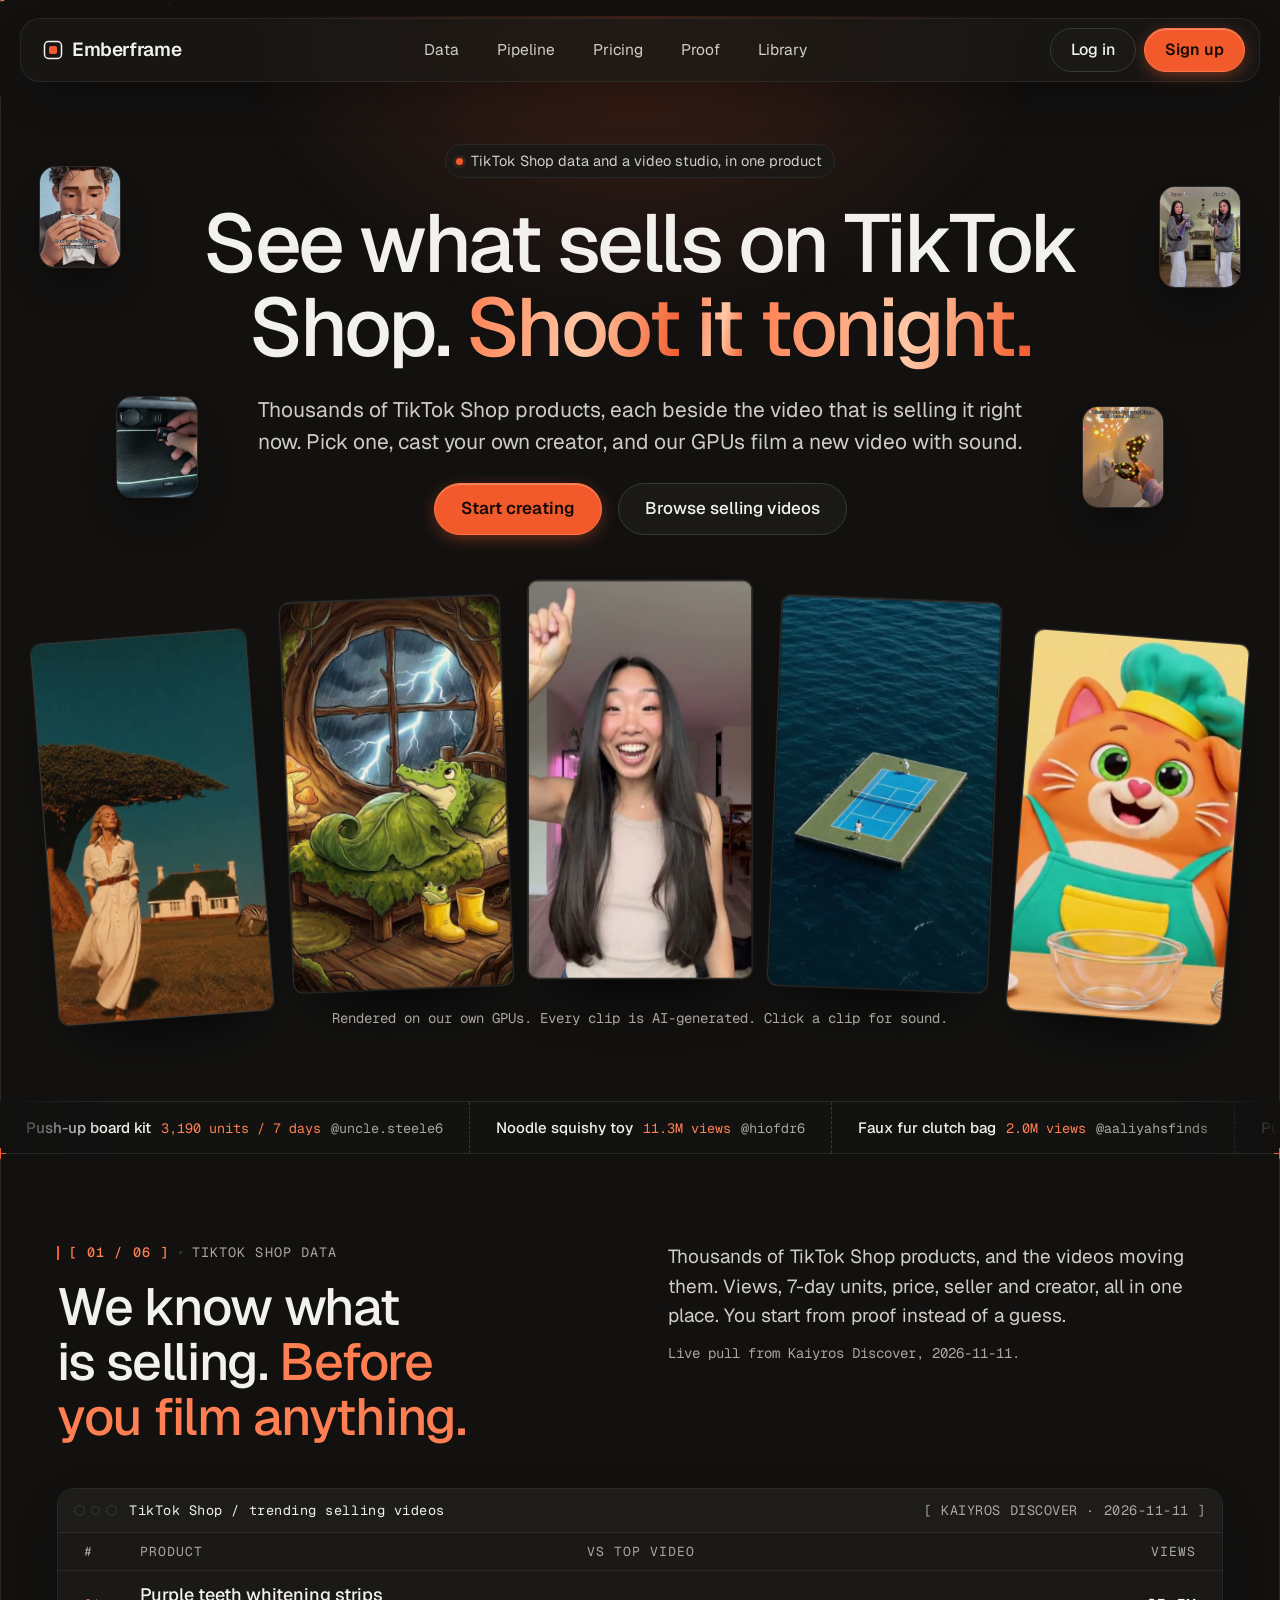
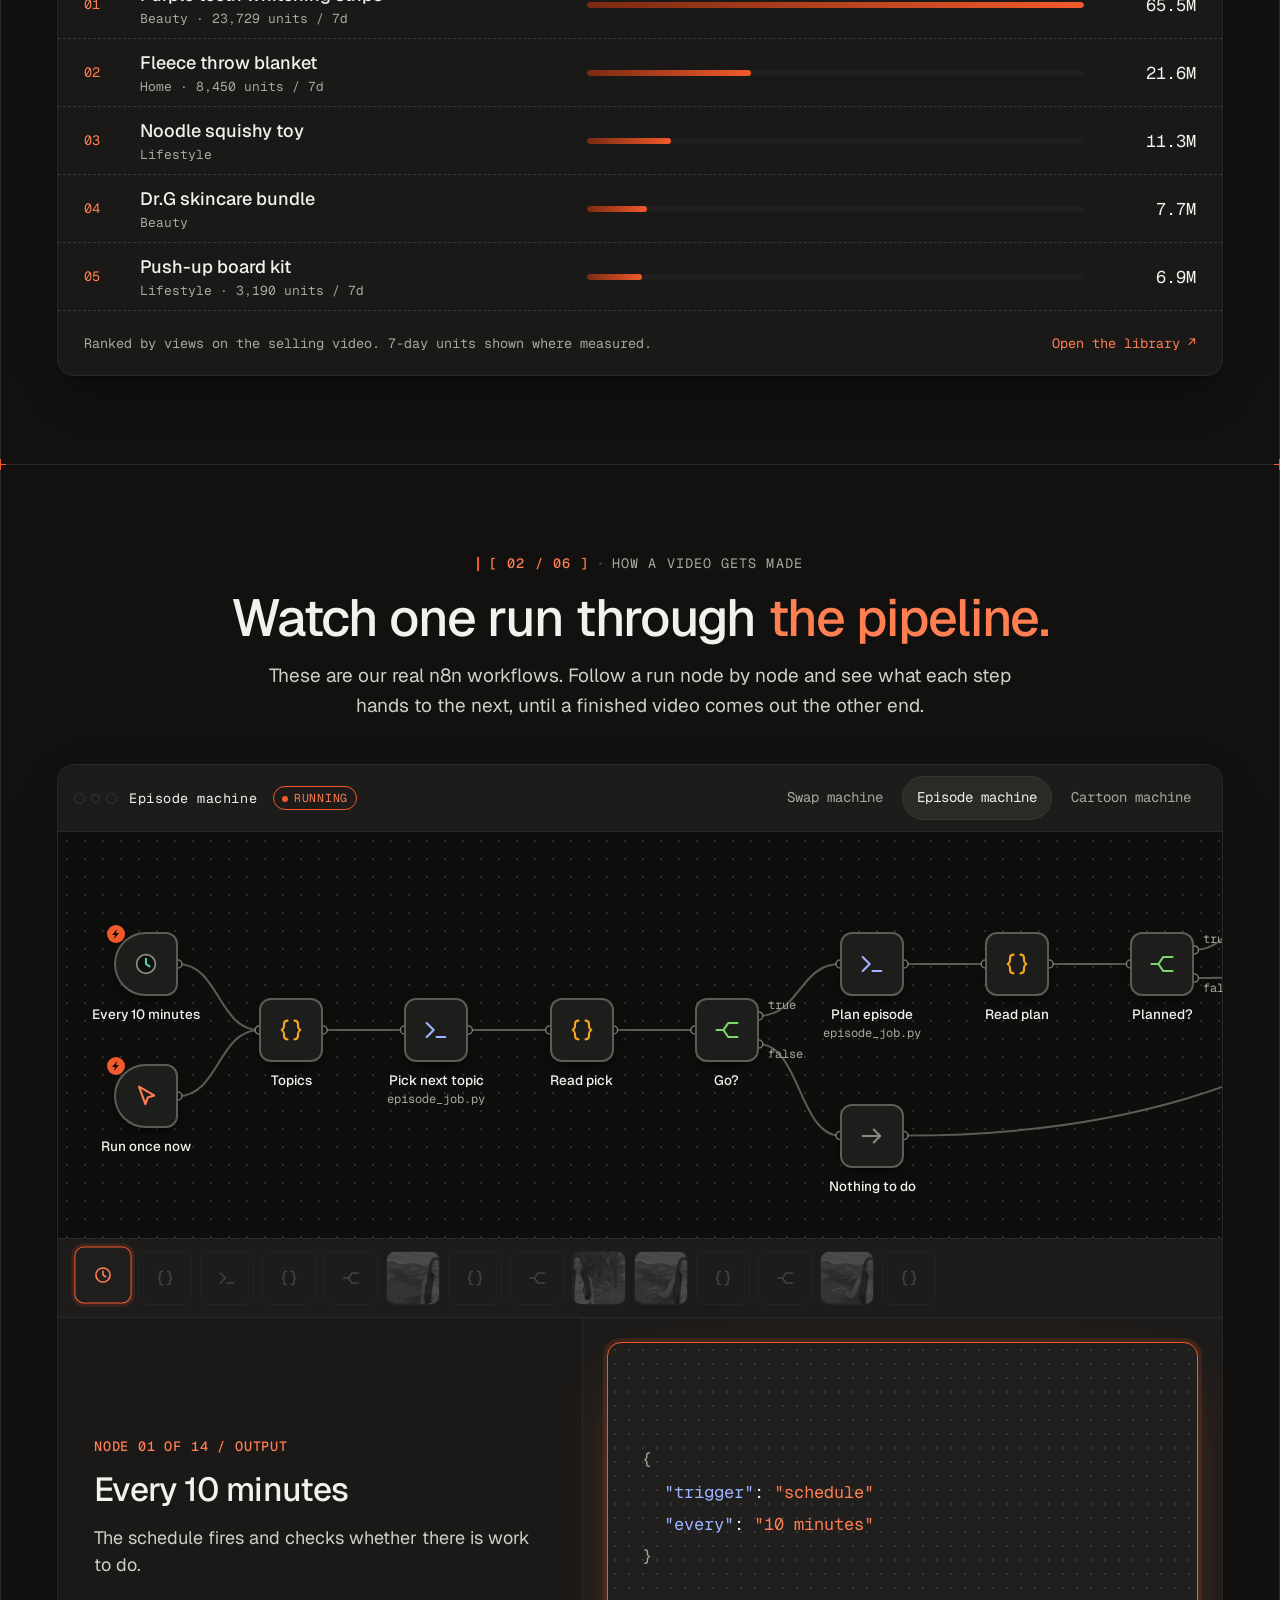
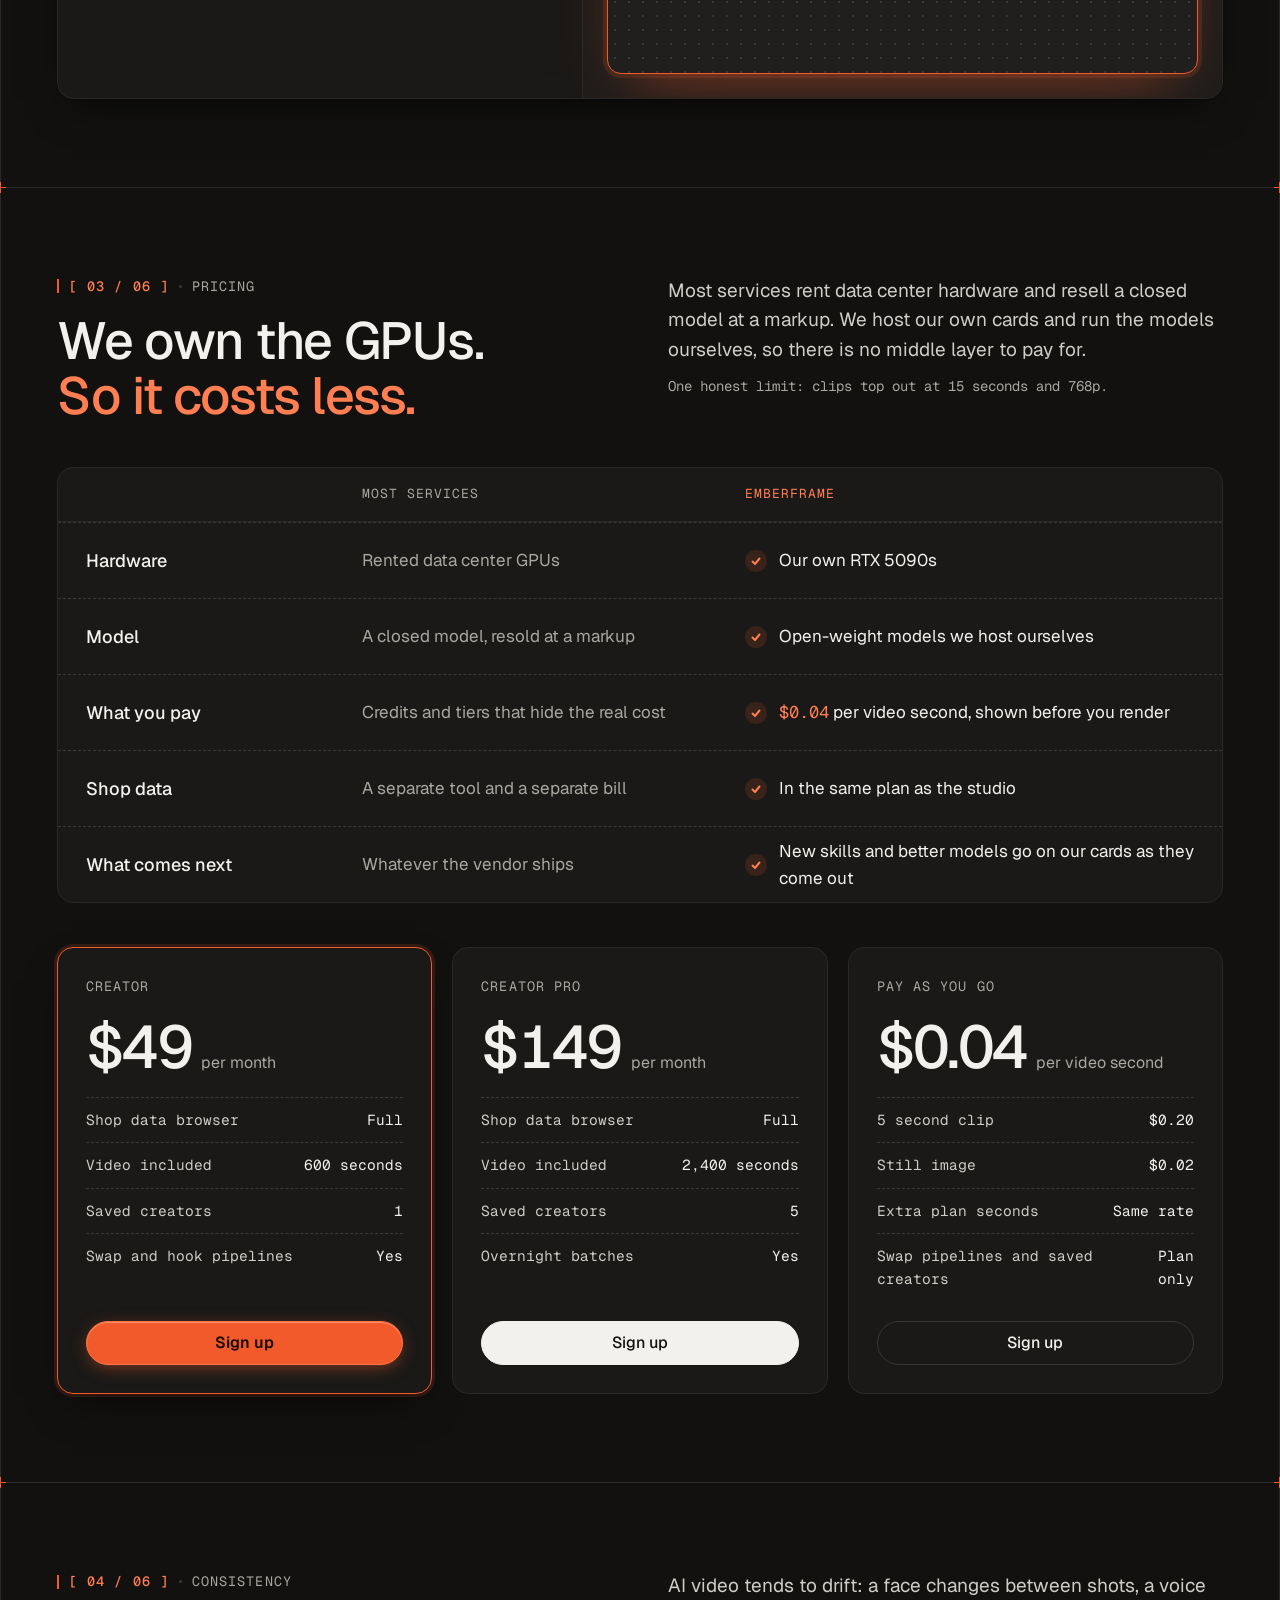
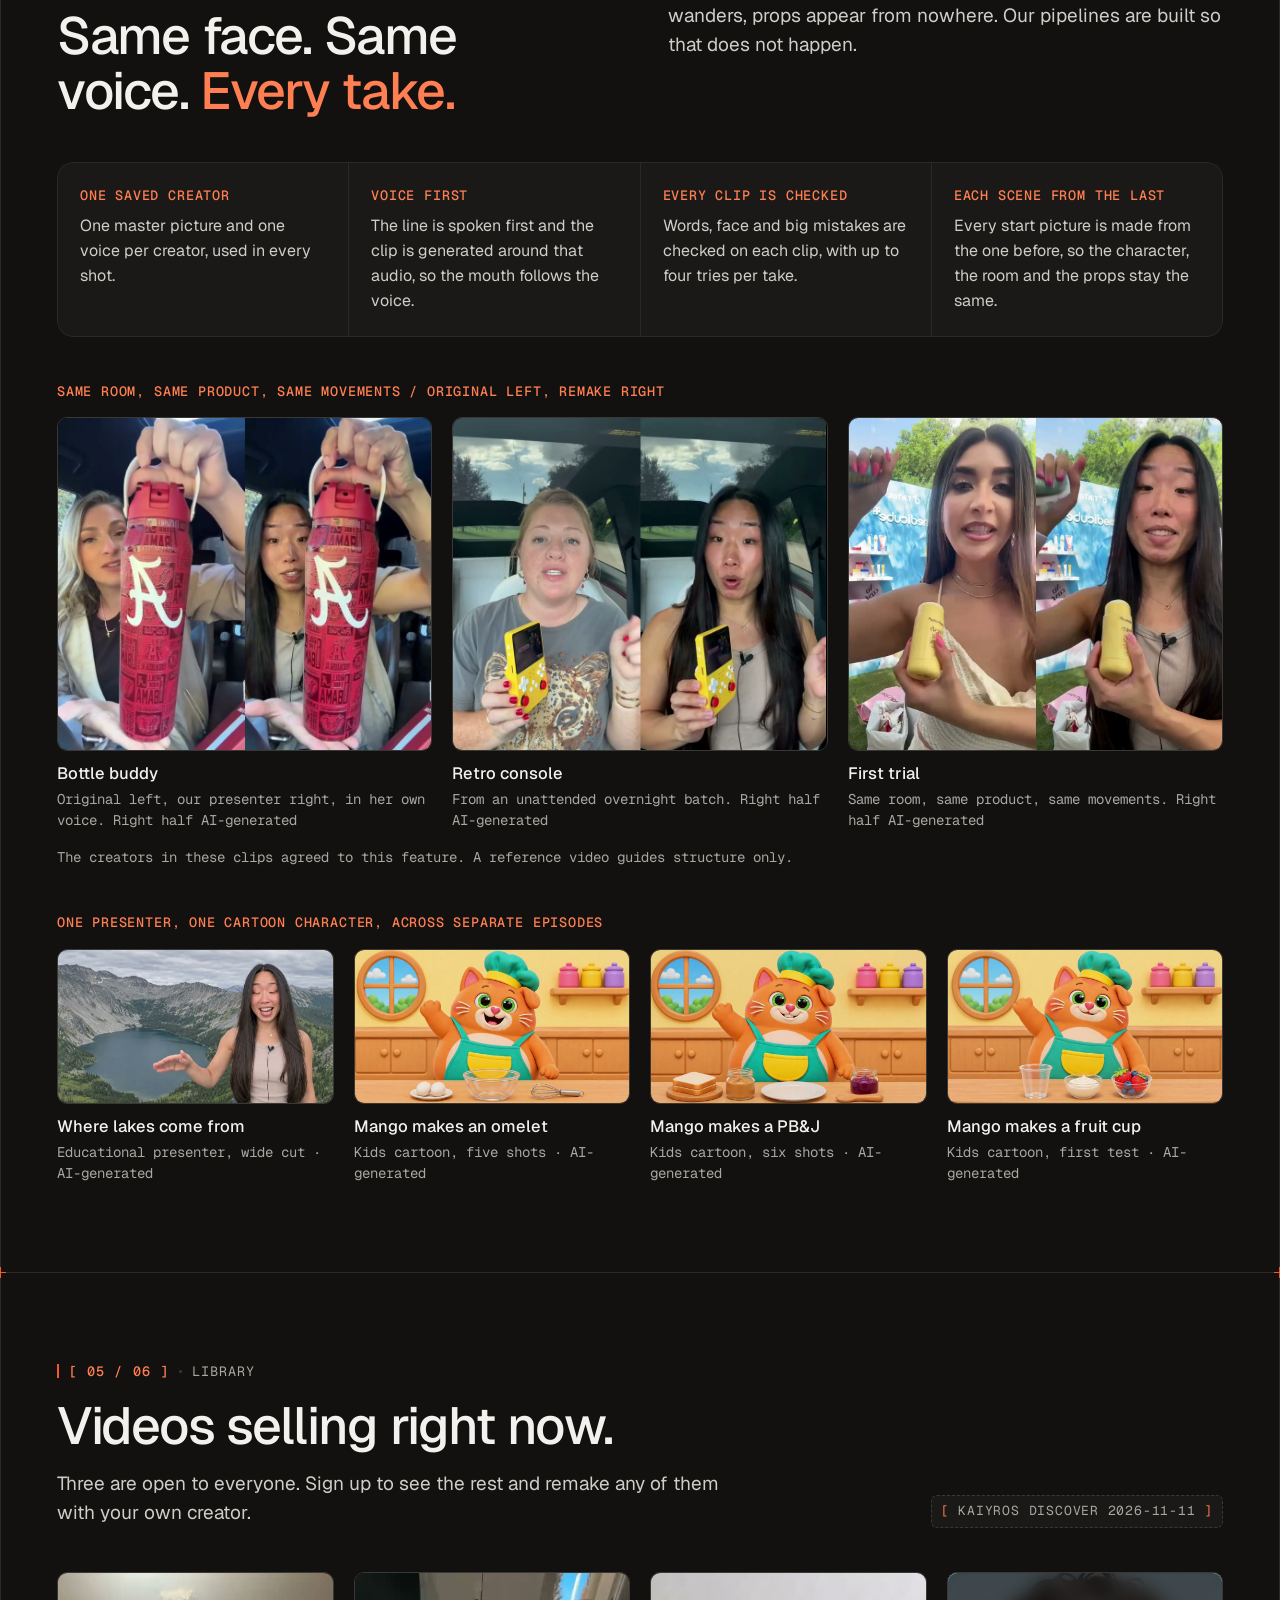
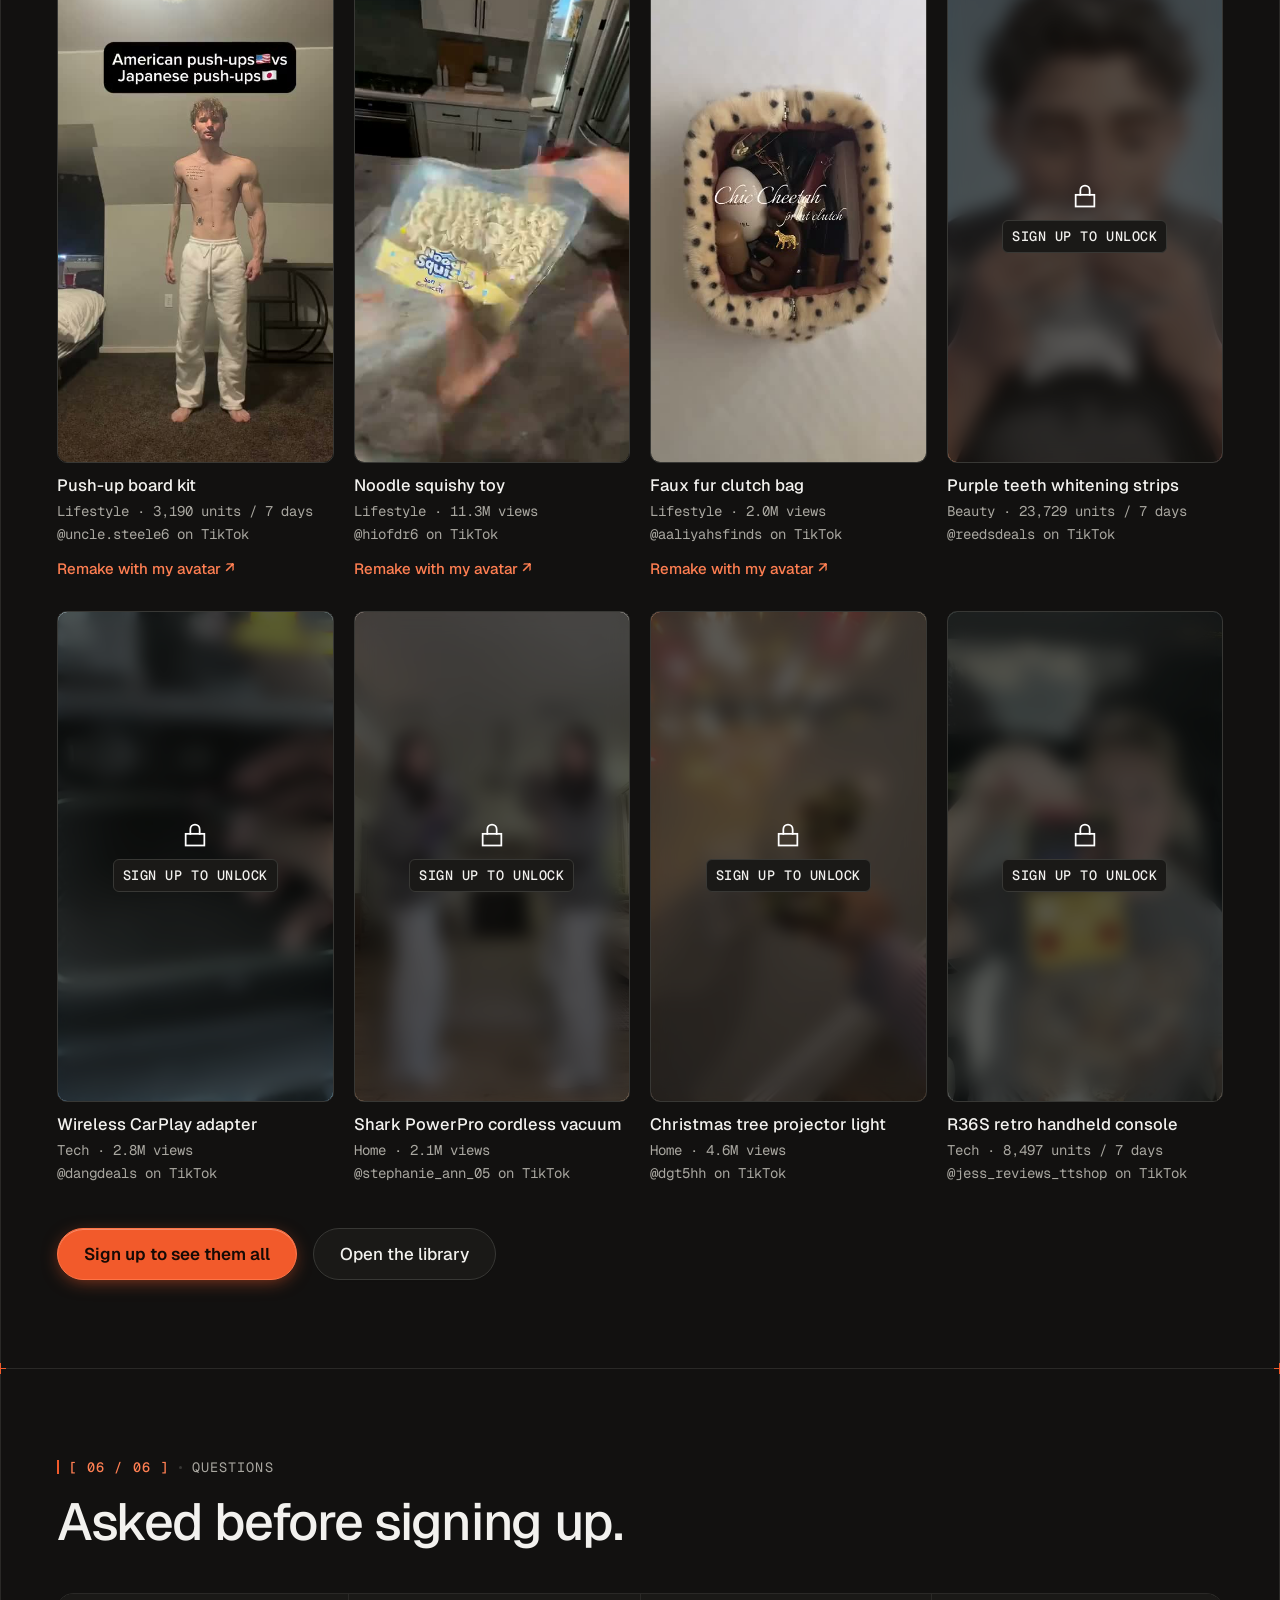
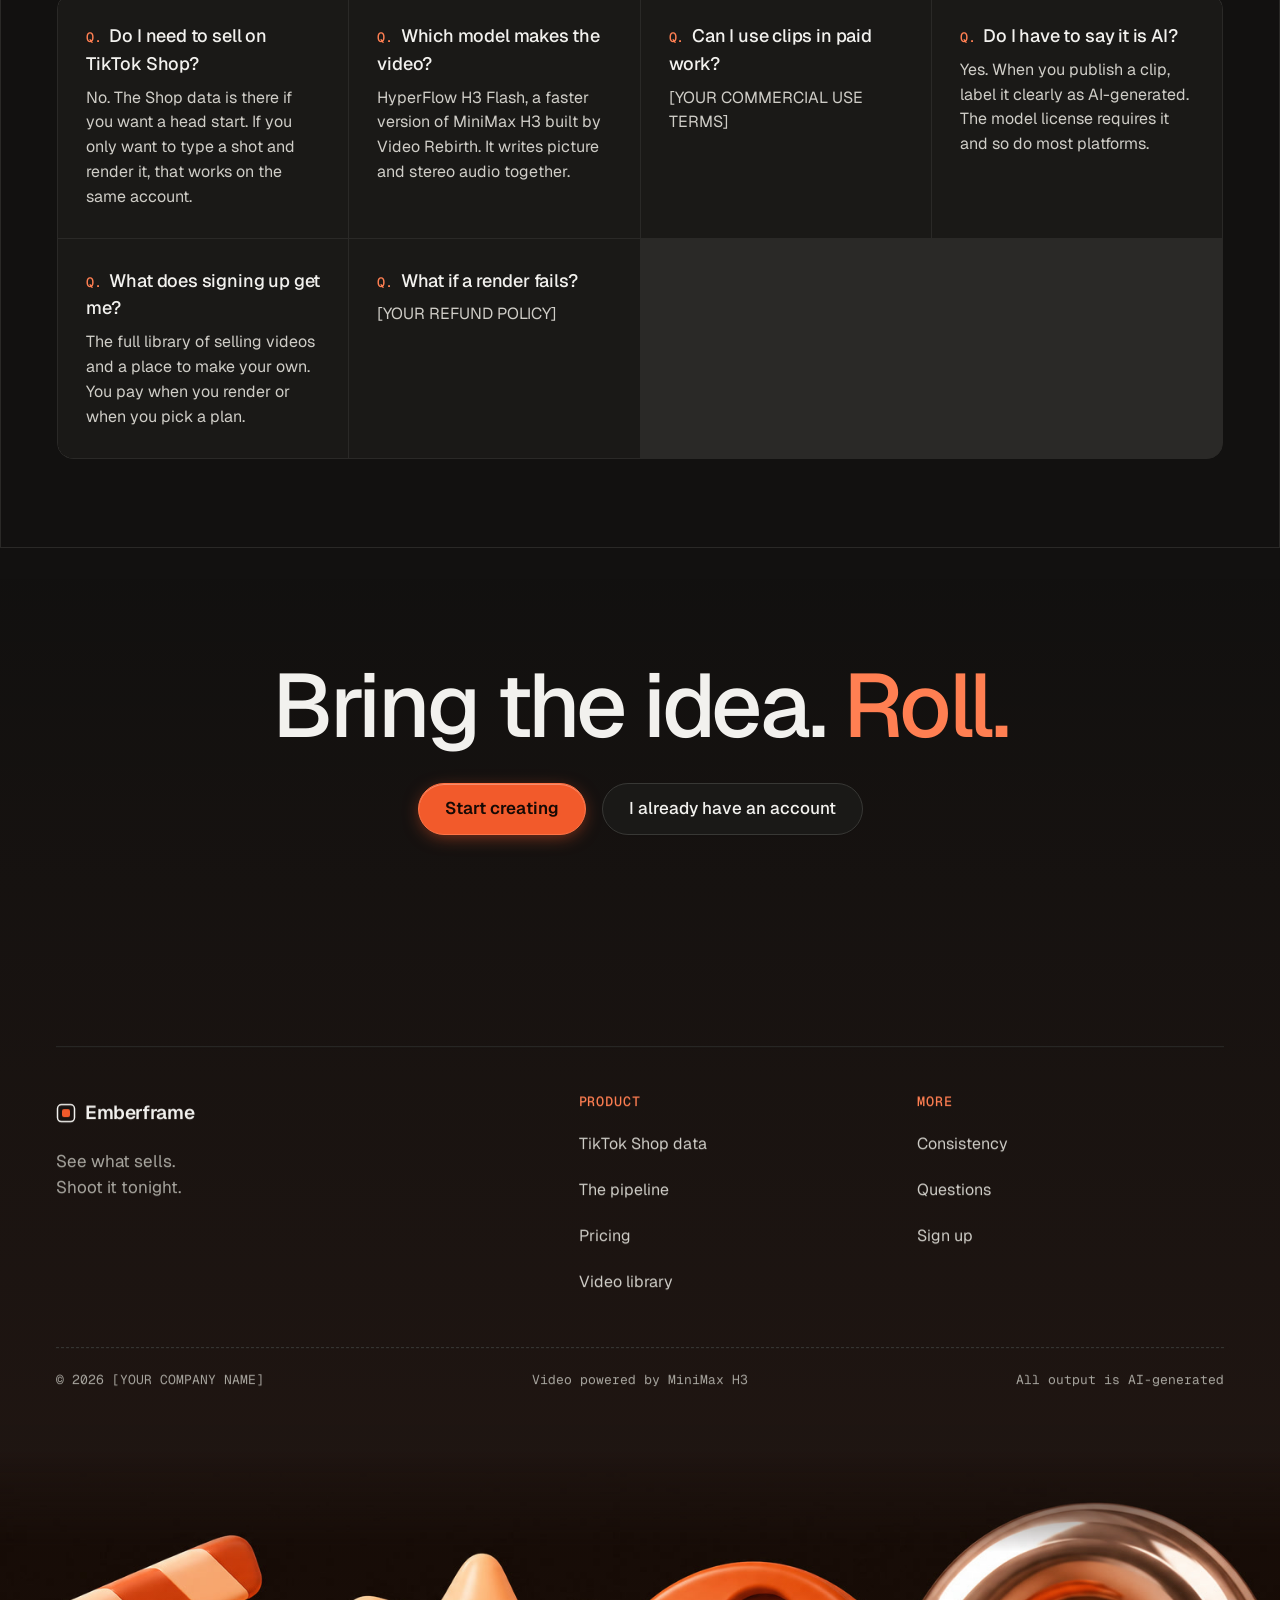
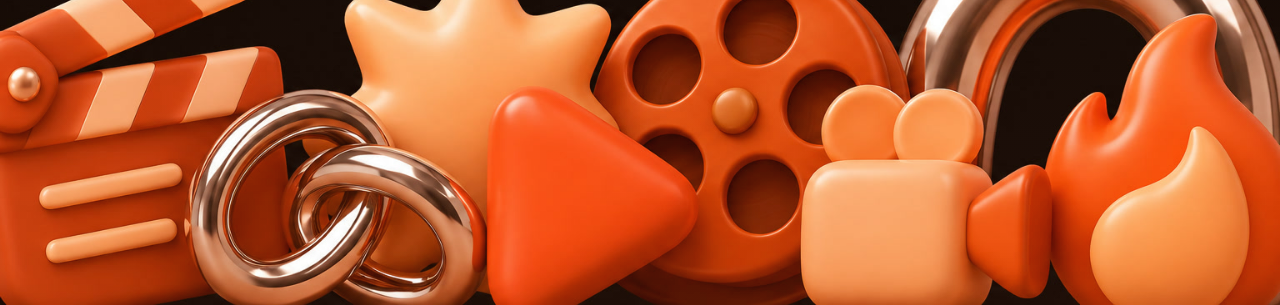
<file: index.html>
<!doctype html>
<html lang="en">
<head>
<meta charset="utf-8">
<meta name="viewport" content="width=device-width, initial-scale=1">
<title>Emberframe: a video studio in the cloud</title>
<meta name="description" content="See what is selling on TikTok Shop, then remake it with your own creator. Our GPUs film the new video with sound.">
<meta name="color-scheme" content="dark">
<link rel="preconnect" href="https://fonts.googleapis.com">
<link rel="preconnect" href="https://fonts.gstatic.com" crossorigin>
<link rel="stylesheet" href="https://fonts.googleapis.com/css2?family=Geist:wght@400;500;600&family=Geist+Mono:wght@400;500&display=swap">
<link rel="stylesheet" href="styles.css?v=14">
</head>
<body id="top">
<canvas id="embers" aria-hidden="true"></canvas>

<header class="top">
  <div class="wrap site-header">
    <a class="logo" href="index.html">
      <svg class="logo-mark" viewBox="0 0 20 20" aria-hidden="true"><rect x="1.5" y="1.5" width="17" height="17" rx="4" fill="none" stroke="#262626" stroke-width="1.5"/><rect x="6" y="6" width="8" height="8" rx="2" fill="#E5481B"/></svg>
      Emberframe
    </a>
    <nav class="nav" aria-label="Sections">
      <a href="#data">Data</a>
      <a href="#pipelines">Pipeline</a>
      <a href="#pricing">Pricing</a>
      <a href="#examples">Proof</a>
      <a href="library.html">Library</a>
    </nav>
    <div class="account" id="account"></div>
  </div>
</header>

<main>

<section class="sec hero">
  <div class="wrap">
    <div class="hero-floats" id="hero-floats" aria-hidden="true"></div>
    <div class="stack hero-copy">
      <span class="pill">TikTok Shop data and a video studio, in one product</span>
      <h1 class="display h1">See what sells on TikTok Shop. <span class="hl">Shoot it tonight.</span></h1>
      <p class="lede">Thousands of TikTok Shop products, each beside the video that is selling it right now. Pick one, cast your own creator, and our GPUs film a new video with sound.</p>
      <div class="cta-row">
        <a class="btn btn-accent btn-lg" href="library.html" data-auth="signup" data-href="library.html">Start creating</a>
        <a class="btn btn-lg" href="library.html">Browse selling videos</a>
      </div>
    </div>
    <div class="reel" id="reel" aria-label="Clips rendered on our GPUs"></div>
    <p class="fine reel-note">Rendered on our own GPUs. Every clip is AI-generated. Click a clip for sound.</p>
  </div>
</section>

<div class="ticker" aria-hidden="true"><div class="ticker-track" id="ticker"></div></div>

<section class="sec" id="data">
  <div class="wrap stack gap-l">
    <div class="split">
      <div class="stack head">
        <div class="marker"><b>[ 01 / 06 ]</b><i></i><span>TikTok Shop data</span></div>
        <h2 class="display h2">We know what is selling. <span class="hl">Before you film anything.</span></h2>
      </div>
      <div class="stack gap-s">
        <p class="lede">Thousands of TikTok Shop products, and the videos moving them. Views, 7-day units, price, seller and creator, all in one place. You start from proof instead of a guess.</p>
        <p class="fine">Live pull from Kaiyros Discover, 2026-11-11.</p>
      </div>
    </div>
    <div class="panel shop" aria-label="Trending selling videos">
      <div class="panel-bar">
        <span class="name"><span class="dots" aria-hidden="true"><i></i></span>TikTok Shop / trending selling videos</span>
        <span>[ KAIYROS DISCOVER &middot; 2026-11-11 ]</span>
      </div>
      <div class="shop-data">
        <div class="shop-head"><span>#</span><span>Product</span><span>vs top video</span><span>Views</span></div>
        <div id="shop-rows"></div>
        <div class="shop-foot">
          <span>Ranked by views on the selling video. 7-day units shown where measured.</span>
          <a href="library.html">Open the library &#8599;</a>
        </div>
      </div>
    </div>
  </div>
</section>

<section class="sec" id="pipelines">
  <div class="wrap stack gap-l">
    <div class="stack head center">
      <div class="marker"><b>[ 02 / 06 ]</b><i></i><span>How a video gets made</span></div>
      <h2 class="display h2">Watch one run through <span class="hl">the pipeline.</span></h2>
      <p class="lede">These are our real n8n workflows. Follow a run node by node and see what each step hands to the next, until a finished video comes out the other end.</p>
    </div>

    <div class="panel" id="flow">
      <div class="panel-bar">
        <span class="name"><span class="dots" aria-hidden="true"><i></i></span><span id="flow-name"></span><span class="run-state" id="flow-state">Running</span></span>
        <div class="flow-tabs" id="flow-tabs" role="group" aria-label="Workflow"></div>
      </div>
      <div class="flow-scroll" id="flow-scroll" tabindex="0" aria-label="Workflow diagram, scrolls sideways"><div class="flow-canvas" id="flow-canvas"></div></div>
      <div class="flow-strip" id="flow-strip" aria-hidden="true"></div>
      <div class="flow-info">
        <div class="stack flow-text" id="flow-text" aria-live="off"></div>
        <div class="flow-out" id="flow-out"></div>
      </div>
    </div>
  </div>
</section>

<section class="sec pricing" id="pricing">
  <div class="wrap stack gap-l">
    <div class="split">
      <div class="stack head">
        <div class="marker"><b>[ 03 / 06 ]</b><i></i><span>Pricing</span></div>
        <h2 class="display h2">We own the GPUs. <span class="hl">So it costs less.</span></h2>
      </div>
      <div class="stack gap-s">
        <p class="lede">Most services rent data center hardware and resell a closed model at a markup. We host our own cards and run the models ourselves, so there is no middle layer to pay for.</p>
        <p class="fine">One honest limit: clips top out at 15 seconds and 768p.</p>
      </div>
    </div>

    <div class="versus" role="table" aria-label="How we keep the price down">
      <div class="vs-head" role="row"><span role="columnheader"></span><span role="columnheader">Most services</span><span role="columnheader">Emberframe</span></div>
      <div class="vs-row" role="row"><b role="cell">Hardware</b><span role="cell">Rented data center GPUs</span><span role="cell" class="us">Our own RTX 5090s</span></div>
      <div class="vs-row" role="row"><b role="cell">Model</b><span role="cell">A closed model, resold at a markup</span><span role="cell" class="us">Open-weight models we host ourselves</span></div>
      <div class="vs-row" role="row"><b role="cell">What you pay</b><span role="cell">Credits and tiers that hide the real cost</span><span role="cell" class="us"><i data-price="rate"></i> per video second, shown before you render</span></div>
      <div class="vs-row" role="row"><b role="cell">Shop data</b><span role="cell">A separate tool and a separate bill</span><span role="cell" class="us">In the same plan as the studio</span></div>
      <div class="vs-row" role="row"><b role="cell">What comes next</b><span role="cell">Whatever the vendor ships</span><span role="cell" class="us">New skills and better models go on our cards as they come out</span></div>
    </div>

    <div class="plans">
      <div class="plan first stack">
        <span class="eyebrow">Creator</span>
        <div class="price"><b data-price="creator"></b><span>per month</span></div>
        <ul>
          <li><span>Shop data browser</span><span>Full</span></li>
          <li><span>Video included</span><span>600 seconds</span></li>
          <li><span>Saved creators</span><span>1</span></li>
          <li><span>Swap and hook pipelines</span><span>Yes</span></li>
        </ul>
        <button type="button" class="btn btn-accent" data-auth="signup">Sign up</button>
      </div>
      <div class="plan stack">
        <span class="eyebrow">Creator Pro</span>
        <div class="price"><b data-price="pro"></b><span>per month</span></div>
        <ul>
          <li><span>Shop data browser</span><span>Full</span></li>
          <li><span>Video included</span><span>2,400 seconds</span></li>
          <li><span>Saved creators</span><span>5</span></li>
          <li><span>Overnight batches</span><span>Yes</span></li>
        </ul>
        <button type="button" class="btn btn-ink" data-auth="signup">Sign up</button>
      </div>
      <div class="plan stack">
        <span class="eyebrow">Pay as you go</span>
        <div class="price"><b data-price="rate"></b><span>per video second</span></div>
        <ul>
          <li><span>5 second clip</span><span data-price="clip5"></span></li>
          <li><span>Still image</span><span data-price="image"></span></li>
          <li><span>Extra plan seconds</span><span>Same rate</span></li>
          <li><span>Swap pipelines and saved creators</span><span>Plan only</span></li>
        </ul>
        <button type="button" class="btn" data-auth="signup">Sign up</button>
      </div>
  </div>
</section>

<section class="sec" id="examples" aria-label="Consistency">
  <div class="wrap stack gap-l">
    <div class="split">
      <div class="stack head">
        <div class="marker"><b>[ 04 / 06 ]</b><i></i><span>Consistency</span></div>
        <h2 class="display h2">Same face. Same voice. <span class="hl">Every take.</span></h2>
      </div>
      <p class="lede">AI video tends to drift: a face changes between shots, a voice wanders, props appear from nowhere. Our pipelines are built so that does not happen.</p>
    </div>
    <div class="cells cells-4">
      <div class="pipe"><span class="tag">One saved creator</span><p>One master picture and one voice per creator, used in every shot.</p></div>
      <div class="pipe"><span class="tag">Voice first</span><p>The line is spoken first and the clip is generated around that audio, so the mouth follows the voice.</p></div>
      <div class="pipe"><span class="tag">Every clip is checked</span><p>Words, face and big mistakes are checked on each clip, with up to four tries per take.</p></div>
      <div class="pipe"><span class="tag">Each scene from the last</span><p>Every start picture is made from the one before, so the character, the room and the props stay the same.</p></div>
    </div>
    <div class="stack group">
      <span class="tag">Same room, same product, same movements / original left, remake right</span>
      <div class="tiles tiles-3" id="examples-swap"></div>
      <p class="fine">The creators in these clips agreed to this feature. A reference video guides structure only.</p>
    </div>
    <div class="stack group">
      <span class="tag">One presenter, one cartoon character, across separate episodes</span>
      <div class="tiles tiles-4" id="examples-wide"></div>
    </div>
  </div>
</section>

<section class="sec" id="library-teaser">
  <div class="wrap stack gap-l">
    <div class="head-row">
      <div class="stack head">
        <div class="marker"><b>[ 05 / 06 ]</b><i></i><span>Library</span></div>
        <h2 class="display h2">Videos selling right now.</h2>
        <p class="lede" data-guest>Three are open to everyone. Sign up to see the rest and remake any of them with your own creator.</p>
        <p class="lede" data-member hidden>You are signed in. The whole library is open.</p>
      </div>
      <span class="sample">KAIYROS DISCOVER 2026-11-11</span>
    </div>
    <div class="tiles" id="teaser-grid"></div>
    <div class="cta-row">
      <button type="button" class="btn btn-accent btn-lg" data-auth="signup" data-guest>Sign up to see them all</button>
      <a class="btn btn-lg" href="library.html">Open the library</a>
    </div>
  </div>
</section>

<section class="sec" id="questions">
  <div class="wrap stack gap-l">
    <div class="stack head">
      <div class="marker"><b>[ 06 / 06 ]</b><i></i><span>Questions</span></div>
      <h2 class="display h2">Asked before signing up.</h2>
    </div>
    <div class="cells cells-3 qa">
      <div><h3>Do I need to sell on TikTok Shop?</h3><p>No. The Shop data is there if you want a head start. If you only want to type a shot and render it, that works on the same account.</p></div>
      <div><h3>Which model makes the video?</h3><p>HyperFlow H3 Flash, a faster version of MiniMax H3 built by Video Rebirth. It writes picture and stereo audio together.</p></div>
      <div><h3>Can I use clips in paid work?</h3><p>[YOUR COMMERCIAL USE TERMS]</p></div>
      <div><h3>Do I have to say it is AI?</h3><p>Yes. When you publish a clip, label it clearly as AI-generated. The model license requires it and so do most platforms.</p></div>
      <div><h3>What does signing up get me?</h3><p>The full library of selling videos and a place to make your own. You pay when you render or when you pick a plan.</p></div>
      <div><h3>What if a render fails?</h3><p>[YOUR REFUND POLICY]</p></div>
    </div>
  </div>
</section>

</main>

<footer class="bigfoot" id="start">
  <div class="wrap">
    <div class="bf-cta stack">
      <h2 class="display">Bring the idea. <span class="hl">Roll.</span></h2>
      <div class="cta-row">
        <a class="btn btn-accent btn-lg" href="library.html" data-auth="signup" data-href="library.html">Start creating</a>
        <button type="button" class="btn btn-lg" data-auth="login" data-guest>I already have an account</button>
      </div>
    </div>
    <div class="bf-cols">
      <div class="stack bf-brand">
        <a class="logo" href="#top">
          <svg class="logo-mark" viewBox="0 0 20 20" aria-hidden="true"><rect x="1.5" y="1.5" width="17" height="17" rx="4" fill="none" stroke-width="1.5"/><rect x="6" y="6" width="8" height="8" rx="2"/></svg>
          Emberframe
        </a>
        <p>See what sells.<br>Shoot it tonight.</p>
      </div>
      <nav class="stack" aria-label="Product">
        <span class="tag">Product</span>
        <a href="#data">TikTok Shop data</a>
        <a href="#pipelines">The pipeline</a>
        <a href="#pricing">Pricing</a>
        <a href="library.html">Video library</a>
      </nav>
      <nav class="stack" aria-label="More">
        <span class="tag">More</span>
        <a href="#examples">Consistency</a>
        <a href="#questions">Questions</a>
        <a href="library.html" data-auth="signup" data-href="library.html">Sign up</a>
      </nav>
    </div>
    <div class="bf-legal">
      <span>&copy; 2026 [YOUR COMPANY NAME]</span>
      <span>Video powered by MiniMax H3</span>
      <span>All output is AI-generated</span>
    </div>
  </div>
  <div class="bf-stage" aria-hidden="true">
    <div class="bf-word"><span>Emberframe</span></div>
    <img class="bf-art" id="bf-art" src="media/footer_art.jpg" alt="" onerror="this.remove()">
  </div>
</footer>

<script src="config.js?v=14"></script>
<script src="pipelines.js?v=14"></script>
<script src="flows.js?v=14"></script>
<script src="particles.js?v=14"></script>
<script src="app.js?v=14"></script>
<script src="motion.js?v=14"></script>
</body>
</html>
</file>
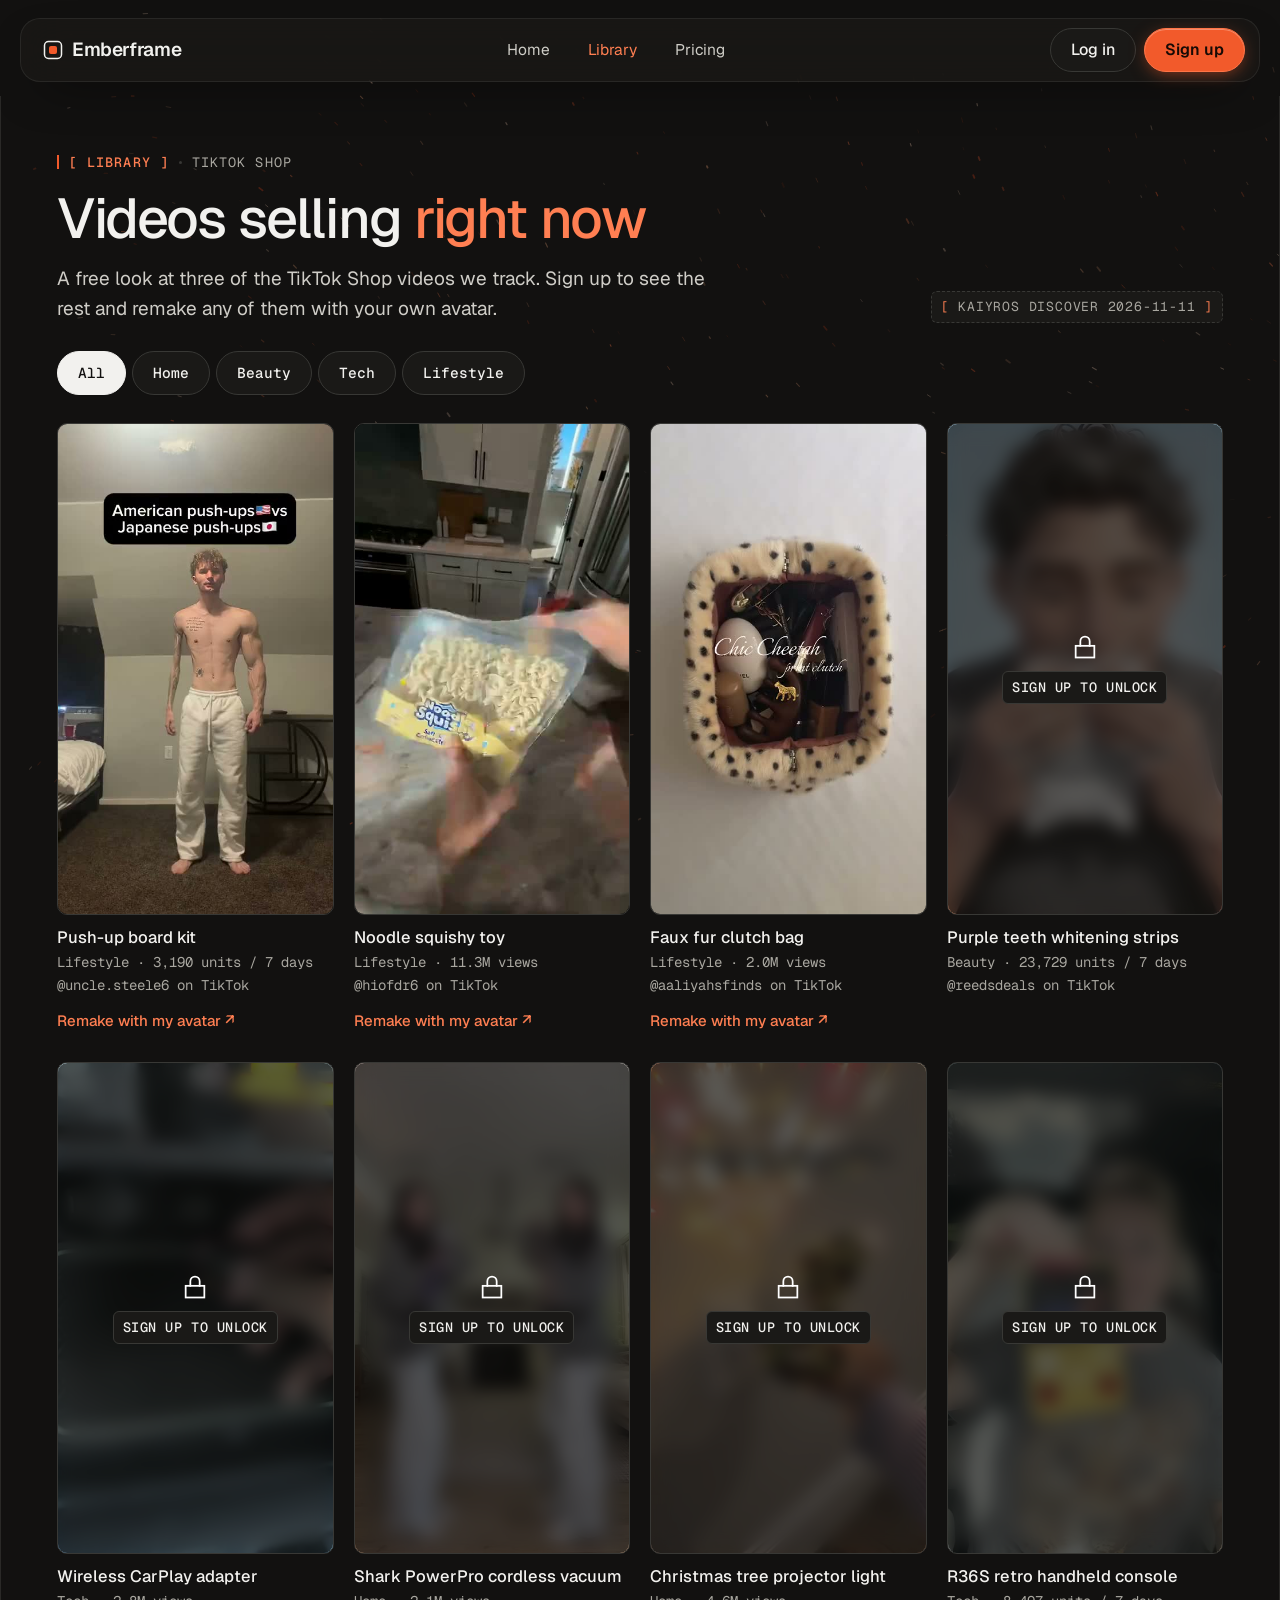
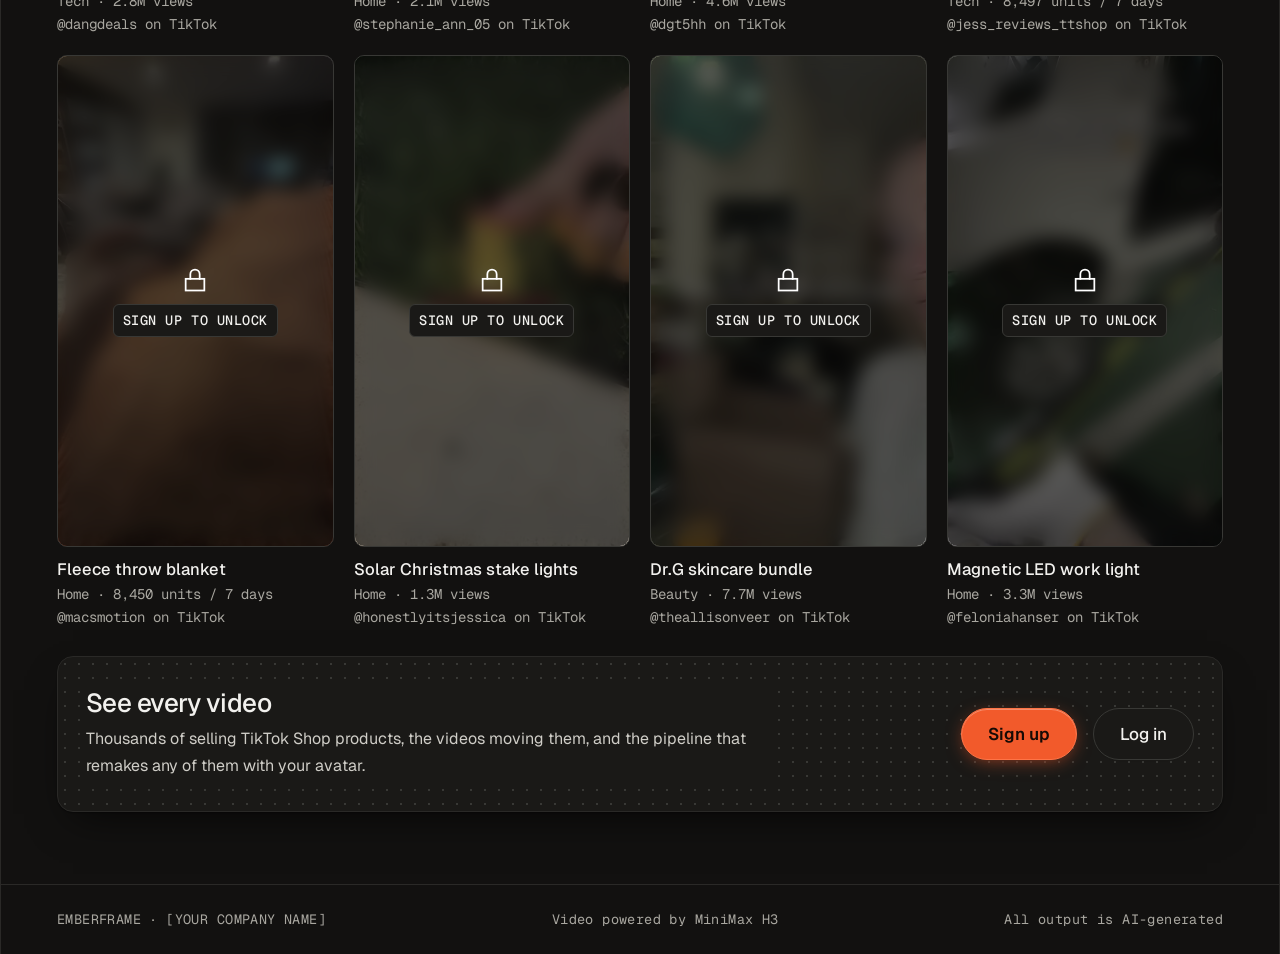
<file: library.html>
<!doctype html>
<html lang="en">
<head>
<meta charset="utf-8">
<meta name="viewport" content="width=device-width, initial-scale=1">
<title>Emberframe video library</title>
<meta name="color-scheme" content="dark">
<link rel="preconnect" href="https://fonts.googleapis.com">
<link rel="preconnect" href="https://fonts.gstatic.com" crossorigin>
<link rel="stylesheet" href="https://fonts.googleapis.com/css2?family=Geist:wght@400;500;600&family=Geist+Mono:wght@400;500&display=swap">
<link rel="stylesheet" href="styles.css?v=14">
</head>
<body>
<canvas id="embers" aria-hidden="true"></canvas>

<header class="top">
  <div class="wrap site-header">
    <a class="logo" href="index.html">
      <svg class="logo-mark" viewBox="0 0 20 20" aria-hidden="true"><rect x="1.5" y="1.5" width="17" height="17" rx="4" fill="none" stroke="#262626" stroke-width="1.5"/><rect x="6" y="6" width="8" height="8" rx="2" fill="#E5481B"/></svg>
      Emberframe
    </a>
    <nav class="nav" aria-label="App">
      <a href="index.html">Home</a>
      <a href="library.html" aria-current="page">Library</a>
      <a href="index.html#pricing">Pricing</a>
    </nav>
    <div class="account" id="account"></div>
  </div>
</header>

<main class="page">
  <div class="wrap stack">
    <div class="head-row">
      <div class="stack head">
        <div class="marker"><b>[ LIBRARY ]</b><i></i><span>TikTok Shop</span></div>
        <h1 class="display">Videos selling <span class="hl">right now</span></h1>
        <p class="lede" data-guest>A free look at three of the TikTok Shop videos we track. Sign up to see the rest and remake any of them with your own avatar.</p>
        <p class="lede" data-member hidden>Every video is open. Pick one and remake it with your own avatar.</p>
      </div>
      <span class="sample">KAIYROS DISCOVER 2026-11-11</span>
    </div>

    <div class="filters" id="cats" role="group" aria-label="Category">
      <button type="button" class="btn" data-cat="All" aria-pressed="true">All</button>
      <button type="button" class="btn" data-cat="Home" aria-pressed="false">Home</button>
      <button type="button" class="btn" data-cat="Beauty" aria-pressed="false">Beauty</button>
      <button type="button" class="btn" data-cat="Tech" aria-pressed="false">Tech</button>
      <button type="button" class="btn" data-cat="Lifestyle" aria-pressed="false">Lifestyle</button>
    </div>

    <div class="tiles" id="library-grid" data-cat="All"></div>

    <div class="banner" data-guest>
      <div>
        <b>See every video</b>
        <span>Thousands of selling TikTok Shop products, the videos moving them, and the pipeline that remakes any of them with your avatar.</span>
      </div>
      <div class="cta-row">
        <button type="button" class="btn btn-accent btn-lg" data-auth="signup">Sign up</button>
        <button type="button" class="btn btn-lg" data-auth="login">Log in</button>
      </div>
    </div>
  </div>
</main>

<footer class="footer">
  <div class="wrap">
    <span>EMBERFRAME · [YOUR COMPANY NAME]</span>
    <span>Video powered by MiniMax H3</span>
    <span>All output is AI-generated</span>
  </div>
</footer>

<script src="config.js?v=14"></script>
<script src="particles.js?v=14"></script>
<script src="app.js?v=14"></script>
<script src="motion.js?v=14"></script>
</body>
</html>
</file>
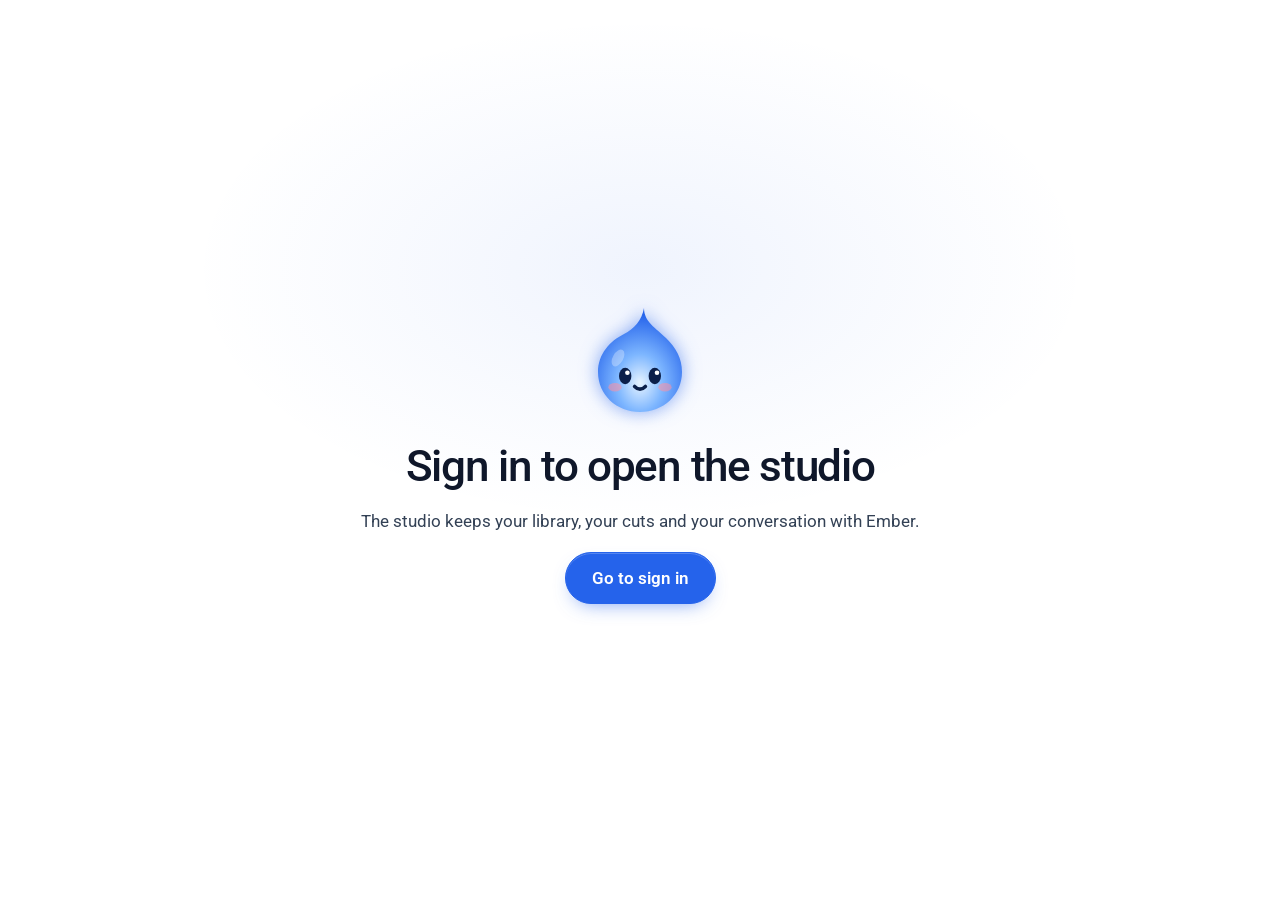
<file: studio.html>
<!doctype html>
<html lang="en">
<head>
<meta charset="utf-8">
<meta name="viewport" content="width=device-width, initial-scale=1">
<title>Emberframe Studio</title>
<meta name="color-scheme" content="light">
<link rel="preconnect" href="https://fonts.googleapis.com">
<link rel="preconnect" href="https://fonts.gstatic.com" crossorigin>
<link rel="stylesheet" href="https://fonts.googleapis.com/css2?family=Roboto:wght@400;500;600;700&family=Roboto+Mono:wght@400;500&display=swap">
<link rel="stylesheet" href="styles.css?v=17">
<link rel="stylesheet" href="studio.css?v=64">
<link rel="stylesheet" href="flow.css?v=32">
</head>
<body class="studio">

<!-- The left rail. A strip of icons: Media and Shop open the rail beside the board (its edge drags wider, or shut);
     a menu icon flies its items out. studio.js fills #side-menus and #side-menu; flow.js puts the open step in #side-pane. -->
<aside class="side" id="side" aria-label="Library and menus">
  <div class="side-strip">
    <button type="button" class="side-tog" id="side-tog" aria-expanded="false" aria-controls="side-pane" aria-label="Open the rail" title="Open the rail">
      <svg viewBox="0 0 20 20" aria-hidden="true"><g fill="none" stroke="currentColor" stroke-width="1.6" stroke-linecap="round" stroke-linejoin="round"><rect x="2.5" y="3.5" width="15" height="13" rx="3"/><path d="M8 3.500v13"/></g></svg>
    </button>
    <button type="button" class="side-h side-lib" data-view="media" aria-pressed="false" aria-label="Media: your files" title="Media: your files">
      <svg viewBox="0 0 20 20" aria-hidden="true"><g fill="none" stroke="currentColor" stroke-width="1.6" stroke-linecap="round" stroke-linejoin="round"><rect x="3" y="4.500" width="14" height="11" rx="2.500"/><path d="M8.500 7.800v4.400l3.700-2.200z"/></g></svg>
    </button>
    <button type="button" class="side-h side-lib" data-view="shop" aria-pressed="false" aria-label="Shop: selling videos" title="Shop: selling videos">
      <svg viewBox="0 0 20 20" aria-hidden="true"><g fill="none" stroke="currentColor" stroke-width="1.6" stroke-linecap="round" stroke-linejoin="round"><path d="M5 7.500h10l-.8 8.500H5.800zM7.500 7.500V6.200a2.500 2.500 0 0 1 5 0v1.300"/></g></svg><i id="shop-count"></i>
    </button>
    <span class="side-sep" aria-hidden="true"></span>
    <nav class="side-menus" id="side-menus" aria-label="Menus"></nav>
    <a class="side-logo" href="index.html" aria-label="Emberframe home" title="Emberframe home">
      <svg viewBox="0 0 20 20" aria-hidden="true"><rect x="1.5" y="1.5" width="17" height="17" rx="5" fill="none" stroke="currentColor" stroke-width="1.5"/><rect class="core" x="6" y="6" width="8" height="8" rx="2.5"/></svg>
    </a>
  </div>
  <div class="side-pane" id="side-pane">
    <section class="lib" id="lib" aria-label="Library">
      <div class="lib-rail">
        <div class="lib-tabs">
          <b id="lib-title">Media</b>
          <button type="button" class="icon-btn grow-btn" id="lib-grow" title="Open the full view" aria-label="Open the full view">
            <svg viewBox="0 0 20 20" aria-hidden="true"><path d="M11.5 4.5h4v4M15.5 4.5L11 9M8.5 15.5h-4v-4M4.5 15.5L9 11" fill="none" stroke="currentColor" stroke-width="1.6" stroke-linecap="round" stroke-linejoin="round"/></svg>
          </button>
          <label class="icon-btn up" title="Upload" aria-label="Upload">
            <svg viewBox="0 0 20 20" aria-hidden="true"><path d="M10 13.5v-9M6 8l4-4 4 4M4.5 15.5h11" fill="none" stroke="currentColor" stroke-width="1.6" stroke-linecap="round" stroke-linejoin="round"/></svg>
            <input type="file" id="upload" accept="video/*,audio/*,image/*" multiple hidden>
          </label>
          <button type="button" class="icon-btn pane-x" id="pane-x" title="Close the rail" aria-label="Close the rail">
            <svg viewBox="0 0 20 20" aria-hidden="true"><path d="M12 5l-5 5 5 5" fill="none" stroke="currentColor" stroke-width="1.7" stroke-linecap="round" stroke-linejoin="round"/></svg>
          </button>
        </div>
        <div class="lib-list" id="lib-media"></div>
        <div class="lib-list shop" id="lib-shop" hidden></div>
      </div>
    </section>
  </div>
  <div class="side-fly" id="side-menu" hidden>
    <h3 id="side-menu-t"></h3>
    <div class="side-items" id="side-items" role="menu"></div>
  </div>
  <div class="rz rz-rail" id="rz-rail" role="separator" aria-orientation="vertical" tabindex="0" aria-label="Resize the rail" title="Drag to make the rail wider or narrower. Double-click to reset."></div>
</aside>

<header class="s-top">
  <button type="button" class="icon-btn side-btn" id="side-open" aria-expanded="false" aria-controls="side" aria-label="Open the rail" title="Media, Shop and menus">
    <svg viewBox="0 0 20 20" aria-hidden="true"><path d="M4 6h12M4 10h12M4 14h12" fill="none" stroke="currentColor" stroke-width="1.6" stroke-linecap="round"/></svg>
  </button>
  <div class="s-title">
    <input class="s-name" id="s-name" aria-label="Project name" spellcheck="false">
    <span class="s-saved" id="s-saved" role="status"></span>
  </div>
  <div class="s-right">
    <button type="button" class="s-acct" id="acct-btn" aria-haspopup="true" aria-expanded="false" title="Account">
      <span id="s-who"></span><svg viewBox="0 0 16 16" aria-hidden="true"><path d="M4 6.5l4 4 4-4" fill="none" stroke="currentColor" stroke-width="1.6" stroke-linecap="round" stroke-linejoin="round"/></svg>
    </button>
    <button type="button" class="btn btn-accent" id="s-next">Next: post
      <svg viewBox="0 0 16 16" aria-hidden="true"><path d="M3 8h9M8.5 4l4 4-4 4" fill="none" stroke="currentColor" stroke-width="1.8" stroke-linecap="round" stroke-linejoin="round"/></svg>
    </button>
  </div>
</header>

<div class="s-body">

  <!-- Ember -->
  <aside class="panel chat" aria-label="Ember">
    <div class="chat-head">
      <span class="orb" id="orb" aria-hidden="true"><i></i></span>
      <div class="chat-id"><b>Ember</b><span id="ember-state">Starting up</span></div>
      <button type="button" class="chat-new" id="chat-clear" title="Start a clean chat about this same video. This one is kept in History.">
        <svg viewBox="0 0 20 20" aria-hidden="true"><path d="M10 4.5v11M4.5 10h11" fill="none" stroke="currentColor" stroke-width="1.7" stroke-linecap="round"/></svg>New chat
      </button>
      <button type="button" class="icon-btn chat-hide" id="chat-hide" title="Hide the chat" aria-label="Hide the chat"><svg viewBox="0 0 20 20" aria-hidden="true"><path d="M12 5l-5 5 5 5" fill="none" stroke="currentColor" stroke-width="1.7" stroke-linecap="round" stroke-linejoin="round"/></svg></button>
    </div>
    <div class="chat-log" id="chat-log" aria-live="polite"></div>
    <div class="chat-foot">
      <div class="chat-chips" id="chat-chips"></div>
    </div>
  </aside>

  <!-- Editor -->
  <main class="ed">
    <div class="rz rz-chat" id="rz-chat" role="separator" aria-orientation="vertical" tabindex="0" aria-label="Resize Ember's panel" title="Drag to resize. Double-click to reset."></div>
    <div class="rz rz-tl" id="rz-tl" role="separator" aria-orientation="horizontal" tabindex="0" aria-label="Resize the timeline" title="Drag to resize. Double-click to reset."></div>
    <!-- The browse view: a full view of the library or of what is selling, laid over the editor. -->
    <section class="panel lib-wide" id="canvas" aria-label="Browse" aria-hidden="true">
      <div class="cv-head">
        <div class="cv-id"><span class="tag"><span class="orb mini" aria-hidden="true"></span>Ember's view</span><h2 id="cv-title"></h2><p id="cv-sub"></p></div>
        <div class="cv-actions">
        <button type="button" class="btn" id="cv-nums" aria-pressed="false" hidden><svg viewBox="0 0 16 16" aria-hidden="true"><path d="M3 13V8M8 13V3M13 13V6" fill="none" stroke="currentColor" stroke-width="1.8" stroke-linecap="round"/></svg><span>Show the numbers</span></button>
        <button type="button" class="btn" id="cv-close">
          <svg viewBox="0 0 16 16" aria-hidden="true"><path d="M13 8H4M7.5 4l-4 4 4 4" fill="none" stroke="currentColor" stroke-width="1.8" stroke-linecap="round" stroke-linejoin="round"/></svg>Back to the canvas<kbd>Esc</kbd>
        </button>
        </div>
      </div>
      <div class="cv-body" id="cv-body"></div>
    </section>
    <div class="ed-top">
      <section class="panel mon" aria-label="Preview">
        <div class="stage" id="stage">
          <div class="screen" id="screen">
            <video id="vid-a" playsinline preload="auto"></video>
            <video id="vid-b" playsinline preload="auto"></video>
            <div class="cap-live" id="cap-live" hidden></div>
            <div class="rec-count" id="rec-count" hidden></div>
            <div class="rec-live" id="rec-live" hidden><i></i>Recording your voice</div>
            <div class="empty" id="empty" hidden><b>Nothing on the timeline yet</b><span>Drag a clip down from the library, or ask Ember to film one.</span></div>
          </div>
        </div>
        <div class="transport">
          <div class="tp-left"><span class="time"><b id="t-now">0:00.0</b><i>/</i><span id="t-all">0:00.0</span></span></div>
          <div class="tp-mid">
            <button type="button" class="tp" id="tp-prev" aria-label="Previous cut" title="Previous cut">
              <svg viewBox="0 0 20 20" aria-hidden="true"><path d="M6 5v10M15 5.5L8.5 10l6.5 4.5z" fill="currentColor" stroke="currentColor" stroke-width="1.4" stroke-linejoin="round" stroke-linecap="round"/></svg>
            </button>
            <button type="button" class="play" id="play" aria-label="Play or pause">
              <svg viewBox="0 0 20 20" aria-hidden="true"><path id="play-ico" d="M6.5 4.2l10 5.8-10 5.8z" fill="currentColor"/></svg>
            </button>
            <button type="button" class="tp" id="tp-next" aria-label="Next cut" title="Next cut">
              <svg viewBox="0 0 20 20" aria-hidden="true"><path d="M14 5v10M5 5.5l6.5 4.5L5 14.5z" fill="currentColor" stroke="currentColor" stroke-width="1.4" stroke-linejoin="round" stroke-linecap="round"/></svg>
            </button>
          </div>
          <div class="tp-right">
            <div class="shape" id="aspect" role="group" aria-label="Shape">
              <button type="button" data-a="9:16" title="Vertical 9:16"><i class="r916"></i></button>
              <button type="button" data-a="1:1" title="Square 1:1"><i class="r11"></i></button>
              <button type="button" data-a="16:9" title="Wide 16:9"><i class="r169"></i></button>
            </div>
          </div>
        </div>
      </section>
    </div>

    <section class="panel tl" aria-label="Timeline">
      <div class="tl-tools">
        <div class="grp">
          <button type="button" class="tool ico" id="t-undo" title="Undo (Cmd Z)" aria-label="Undo"><svg viewBox="0 0 20 20" aria-hidden="true"><path d="M7 5L3.5 8.5 7 12M4 8.5h7.5a4 4 0 0 1 0 8H9" fill="none" stroke="currentColor" stroke-width="1.6" stroke-linecap="round" stroke-linejoin="round"/></svg></button>
          <button type="button" class="tool ico" id="t-redo" title="Redo (Shift Cmd Z)" aria-label="Redo"><svg viewBox="0 0 20 20" aria-hidden="true"><path d="M13 5l3.5 3.5L13 12M16 8.5H8.5a4 4 0 0 0 0 8H11" fill="none" stroke="currentColor" stroke-width="1.6" stroke-linecap="round" stroke-linejoin="round"/></svg></button>
        </div>
        <div class="grp">
          <button type="button" class="tool" id="t-split" title="Split at the playhead (S)"><svg viewBox="0 0 20 20" aria-hidden="true"><path d="M10 2.5v15M6 6l-2.5 4L6 14M14 6l2.5 4L14 14" fill="none" stroke="currentColor" stroke-width="1.6" stroke-linecap="round" stroke-linejoin="round"/></svg>Split</button>
          <button type="button" class="tool" id="t-del" title="Delete the selection (Delete)"><svg viewBox="0 0 20 20" aria-hidden="true"><path d="M4.5 6h11M8 6V4.5h4V6M6 6l.7 9.5h6.6L14 6" fill="none" stroke="currentColor" stroke-width="1.6" stroke-linecap="round" stroke-linejoin="round"/></svg>Delete</button>
        </div>
        <div class="grp magic">
          <button type="button" class="tool" id="t-clean" title="Cut the pauses out"><svg viewBox="0 0 20 20" aria-hidden="true"><path d="M3 10h2M7 6v8M10.5 8.5v3M14 4.5v11M17 10h0" fill="none" stroke="currentColor" stroke-width="1.7" stroke-linecap="round"/></svg>Clean up</button>
          <button type="button" class="tool" id="t-caps" title="Captions from the speech"><svg viewBox="0 0 20 20" aria-hidden="true"><rect x="2.5" y="4.5" width="15" height="11" rx="3" fill="none" stroke="currentColor" stroke-width="1.6"/><path d="M6 11.5h3M11 11.5h3" stroke="currentColor" stroke-width="1.6" stroke-linecap="round"/></svg>Captions</button>
          <button type="button" class="tool" id="t-cap1" title="Add one caption at the playhead">+ Caption</button>
        </div>
        <div class="grp">
          <button type="button" class="tool rec" id="t-rec" title="Record your own voice over the cut, from the playhead" aria-pressed="false"><svg viewBox="0 0 20 20" aria-hidden="true"><rect x="7.5" y="3" width="5" height="9" rx="2.5" fill="none" stroke="currentColor" stroke-width="1.6"/><path d="M5 10a5 5 0 0 0 10 0M10 15v2.5" fill="none" stroke="currentColor" stroke-width="1.6" stroke-linecap="round"/></svg><span id="t-rec-label">Record voice</span><i id="t-rec-level" aria-hidden="true"></i></button>
        </div>
        <div class="insp" id="insp" hidden></div>
        <span class="grow"></span>
        <span class="keys" aria-hidden="true"><kbd>Space</kbd> play <kbd>S</kbd> split <kbd>&#9003;</kbd> delete</span>
        <label class="zoom"><svg viewBox="0 0 20 20" aria-hidden="true"><circle cx="9" cy="9" r="5" fill="none" stroke="currentColor" stroke-width="1.6"/><path d="M13 13l3.5 3.5" stroke="currentColor" stroke-width="1.6" stroke-linecap="round"/></svg><input type="range" id="zoom" min="20" max="220" value="70" aria-label="Zoom"></label>
      </div>
      <div class="tl-wrap">
        <div class="tl-labels">
          <span></span>
          <span><svg viewBox="0 0 20 20" aria-hidden="true"><rect x="3" y="5" width="14" height="10" rx="2.5" fill="none" stroke="currentColor" stroke-width="1.5"/><path d="M8.5 8l3.5 2-3.5 2z" fill="currentColor"/></svg>Video</span>
          <span><svg viewBox="0 0 20 20" aria-hidden="true"><path d="M4 9v2M7.5 6v8M11 8v4M14.5 5v10" fill="none" stroke="currentColor" stroke-width="1.6" stroke-linecap="round"/></svg>Audio</span>
          <span><svg viewBox="0 0 20 20" aria-hidden="true"><path d="M4 6h12M4 10h12M4 14h7" fill="none" stroke="currentColor" stroke-width="1.6" stroke-linecap="round"/></svg>Text</span>
        </div>
        <div class="tl-scroll" id="tl-scroll">
          <div class="tl-inner" id="tl-inner">
            <div class="ruler" id="ruler"></div>
            <div class="lane" id="lane-video" data-track="video" data-hint="Drop clips here. They play in order."></div>
            <div class="lane" id="lane-audio" data-track="audio" data-hint="Voice lines and music go here."></div>
            <div class="lane" id="lane-captions" data-track="captions" data-hint="Captions appear here."></div>
            <div class="marker" id="marker" hidden></div>
            <div class="playhead" id="playhead"><i></i></div>
          </div>
        </div>
      </div>
    </section>

    <!-- Step 1 -->
    <div class="sheet" id="sheet-create" hidden>
      <div class="sheet-in">
        <span class="tag">Step 1</span>
        <h2>How do you want to start?</h2>
        <div class="starts">
          <button type="button" data-say="Find what is trending on TikTok Shop right now and show me the best five to remake.">
            <svg viewBox="0 0 24 24" aria-hidden="true"><path d="M5 8h14l-1.2 11H6.2zM9 8V6.5a3 3 0 0 1 6 0V8" fill="none" stroke="currentColor" stroke-width="1.6" stroke-linejoin="round"/></svg>
            <b>Start from what sells</b><span>Ember searches TikTok Shop and brings back the videos that are moving product.</span></button>
          <button type="button" data-fill="Film a 6 second vertical shot: ">
            <svg viewBox="0 0 24 24" aria-hidden="true"><path d="M12 3l1.8 5.2L19 10l-5.2 1.8L12 17l-1.8-5.2L5 10l5.2-1.8zM18.5 15.5l.8 2.2 2.2.8-2.2.8-.8 2.2-.8-2.2-2.2-.8 2.2-.8z" fill="none" stroke="currentColor" stroke-width="1.5" stroke-linejoin="round"/></svg>
            <b>Film a new shot</b><span>Describe it the way you would to a camera operator. Our GPUs render it with sound.</span></button>
          <button type="button" data-upload>
            <svg viewBox="0 0 24 24" aria-hidden="true"><path d="M12 15.5V5M7.5 9.5L12 5l4.5 4.5M5 18.5h14" fill="none" stroke="currentColor" stroke-width="1.6" stroke-linecap="round" stroke-linejoin="round"/></svg>
            <b>Bring your own footage</b><span>Upload clips or a voiceover and let Ember cut them.</span></button>
        </div>
        <button type="button" class="link" data-close>Go to the canvas</button>
      </div>
    </div>

    <!-- Step 3 -->
    <div class="sheet" id="sheet-post" hidden>
      <div class="sheet-in post">
        <div class="post-prev">
          <div class="post-screen" id="post-screen"><span id="post-wait">Not exported yet</span><video id="post-video" controls playsinline hidden></video></div>
          <button type="button" class="btn" id="post-export">Export the video</button>
          <p class="fine" id="post-info"></p>
        </div>
        <div class="post-form">
          <span class="tag">Step 3</span>
          <h2>Post it</h2>
          <label for="post-caption">Caption</label>
          <textarea id="post-caption" rows="5" placeholder="Ask Ember to write this, or type your own."></textarea>
          <label for="post-tags">Hashtags</label>
          <input id="post-tags" placeholder="tiktokshop, kitchenfinds">
          <div class="disc"><svg viewBox="0 0 12 12" aria-hidden="true"><path d="M2.5 6.5l2.5 2.5 4.5-5.5" fill="none" stroke="currentColor" stroke-width="2" stroke-linecap="round" stroke-linejoin="round"/></svg>AI-generated label is on. It is written into the file and cannot be turned off.</div>
          <div class="post-go">
            <button type="button" class="btn btn-accent btn-lg" id="post-manual">Download and post myself</button>
            <button type="button" class="btn btn-lg" id="post-auto">Add to auto-post queue</button>
          </div>
          <p class="fine" id="post-msg" role="status"></p>
          <button type="button" class="link" data-close>Back to the canvas</button>
        </div>
      </div>
    </div>
  </main>
</div>

<!-- Step 1, Create: the flow. A node canvas you can pan and zoom; drag a line out of a node to add the next. -->
<div class="flow" id="flow" hidden>
  <div class="flow-top">
    <button type="button" class="f-switch" id="flow-guided" role="switch" aria-checked="false" title="Guided: six steps, one after another, and I add the next as you finish each. Off: drag things onto the board and connect them yourself."><i></i>Guided</button>
    <button type="button" class="link" id="flow-reset">Start over</button>
  </div>
  <div class="flow-view" id="flow-view">
    <div class="flow-world" id="flow-world"><svg class="flow-wires" id="flow-wires" aria-hidden="true"></svg></div>
    <div class="flow-zoom" role="group" aria-label="Zoom">
      <button type="button" id="flow-out" aria-label="Zoom out" title="Zoom out">&minus;</button>
      <span id="flow-pct">100%</span>
      <button type="button" id="flow-in" aria-label="Zoom in" title="Zoom in">+</button>
      <button type="button" id="flow-fit" title="Tidy the board and fit everything on screen">Fit</button>
    </div>
    <div class="flow-menu" id="flow-menu" hidden></div>
    <aside class="flow-panel" id="flow-panel" aria-label="Node" hidden></aside>
  </div>
</div>

<!-- Ember's message field sits at the bottom of the page. The chat session opens on the left when you talk. -->
<div class="dock" id="dock">
  <button type="button" class="dock-orb" id="dock-orb" title="Show or hide the chat with Ember" aria-label="Show or hide the chat with Ember" aria-expanded="false"><span class="orb" aria-hidden="true"></span><i class="dot" aria-hidden="true"></i></button>
  <form class="composer one" id="chat-form">
    <label class="icon-btn" title="Add a file. You can also drop files anywhere on the page." aria-label="Add a file">
      <svg viewBox="0 0 20 20" aria-hidden="true"><path d="M14.5 9.5l-5 5a3 3 0 0 1-4.2-4.2l6-6a2 2 0 0 1 2.8 2.8l-5.6 5.6a1 1 0 0 1-1.4-1.4l4.9-4.9" fill="none" stroke="currentColor" stroke-width="1.5" stroke-linecap="round" stroke-linejoin="round"/></svg>
      <input type="file" id="upload-chat" accept="video/*,audio/*,image/*" multiple hidden>
    </label>
    <textarea id="chat-input" rows="1" placeholder="Tell Ember what to do" aria-label="Message Ember"></textarea>
    <button type="submit" class="send" id="chat-send" aria-label="Send">
      <svg viewBox="0 0 20 20" aria-hidden="true"><path d="M10 15.5v-11M5.5 9L10 4.5 14.5 9" fill="none" stroke="currentColor" stroke-width="2" stroke-linecap="round" stroke-linejoin="round"/></svg>
    </button>
    <button type="button" class="send stop" id="chat-stop" aria-label="Stop" hidden>
      <svg viewBox="0 0 20 20" aria-hidden="true"><rect x="6" y="6" width="8" height="8" rx="2" fill="currentColor"/></svg>
    </button>
  </form>
</div>
<div class="drop-veil" id="drop-veil" hidden><div><svg viewBox="0 0 24 24" aria-hidden="true"><path d="M12 15.5V5M7.5 9.500L12 5l4.500 4.500M5 18.500h14" fill="none" stroke="currentColor" stroke-width="1.6" stroke-linecap="round" stroke-linejoin="round"/></svg><b id="drop-text">Drop to add to your library</b></div></div>
<div class="menu-pop" id="menu-pop" role="menu" hidden></div>
<div class="dlg" id="dlg" hidden><div class="dlg-in" id="dlg-in" role="dialog" aria-modal="true"></div></div>

<div class="gate" id="gate" hidden>
  <div class="gate-in">
    <span class="orb big" aria-hidden="true"><i></i></span>
    <h1 id="gate-title"></h1>
    <p id="gate-text"></p>
    <pre id="gate-code" hidden></pre>
    <a class="btn btn-accent btn-lg" id="gate-go" href="index.html"></a>
  </div>
</div>

<script src="studio.js?v=70"></script>
<script src="flow.js?v=56"></script>
</body>
</html>
</file>
<file: styles.css>
/* Emberframe, "fine grid" restyle: light, airy developer-tool look.
   One warm accent, hairline borders, dotted grounds, mono labels, bracketed markers. */
:root {
  color-scheme: dark;
  --ground: #0B0B0A;
  --panel: #131312;
  --sunk: #1A1A18;
  --raise: #2A2A27;
  --bar: #171716;
  --ink: #F2F1EE;
  --body: #CFCDC7;
  --muted: #A9A7A0;
  --line: #242422;
  --line-strong: #383835;
  --accent: #F25A2B;        /* fills, with dark text on top */
  --accent-hover: #FF7446;
  --accent-text: #FF7F52;   /* accent-coloured text on dark grounds */
  --accent-tint: rgba(242, 90, 43, 0.14);
  --on-accent: #160A05;
  --radius: 10px;
  --radius-lg: 16px;
  --shadow: 0 1px 2px rgba(0, 0, 0, 0.4), 0 18px 40px -16px rgba(0, 0, 0, 0.7);
  --mono: 'Geist Mono', ui-monospace, 'SF Mono', Menlo, monospace;
  --sans: Geist, system-ui, -apple-system, 'Segoe UI', Roboto, 'Helvetica Neue', Arial, sans-serif;
  --dots: radial-gradient(var(--line-strong) 1px, transparent 1.5px);
}

* { box-sizing: border-box; }
html { scroll-behavior: smooth; scroll-padding-top: 80px; overflow-x: clip; }
body {
  margin: 0;
  background: var(--ground);
  color: var(--ink);
  font-family: var(--sans);
  font-size: 17px;
  line-height: 1.55;
  overflow-x: clip;
  -webkit-font-smoothing: antialiased;
}
a { color: var(--ink); }
a:hover { color: var(--accent-text); }
button, input, textarea { font: inherit; }
button { cursor: pointer; color: inherit; }
:focus-visible { outline: 2px solid var(--accent); outline-offset: 2px; }
input[type=range] { accent-color: var(--accent); }
h1, h2, h3, p, figure, ul { margin: 0; }
ul { padding: 0; list-style: none; }
[hidden] { display: none !important; }

/* ---------- Page frame: two vertical hairlines, crossed by section rules ---------- */
.wrap {
  position: relative;
  max-width: 1440px;
  margin: 0 auto;
  padding: 0 40px;
  border-left: 1px solid var(--line);
  border-right: 1px solid var(--line);
}
.sec { border-top: 1px solid var(--line); }
.sec > .wrap { padding-top: 88px; padding-bottom: 88px; }
/* small accent crosses where the rules meet the frame */
.sec > .wrap::before, .sec > .wrap::after {
  content: ''; position: absolute; top: -6px; width: 11px; height: 11px;
  background:
    linear-gradient(var(--accent), var(--accent)) center / 11px 1px no-repeat,
    linear-gradient(var(--accent), var(--accent)) center / 1px 11px no-repeat;
}
.sec > .wrap::before { left: -6px; }
.sec > .wrap::after { right: -6px; }
.dotted { background-image: var(--dots); background-size: 14px 14px; }

.stack { display: flex; flex-direction: column; }
.between { display: flex; justify-content: space-between; gap: 12px; }
.gap-s { gap: 12px; } .gap-m { gap: 24px; } .gap-l { gap: 44px; }

/* ---------- Type ---------- */
.display { font-weight: 500; letter-spacing: -0.025em; line-height: 1.06; text-wrap: balance; }
.h1 { font-size: clamp(44px, 7.2vw, 80px); line-height: 1.02; letter-spacing: -0.035em; }
.h2 { font-size: clamp(32px, 4.6vw, 52px); }
.hl { color: var(--accent-text); }
.lede { font-size: 19px; color: var(--body); max-width: 36em; text-wrap: pretty; }
.fine { font-family: var(--mono); font-size: 14px; color: var(--muted); line-height: 1.5; }
.tag { font-family: var(--mono); font-size: 13.5px; font-weight: 500; letter-spacing: 0.06em; color: var(--accent-text); text-transform: uppercase; }
.eyebrow { font-family: var(--mono); font-size: 13.5px; letter-spacing: 0.08em; text-transform: uppercase; color: var(--muted); }

/* bracketed section marker:  [ 01 / 08 ] · LABEL */
.marker { display: flex; flex-wrap: wrap; align-items: center; gap: 10px; font-family: var(--mono); font-size: 13.5px; letter-spacing: 0.08em; text-transform: uppercase; color: var(--muted); }
.marker b { font-weight: 500; color: var(--accent-text); }
.marker i { width: 3px; height: 3px; background: var(--line-strong); border-radius: 50%; }
.marker::before { content: ''; width: 2px; height: 14px; background: var(--accent); }
.sample { font-family: var(--mono); font-size: 13px; letter-spacing: 0.06em; color: var(--muted); border: 1px dashed var(--line-strong); border-radius: 6px; padding: 5px 9px; background: var(--panel); white-space: nowrap; }
.sample::before { content: '[ '; color: var(--accent-text); }
.sample::after { content: ' ]'; color: var(--accent-text); }

/* ---------- Buttons ---------- */
.btn {
  display: inline-flex; align-items: center; justify-content: center; gap: 8px;
  min-height: 44px; padding: 0 16px; border: 1px solid var(--line-strong); border-radius: var(--radius);
  background: var(--panel); color: var(--ink);
  font-weight: 500; font-size: 16px; text-decoration: none; text-align: center;
  box-shadow: 0 1px 1px rgba(38, 38, 38, 0.04);
  transition: background 0.15s, border-color 0.15s, color 0.15s;
}
.btn:hover { color: var(--ink); background: var(--raise); border-color: var(--muted); }
.btn-accent { background: var(--accent); border-color: var(--accent-hover); color: var(--on-accent); font-weight: 600; box-shadow: inset 0 1px 0 rgba(255, 255, 255, 0.3), 0 4px 18px -4px rgba(242, 90, 43, 0.6); }
.btn-accent:hover { background: var(--accent-hover); border-color: var(--accent-hover); color: var(--on-accent); }
.btn-ink { background: var(--ink); border-color: var(--ink); color: var(--ground); }
.btn-ink:hover { background: #fff; border-color: #fff; color: var(--ground); }
.btn-lg { min-height: 48px; padding: 0 22px; font-size: 17px; }
.link-strong { display: inline-flex; align-items: center; min-height: 44px; padding: 0 4px; font-weight: 500; font-size: 16px; background: none; border: 0; text-decoration: underline; text-decoration-color: var(--line-strong); text-underline-offset: 4px; }
.link-strong:hover { color: var(--accent-text); text-decoration-color: currentColor; }
.cta-row { display: flex; flex-wrap: wrap; gap: 12px 16px; align-items: center; }

/* ---------- Header ---------- */
.top { position: sticky; top: 0; z-index: 10; background: rgba(11, 11, 10, 0.78); backdrop-filter: blur(10px); -webkit-backdrop-filter: blur(10px); border-bottom: 1px solid var(--line); }
.site-header { display: flex; flex-wrap: wrap; gap: 4px 24px; align-items: center; justify-content: space-between; padding-top: 10px; padding-bottom: 10px; }
.logo { display: inline-flex; gap: 9px; align-items: center; min-height: 44px; text-decoration: none; font-weight: 600; font-size: 19px; letter-spacing: -0.02em; }
.logo:hover { color: var(--ink); }
.logo-mark rect:first-child { stroke: var(--ink); }
.logo-mark rect:last-child { fill: var(--accent); }
.logo-mark { width: 20px; height: 20px; flex: none; }
.nav { display: flex; flex-wrap: wrap; gap: 0 26px; align-items: center; font-size: 15.5px; }
.nav a { display: inline-flex; align-items: center; justify-content: center; min-height: 44px; min-width: 44px; text-decoration: none; color: var(--body); }
.nav a:hover { color: var(--ink); }
.nav a[aria-current=page] { color: var(--ink); box-shadow: inset 0 -2px 0 var(--accent); }
.account { display: flex; gap: 8px; align-items: center; min-width: 0; }
.account .who { font-family: var(--mono); font-size: 14px; color: var(--muted); max-width: 15em; overflow: hidden; text-overflow: ellipsis; white-space: nowrap; }

/* ---------- Hero ---------- */
.hero > .wrap { padding-top: 72px; padding-bottom: 72px; }
.hero.sec { border-top: 0; }
.hero.sec > .wrap::before, .hero.sec > .wrap::after { display: none; }
.hero-bg { position: absolute; inset: 0; pointer-events: none; -webkit-mask-image: radial-gradient(70% 60% at 50% 30%, transparent 35%, #000 100%); mask-image: radial-gradient(70% 60% at 50% 30%, transparent 35%, #000 100%); opacity: 0.8; }
.hero-copy { position: relative; align-items: center; text-align: center; gap: 24px; max-width: 1040px; margin: 0 auto; }
.hero-copy .lede { max-width: 33em; }
.hero-copy .cta-row { justify-content: center; }
.pill { display: inline-flex; align-items: center; gap: 8px; font-size: 14.5px; color: var(--body); border: 1px solid var(--line); background: var(--panel); border-radius: 999px; padding: 5px 12px 5px 10px; }
.pill::before { content: ''; width: 7px; height: 7px; border-radius: 50%; background: var(--accent); box-shadow: 0 0 0 3px var(--accent-tint); }
.audience { display: flex; flex-wrap: wrap; justify-content: center; gap: 6px 18px; font-family: var(--mono); font-size: 13.5px; letter-spacing: 0.04em; color: var(--muted); text-transform: uppercase; }
.audience span::before { content: '/ '; color: var(--accent-text); }

/* ---------- Framed panel (window chrome) ---------- */
.panel { position: relative; background: var(--panel); border: 1px solid var(--line); border-radius: var(--radius-lg); box-shadow: var(--shadow); overflow: hidden; }
.panel-bar { display: flex; flex-wrap: wrap; align-items: center; justify-content: space-between; gap: 6px 16px; padding: 11px 16px; border-bottom: 1px solid var(--line); font-family: var(--mono); font-size: 13.5px; letter-spacing: 0.04em; color: var(--muted); background: var(--bar); }
.panel-bar .dots { display: inline-flex; gap: 6px; align-items: center; }
.panel-bar .dots::before, .panel-bar .dots::after, .panel-bar .dots i { content: ''; width: 9px; height: 9px; border-radius: 50%; border: 1px solid var(--line-strong); display: block; }
.panel-bar .name { display: inline-flex; align-items: center; gap: 12px; color: var(--ink); }
.chip-label { border: 1px solid var(--line-strong); border-radius: 5px; padding: 2px 7px; font-size: 13px; color: var(--body); background: var(--panel); }

/* ---------- Job ticket ---------- */
.ticket { margin-top: 56px; font-size: 15px; }
.ticket-grid { display: grid; grid-template-columns: minmax(0, 1.35fr) minmax(0, 1fr); }
.ticket-form { padding: 24px; gap: 22px; min-width: 0; }
.ticket-side { padding: 24px; gap: 18px; border-left: 1px solid var(--line); background-color: var(--bar); justify-content: space-between; min-width: 0; }
.field { gap: 10px; min-width: 0; }
.seg { display: grid; grid-auto-flow: column; grid-auto-columns: minmax(0, 1fr); gap: 3px; padding: 3px; background: var(--sunk); border: 1px solid var(--line); border-radius: var(--radius); }
.seg button { min-height: 44px; border: 1px solid transparent; border-radius: 7px; background: transparent; font-weight: 500; font-size: 15.5px; padding: 4px 8px; color: var(--body); }
.seg button[aria-pressed=true] { background: var(--raise); border-color: var(--line-strong); color: var(--ink); box-shadow: 0 1px 2px rgba(38, 38, 38, 0.08); }
.ticket textarea { width: 100%; min-height: 92px; padding: 12px 14px; border: 1px solid var(--line-strong); border-radius: var(--radius); background: var(--panel); font-size: 17px; line-height: 1.45; resize: vertical; color: var(--ink); }
.ticket textarea:focus, .modal input:focus { outline: none; border-color: var(--accent); box-shadow: 0 0 0 3px var(--accent-tint); }
.chips { display: flex; flex-wrap: wrap; gap: 6px; }
.chips button { min-height: 44px; padding: 0 12px; border: 1px solid var(--line); border-radius: var(--radius); background: var(--panel); font-family: var(--mono); font-size: 13.5px; text-align: left; color: var(--body); }
.chips button:hover { border-color: var(--line-strong); background: var(--sunk); color: var(--ink); }
.rows { border: 1px solid var(--line-strong); border-radius: var(--radius); overflow: hidden; }
.rows button { min-height: 48px; width: 100%; padding: 8px 14px; border: 0; border-top: 1px solid var(--line); display: flex; justify-content: space-between; gap: 12px; align-items: center; text-align: left; background: var(--panel); }
.rows button:first-child { border-top: 0; }
.rows button b { font-weight: 500; font-size: 16px; }
.rows button span { font-family: var(--mono); font-size: 13.5px; color: var(--muted); white-space: nowrap; }
.rows button[aria-pressed=true] { background: var(--accent-tint); box-shadow: inset 2px 0 0 var(--accent); }
.rows button[aria-pressed=true] span { color: var(--accent-text); }
.picks { display: grid; grid-template-columns: repeat(auto-fit, minmax(72px, 1fr)); gap: 6px; }
.picks button { min-height: 44px; border: 1px solid var(--line-strong); border-radius: var(--radius); background: var(--panel); font-weight: 500; font-size: 15.5px; }
.picks button:hover { background: var(--sunk); }
.picks button[aria-pressed=true] { border-color: var(--accent); background: var(--accent-tint); color: var(--accent-text); box-shadow: inset 0 0 0 1px var(--accent); }
.field label.between { align-items: baseline; }
#ticket-secs-label { font-family: var(--mono); font-weight: 500; font-size: 14.5px; }
.ticket input[type=range] { width: 100%; height: 44px; margin: 0; }
.ticket-total { gap: 0; font-family: var(--mono); font-size: 14.5px; background: var(--panel); border: 1px solid var(--line); border-radius: var(--radius); padding: 16px 16px 14px; }
.ticket-total .between { padding: 11px 0; border-bottom: 1px dashed var(--line-strong); color: var(--muted); }
.ticket-total .between > span:last-child { color: var(--ink); text-align: right; }
.ticket-total .cost { border-bottom: 0; align-items: baseline; padding-top: 18px; text-transform: uppercase; letter-spacing: 0.08em; }
.ticket-total .sum { font-family: var(--sans); font-size: 56px; line-height: 1; font-weight: 500; letter-spacing: -0.04em; font-variant-numeric: tabular-nums; }
.ticket-msg { font-family: var(--mono); font-size: 14px; color: var(--accent-text); min-height: 2.9em; }

/* ---------- Head row ---------- */
.head { gap: 16px; }
.head-row { display: flex; flex-wrap: wrap; gap: 16px 40px; align-items: end; justify-content: space-between; }

/* ---------- Cell grids: shared hairlines, no gaps ---------- */
.cells { display: grid; border: 1px solid var(--line); border-radius: var(--radius-lg); overflow: hidden; background: var(--line); gap: 1px; }
.cells > * { background: var(--panel); padding: 28px; min-width: 0; }
.cells-2 { grid-template-columns: repeat(auto-fit, minmax(min(340px, 100%), 1fr)); }
.cells-3 { grid-template-columns: repeat(auto-fit, minmax(min(280px, 100%), 1fr)); }
.cells-4 { grid-template-columns: repeat(auto-fit, minmax(min(220px, 100%), 1fr)); }

/* Two ways in */
.way { gap: 14px; }
.way h3 { font-size: clamp(24px, 3vw, 30px); font-weight: 500; letter-spacing: -0.02em; line-height: 1.15; }
.way p { color: var(--body); }
.way ul { margin-top: 6px; }
.way li { position: relative; border-top: 1px dashed var(--line-strong); padding: 11px 0 11px 22px; font-size: 16px; }
.way li::before { content: ''; position: absolute; left: 2px; top: 19px; width: 8px; height: 8px; border: 1px solid var(--accent); border-radius: 2px; background: var(--accent-tint); }
.joined { display: flex; flex-wrap: wrap; gap: 8px 28px; justify-content: space-between; margin-top: 16px; padding: 14px 20px; border: 1px dashed var(--line-strong); border-radius: var(--radius); font-family: var(--mono); font-size: 13.5px; letter-spacing: 0.06em; color: var(--body); }
.joined span::before { content: '+ '; color: var(--accent-text); }

/* ---------- Video tiles ---------- */
.tiles { display: grid; grid-template-columns: repeat(auto-fill, minmax(min(200px, 100%), 1fr)); gap: 20px; }
.tile { gap: 10px; min-width: 0; }
.tile > .stack { gap: 2px; }
.frame { position: relative; aspect-ratio: 9 / 16; width: 100%; overflow: hidden; border: 1px solid var(--line-strong); border-radius: var(--radius); padding: 12px; color: #fff; display: flex; flex-direction: column; justify-content: space-between; font-family: var(--mono); font-size: 13px; letter-spacing: 0.04em; text-align: left; }
.frame video { position: absolute; inset: 0; width: 100%; height: 100%; object-fit: cover; }
.frame > span { position: relative; }
.art-0 { background: radial-gradient(120% 70% at 30% 105%, #F25A2B 0%, #7A2A12 42%, #1C1C1A 74%); }
.art-1 { background: radial-gradient(55% 35% at 50% 38%, #F3E9E2 0%, #9A8F8A 36%, #2B2826 80%); }
.art-2 { background: linear-gradient(180deg, #2E2A27 0%, #5A4A40 52%, #D9B38C 53%, #7A5A3C 100%); }
.art-3 { background: conic-gradient(from 200deg at 50% 115%, #262626 0deg, #E5481B 62deg, #F2B544 98deg, #262626 155deg); }
.badge { align-self: flex-start; background: #fff; color: #111; padding: 3px 8px; border-radius: 5px; font-weight: 500; }
.frame.locked { align-items: center; justify-content: center; gap: 10px; text-align: center; color: var(--muted); background: var(--sunk) var(--dots) 0 0 / 14px 14px; border-style: dashed; transition: border-color 0.15s, color 0.15s; }
.frame.locked svg { width: 28px; height: 28px; padding: 0; stroke-width: 1.5; }
.frame.locked b { font-family: var(--mono); font-weight: 500; font-size: 13.5px; letter-spacing: 0.04em; text-transform: uppercase; background: var(--panel); border: 1px solid var(--line-strong); border-radius: 6px; padding: 5px 9px; color: var(--ink); }
.frame.locked:hover { border-color: var(--accent); color: var(--accent-text); }
.frame.locked:hover b { color: var(--accent-text); border-color: var(--accent); }
.tile-name, .tile-title { font-weight: 500; font-size: 16.5px; }
.tile .remake { align-self: flex-start; min-height: 44px; padding: 0; border: 0; background: none; font-weight: 500; font-size: 15px; text-align: left; color: var(--accent-text); text-decoration: underline; text-decoration-color: transparent; text-underline-offset: 4px; }
.tile .remake::after { content: ' \2197'; }
.tile .remake:hover { text-decoration-color: currentColor; }
.tile p.fine:empty { display: none; }

/* ---------- Editor ---------- */
.editor { font-family: var(--mono); font-size: 13.5px; }
.ed-main { display: grid; grid-template-columns: minmax(240px, 1.1fr) minmax(180px, 0.8fr) minmax(200px, 0.9fr); }
.ed-pane { padding: 16px; gap: 12px; min-width: 0; }
.ed-pane + .ed-pane { border-left: 1px solid var(--line); }
.ed-label { color: var(--muted); text-transform: uppercase; letter-spacing: 0.08em; font-size: 13px; }
.ed-label::before { content: '[ '; color: var(--accent-text); }
.ed-label::after { content: ' ]'; color: var(--accent-text); }
.ed-chat { gap: 8px; min-height: 220px; max-height: 300px; overflow-y: auto; }
.msg { padding: 9px 12px; max-width: 92%; font-family: var(--sans); font-size: 15px; line-height: 1.4; border-radius: 12px; }
.msg.you { align-self: flex-end; background: var(--sunk); border: 1px solid var(--line); color: var(--ink); border-bottom-right-radius: 4px; }
.msg.agent { align-self: flex-start; border: 1px solid var(--line-strong); color: var(--body); border-bottom-left-radius: 4px; }
.msg.agent::before { content: 'AGENT'; display: block; font-family: var(--mono); font-size: 12px; letter-spacing: 0.08em; color: var(--accent-text); margin-bottom: 2px; }
.ed-chips { display: flex; flex-wrap: wrap; gap: 6px; }
.ed-chips button { min-height: 44px; padding: 0 12px; border: 1px solid var(--line-strong); border-radius: var(--radius); background: var(--panel); font-family: var(--sans); font-weight: 500; font-size: 15px; }
.ed-chips button:hover:not(:disabled) { background: var(--accent-tint); border-color: var(--accent); color: var(--accent-text); }
.ed-chips button:disabled { opacity: 0.45; cursor: default; background: var(--sunk); }
.ed-view { align-items: center; background: var(--sunk) var(--dots) 0 0 / 14px 14px; }
.ed-view .ed-label { align-self: flex-start; background: var(--panel); border: 1px solid var(--line); border-radius: 5px; padding: 2px 6px; }
.ed-screen { width: min(100%, 180px); aspect-ratio: 9 / 16; padding: 10px; display: flex; flex-direction: column; justify-content: space-between; color: #fff; border-radius: var(--radius); border: 1px solid var(--line-strong); box-shadow: var(--shadow); }
.ed-screen .cap { align-self: center; background: rgba(38, 38, 38, 0.9); border-radius: 5px; padding: 4px 8px; font-family: var(--sans); font-weight: 600; font-size: 14.5px; }
.ed-props div { display: flex; justify-content: space-between; gap: 10px; border-top: 1px dashed var(--line-strong); padding: 9px 0; }
.ed-props div:first-child { border-top: 0; }
.ed-props span:first-child { color: var(--muted); }
.ed-props span:last-child { text-align: right; }
.ed-time { border-top: 1px solid var(--line); padding: 14px 16px; gap: 6px; overflow-x: auto; background: var(--bar); }
.track { display: grid; grid-template-columns: 76px minmax(420px, 1fr); gap: 8px; align-items: center; }
.track > span { color: var(--muted); text-transform: uppercase; font-size: 13px; letter-spacing: 0.06em; }
.lane { display: flex; gap: 3px; height: 34px; }
.clip { flex: 1 1 0; min-width: 0; padding: 0 9px; display: flex; align-items: center; overflow: hidden; white-space: nowrap; border-radius: 6px; background: var(--sunk); border: 1px solid var(--line); color: var(--body); transition: flex-grow 0.5s ease, background 0.3s, color 0.3s; }
.clip.v { background: var(--ink); border-color: var(--ink); color: var(--ground); font-weight: 500; }
.clip.hot { background: var(--accent); border-color: var(--accent-hover); color: var(--on-accent); }
.clip.cap { background: var(--panel); border: 1px dashed var(--line-strong); }
.clip.gap { background: transparent; border-color: transparent; }

/* ---------- How it works ---------- */
.step { gap: 10px; }
.step h3 { font-size: 21px; line-height: 1.2; font-weight: 500; letter-spacing: -0.015em; }
.step p, .pipe p { color: var(--body); font-size: 16px; }
.stats { display: grid; grid-template-columns: repeat(auto-fit, minmax(min(240px, 100%), 1fr)); border-top: 1px dashed var(--line-strong); border-bottom: 1px dashed var(--line-strong); }
.stat { padding: 26px 24px 26px 0; display: flex; flex-direction: column; gap: 6px; min-width: 0; }
.stat b { font-size: clamp(26px, 3.4vw, 40px); line-height: 1.1; font-weight: 500; letter-spacing: -0.03em; overflow-wrap: anywhere; }
.stat b.todo { font-family: var(--mono); font-size: clamp(15px, 1.8vw, 19px); letter-spacing: 0; color: var(--accent-text); padding: 10px 0; }
.pipe { display: flex; flex-direction: column; gap: 8px; padding: 22px !important; }
.note { max-width: 56em; }

/* ---------- Pricing ---------- */
.pricing { background-color: var(--bar); }
.plans { display: grid; grid-template-columns: repeat(auto-fit, minmax(min(300px, 100%), 1fr)); gap: 20px; }
.plan { padding: 28px; gap: 20px; background: var(--panel); border: 1px solid var(--line); border-radius: var(--radius-lg); }
.plan.first { border-color: var(--accent); box-shadow: 0 0 0 3px var(--accent-tint), var(--shadow); }
.plan .price { display: flex; align-items: baseline; gap: 10px; flex-wrap: wrap; }
.plan .price b { font-size: 60px; line-height: 1; font-weight: 500; letter-spacing: -0.045em; font-variant-numeric: tabular-nums; }
.plan .price span { font-size: 16px; color: var(--muted); }
.plan ul { font-family: var(--mono); font-size: 14.5px; flex: 1; }
.plan li { display: flex; justify-content: space-between; gap: 12px; border-top: 1px dashed var(--line-strong); padding: 11px 0; color: var(--body); }
.plan li span:last-child { color: var(--ink); text-align: right; }

/* ---------- Why / questions / final ---------- */
.split { display: grid; grid-template-columns: repeat(auto-fit, minmax(min(380px, 100%), 1fr)); gap: 32px 56px; align-items: start; }
.prose { gap: 18px; font-size: 19px; color: var(--body); }
.qa h3 { font-size: 18px; font-weight: 500; margin-bottom: 8px; letter-spacing: -0.01em; }
.qa h3::before { content: 'Q. '; font-family: var(--mono); font-size: 13.5px; color: var(--accent-text); }
.qa p { color: var(--body); font-size: 16px; }
.final > .wrap { align-items: center; text-align: center; gap: 28px; padding-top: 112px; padding-bottom: 112px; background-image: var(--dots); background-size: 14px 14px; }
.final h2 { font-size: clamp(40px, 7vw, 76px); letter-spacing: -0.035em; }
.final .cta-row { justify-content: center; }
.footer { border-top: 1px solid var(--line); color: var(--muted); font-family: var(--mono); font-size: 13.5px; letter-spacing: 0.03em; }
.footer .wrap { padding-top: 24px; padding-bottom: 24px; display: flex; flex-wrap: wrap; gap: 10px 32px; justify-content: space-between; }

/* ---------- Library page ---------- */
.page > .wrap { padding-top: 56px; padding-bottom: 72px; gap: 28px; }
.page h1 { font-size: clamp(34px, 5vw, 56px); }
.filters { display: flex; flex-wrap: wrap; gap: 6px; }
.filters .btn { font-family: var(--mono); font-size: 14.5px; }
.filters .btn[aria-pressed=true] { background: var(--ink); border-color: var(--ink); color: var(--ground); }
.banner { padding: 28px; display: flex; flex-wrap: wrap; gap: 20px 40px; align-items: center; justify-content: space-between; border: 1px solid var(--line); border-radius: var(--radius-lg); background: var(--panel) var(--dots) 0 0 / 14px 14px; box-shadow: var(--shadow); }
.banner > div:first-child { max-width: 40em; background: var(--panel); padding: 4px 8px 4px 0; }
.banner b { display: block; font-size: 26px; line-height: 1.15; font-weight: 500; letter-spacing: -0.02em; margin-bottom: 6px; }
.banner span { color: var(--body); font-size: 16px; }

/* ---------- Modal ---------- */
.overlay { position: fixed; inset: 0; background: rgba(0, 0, 0, 0.62); backdrop-filter: blur(3px); -webkit-backdrop-filter: blur(3px); display: flex; align-items: flex-start; justify-content: center; padding: 24px 16px; z-index: 20; overflow-y: auto; }
.modal { background: var(--panel); border: 1px solid var(--line); border-radius: var(--radius-lg); box-shadow: 0 24px 64px -16px rgba(0, 0, 0, 0.9); width: 100%; max-width: 460px; padding: 26px; gap: 16px; margin: auto; }
.modal > .between { align-items: center; }
.modal h2 { font-size: 28px; }
.modal p { color: var(--body); font-size: 16px; }
.modal .x { width: 44px; height: 44px; flex: none; border: 1px solid var(--line); border-radius: var(--radius); background: var(--panel); display: flex; align-items: center; justify-content: center; color: var(--muted); }
.modal .x:hover { background: var(--sunk); color: var(--ink); }
.modal .x svg { width: 14px; height: 14px; }
.modal label { font-family: var(--mono); font-size: 13.5px; letter-spacing: 0.03em; color: var(--body); display: block; margin-bottom: 6px; }
.modal input { min-height: 46px; padding: 0 12px; border: 1px solid var(--line-strong); border-radius: var(--radius); background: var(--panel); width: 100%; font-size: 17px; color: var(--ink); }
.planpick { display: flex; flex-direction: column; gap: 6px; }
.planpick button { min-height: 60px; width: 100%; padding: 10px 14px; border: 1px solid var(--line-strong); border-radius: var(--radius); display: flex; justify-content: space-between; gap: 12px; align-items: center; text-align: left; background: var(--panel); }
.planpick button:hover { background: var(--sunk); }
.planpick button[aria-pressed=true] { border-color: var(--accent); background: var(--accent-tint); box-shadow: inset 0 0 0 1px var(--accent); }
.planpick b { display: block; font-weight: 500; font-size: 16.5px; }
.planpick small { font-family: var(--mono); font-size: 13px; color: var(--muted); }
.planpick i { font-style: normal; font-family: var(--mono); font-weight: 500; font-size: 15px; white-space: nowrap; }
.planpick button[aria-pressed=true] i { color: var(--accent-text); }
.err { color: var(--accent-text); font-family: var(--mono); font-size: 14px; min-height: 1.3em; }
.modal p.err { color: var(--accent-text); font-size: 14px; }
.modal p.fine { font-size: 13.5px; color: var(--muted); }
.checkout { min-height: 140px; border: 1px dashed var(--line-strong); border-radius: var(--radius); background: var(--sunk) var(--dots) 0 0 / 14px 14px; display: flex; align-items: center; justify-content: center; text-align: center; padding: 16px; font-family: var(--mono); font-size: 14px; color: var(--muted); }
.receipt { display: flex; justify-content: space-between; gap: 12px; align-items: baseline; border-top: 1px dashed var(--line-strong); border-bottom: 1px dashed var(--line-strong); padding: 14px 0; font-family: var(--mono); font-size: 14.5px; }
.receipt b { font-family: var(--sans); font-weight: 500; font-size: 30px; letter-spacing: -0.03em; }

/* ---------- Particle field behind everything ---------- */
#embers { position: fixed; inset: 0; width: 100%; height: 100%; z-index: 0; pointer-events: none; }
main, .footer { position: relative; z-index: 1; }
.cells > *, .plan, .joined { background-color: var(--panel); }

/* ---------- Hero: TikTok Shop data, front and centre ---------- */
.hero-copy .h1 { font-size: clamp(42px, 6.6vw, 76px); }
.shop { margin-top: 52px; }
.shop-grid { display: grid; grid-template-columns: minmax(0, 1.15fr) minmax(0, 1fr); }
.shop-data { min-width: 0; }
.shop-head, .shop-row { display: grid; grid-template-columns: 34px minmax(0, 1.5fr) minmax(0, 1fr) 76px; gap: 12px; align-items: center; padding: 0 18px; }
.shop-head { min-height: 38px; font-family: var(--mono); font-size: 13px; letter-spacing: 0.08em; text-transform: uppercase; color: var(--muted); border-bottom: 1px solid var(--line); }
.shop-head span:last-child, .shop-row .u { text-align: right; }
.shop-row { min-height: 56px; text-decoration: none; border-bottom: 1px dashed var(--line-strong); transition: background 0.15s; }
.shop-row:hover { background: var(--sunk); color: var(--ink); }
.shop-row .r { font-family: var(--mono); font-size: 13.5px; color: var(--accent-text); }
.shop-row .n { display: flex; flex-direction: column; min-width: 0; }
.shop-row .n b { font-weight: 500; font-size: 16px; white-space: nowrap; overflow: hidden; text-overflow: ellipsis; }
.shop-row .n small { font-family: var(--mono); font-size: 13px; color: var(--muted); }
.shop-row .bar { height: 6px; border-radius: 3px; background: var(--sunk); overflow: hidden; }
.shop-row .bar i { display: block; height: 100%; border-radius: 3px; background: linear-gradient(90deg, #7A2A12, var(--accent)); }
.shop-row .u { font-family: var(--mono); font-size: 14.5px; font-variant-numeric: tabular-nums; }
.shop-foot { display: flex; flex-wrap: wrap; gap: 8px 20px; align-items: center; justify-content: space-between; padding: 8px 18px; font-family: var(--mono); font-size: 13.5px; color: var(--muted); }
.shop-foot a { display: inline-flex; align-items: center; min-height: 44px; color: var(--accent-text); text-decoration: none; }
.shop-foot a:hover { text-decoration: underline; text-underline-offset: 4px; }
.shop-video { border-left: 1px solid var(--line); padding: 18px; gap: 12px; background-color: var(--bar); min-width: 0; justify-content: center; }
.flow3 { display: flex; flex-wrap: wrap; gap: 6px 10px; align-items: center; font-family: var(--mono); font-size: 13px; letter-spacing: 0.08em; color: var(--muted); }
.flow3 b { font-weight: 500; color: var(--ink); border: 1px solid var(--line-strong); border-radius: 6px; padding: 3px 8px; background: var(--panel); }
.flow3 b.on { color: var(--accent-text); border-color: var(--accent); background: var(--accent-tint); }
.can { margin-top: 20px; }
.can .pipe h3 { font-size: 18px; font-weight: 500; letter-spacing: -0.01em; }

/* ---------- Real video in a frame ---------- */
.frame.has-video { background: #000; justify-content: flex-start; gap: 4px; }
.frame.has-video > span { align-self: flex-start; background: rgba(11, 11, 10, 0.72); border-radius: 5px; padding: 3px 7px; -webkit-backdrop-filter: blur(4px); backdrop-filter: blur(4px); }
.frame .snd { position: absolute; right: 8px; bottom: 8px; min-height: 44px; min-width: 44px; padding: 0 9px; border: 1px solid rgba(255, 255, 255, 0.28); border-radius: 8px; background: rgba(11, 11, 10, 0.72); color: #fff; font-family: var(--mono); font-size: 13px; letter-spacing: 0.04em; -webkit-backdrop-filter: blur(4px); backdrop-filter: blur(4px); }
.frame .snd:hover, .frame .snd[aria-pressed=true] { border-color: var(--accent); color: var(--accent-text); }
.tiles-3 { grid-template-columns: repeat(3, minmax(0, 1fr)); }
.tiles-4 { grid-template-columns: repeat(4, minmax(0, 1fr)); }
.group { gap: 16px; }

/* ---------- n8n-style workflow canvas ---------- */
.flow-tabs { display: flex; flex-wrap: wrap; gap: 4px; }
.flow-tabs button { min-height: 44px; padding: 0 14px; border: 1px solid transparent; border-radius: 8px; background: transparent; font-family: var(--mono); font-size: 14px; color: var(--muted); }
.flow-tabs button:hover { color: var(--ink); background: var(--sunk); }
.flow-tabs button[aria-pressed=true] { color: var(--ink); background: var(--raise); border-color: var(--line-strong); }
.flow-scroll { overflow-x: auto; background: #0E0E0D radial-gradient(#2E2E2B 1px, transparent 1.5px) 0 0 / 18px 18px; border-bottom: 1px solid var(--line); }
.flow-canvas { position: relative; margin: 0 auto; }
.flow-canvas svg { position: absolute; inset: 0; width: 100%; height: 100%; overflow: visible; }
.flow-canvas path.wire { fill: none; stroke: #5C5C57; stroke-width: 2; }
.flow-canvas path.pulse { fill: none; stroke: var(--accent); stroke-width: 2; stroke-linecap: round; stroke-dasharray: 2 26; animation: flow 1.4s linear infinite; }
.flow-canvas circle { fill: #0E0E0D; stroke: #8C8A84; stroke-width: 1.5; }
.flow-canvas text { font-family: var(--mono); font-size: 12px; fill: var(--muted); }
@keyframes flow { to { stroke-dashoffset: -28; } }
.n8 { position: absolute; width: 64px; height: 64px; border-radius: 12px; border: 2px solid #5C5C57; background: #1D1D1B; display: flex; align-items: center; justify-content: center; box-shadow: 0 6px 18px -6px #000; color: var(--c, #BAB8B2); }
.n8 svg { position: static; width: 28px; height: 28px; overflow: visible; }
.n8.trig { border-radius: 32px 12px 12px 32px; }
.n8.ghost { border-style: dashed; background: transparent; box-shadow: none; opacity: 0.8; }
.n8 .cap { position: absolute; top: 72px; left: 50%; width: 132px; margin-left: -66px; text-align: center; display: flex; flex-direction: column; gap: 1px; color: var(--ink); }
.n8 .cap b { font-weight: 500; font-size: 13.5px; line-height: 1.25; }
.n8 .cap small { font-family: var(--mono); font-size: 12px; color: var(--muted); }
.n8 .bolt { position: absolute; left: -9px; top: -9px; width: 18px; height: 18px; border-radius: 50%; background: var(--accent); color: var(--on-accent); display: flex; align-items: center; justify-content: center; }
.n8 .bolt svg { width: 10px; height: 10px; }
.t-scheduleTrigger { --c: #4FD1A5; } .t-manualTrigger { --c: #FF7F52; } .t-code { --c: #F5A623; }
.t-executeCommand { --c: #9DB4FF; } .t-set { --c: #C39BFF; } .t-if { --c: #7BD66B; } .t-noOp { --c: #8C8A84; }
.flow-info { display: grid; grid-template-columns: minmax(0, 1.3fr) minmax(0, 1fr); }
.flow-text { padding: 26px; gap: 14px; min-width: 0; }
.flow-text h3 { font-size: 26px; font-weight: 500; letter-spacing: -0.02em; line-height: 1.15; }
.flow-text p { color: var(--body); }
.flow-text ol { margin: 0; padding: 0; list-style: none; counter-reset: s; }
.flow-text li { counter-increment: s; position: relative; padding: 10px 0 10px 34px; border-top: 1px dashed var(--line-strong); font-size: 16px; }
.flow-text li::before { content: counter(s, decimal-leading-zero); position: absolute; left: 0; top: 12px; font-family: var(--mono); font-size: 13px; color: var(--accent-text); }
.flow-status { font-family: var(--mono); font-size: 13.5px; color: var(--muted); border: 1px dashed var(--line-strong); border-radius: 8px; padding: 9px 12px; }
.flow-status::before { content: 'STATUS  '; color: var(--accent-text); white-space: pre; }
.flow-out { padding: 22px; gap: 10px; border-left: 1px solid var(--line); background-color: var(--bar); align-items: center; justify-content: center; min-width: 0; }
.flow-out .frame { max-height: 420px; width: auto; max-width: 100%; }
.flow-out .frame[style*="16 / 9"], .flow-out .frame[style*="9 / 8"] { width: 100%; }
.flow-out .frame[style*="9 / 16"] { height: 420px; }

/* ---------- Motion layer ---------- */
.progress { position: fixed; left: 0; top: 0; right: 0; height: 2px; z-index: 30; background: linear-gradient(90deg, var(--accent), #FFC29A); transform: scaleX(0); transform-origin: 0 50%; pointer-events: none; }
.top { transition: background 0.3s, box-shadow 0.3s; }
.scrolled .top { background: rgba(11, 11, 10, 0.9); box-shadow: 0 10px 30px -18px #000; }

.hero { position: relative; }
.hero::before { content: ''; position: absolute; left: 0; right: 0; top: -80px; height: 760px; pointer-events: none; background: radial-gradient(46% 58% at 50% 0%, rgba(242, 90, 43, 0.2), transparent 70%); animation: breathe 9s ease-in-out infinite; }
@keyframes breathe { 50% { opacity: 0.55; } }
.h1 .hl { background: linear-gradient(100deg, #FF7F52 0%, #FFC8A6 45%, #F25A2B 100%); -webkit-background-clip: text; background-clip: text; color: transparent; }
.motion .h1 .hl { background: none; color: inherit; }
.motion .h1 .hl .w > span { background: linear-gradient(100deg, #FF7F52 0%, #FFC8A6 55%, #F25A2B 100%); -webkit-background-clip: text; background-clip: text; color: transparent; }
.w { display: inline-block; overflow: hidden; vertical-align: bottom; padding-bottom: 0.14em; margin-bottom: -0.14em; }
.w > span { display: inline-block; transform: translateY(115%); animation: wordUp 0.95s cubic-bezier(0.2, 0.8, 0.2, 1) forwards; animation-delay: calc(var(--k) * 65ms + 80ms); }
@keyframes wordUp { to { transform: none; } }

.motion .rv { opacity: 0; transform: translateY(22px); filter: blur(6px); transition: opacity 0.8s cubic-bezier(0.2, 0.7, 0.2, 1) var(--rd, 0ms), transform 0.8s cubic-bezier(0.2, 0.7, 0.2, 1) var(--rd, 0ms), filter 0.8s ease var(--rd, 0ms); }
.motion .rv.in { opacity: 1; transform: none; filter: none; }
.motion .shop-row.rv { transform: translateX(-14px); filter: none; }
.motion .shop-row.rv.in { transform: none; }
.shop-row .bar i { transition: width 1.1s cubic-bezier(0.2, 0.7, 0.2, 1) calc(var(--rd, 0ms) + 250ms); }
.motion .shop-row.rv:not(.in) .bar i { width: 0 !important; }

/* pointer spotlight */
.cells > *, .plan { position: relative; }
.cells > *::after, .plan::after { content: ''; position: absolute; inset: 0; border-radius: inherit; pointer-events: none; opacity: 0; transition: opacity 0.35s; background: radial-gradient(260px circle at var(--mx, 50%) var(--my, 50%), rgba(242, 90, 43, 0.13), transparent 65%); }
.cells > *:hover::after, .plan:hover::after { opacity: 1; }
.plan { transition: border-color 0.3s, transform 0.3s; }
.plan:hover { border-color: var(--line-strong); }
.plan.first:hover { border-color: var(--accent); }
.tile .frame, .reel-card .frame { transition: transform 0.45s cubic-bezier(0.2, 0.7, 0.2, 1), border-color 0.3s, box-shadow 0.45s; }
.tile:hover .frame { transform: translateY(-4px); border-color: #55554F; box-shadow: 0 22px 40px -22px #000; }

/* ---------- Hero reel: a fan of renders that straightens on scroll ---------- */
.reel { --p: 0; display: grid; grid-template-columns: repeat(5, minmax(0, 1fr)); gap: 14px; max-width: 980px; margin: 54px auto 0; padding: 0 8px; perspective: 1200px; }
.reel-card { margin: 0; min-width: 0; transform: translateY(calc(var(--a) * var(--a) * 13px * (1 - var(--p)))) rotate(calc(var(--i) * 3.2deg * (1 - var(--p)))) scale(calc(1 + (0.06 - var(--a) * 0.03) * (1 - var(--p)))); transform-origin: 50% 120%; will-change: transform; animation: reelIn 1s cubic-bezier(0.2, 0.7, 0.2, 1) both; animation-delay: calc(var(--k) * 90ms + 500ms); }
@keyframes reelIn { from { opacity: 0; filter: blur(10px); } }
.reel-card .frame { box-shadow: 0 30px 60px -30px #000, 0 0 0 1px rgba(255, 255, 255, 0.03); }
.reel-card:hover { z-index: 2; }
.reel-card:hover .frame { transform: translateY(-8px) scale(1.035); border-color: var(--accent); box-shadow: 0 34px 70px -28px rgba(242, 90, 43, 0.45); }
.reel-note { text-align: center; margin-top: 26px; }

/* ---------- Ticker ---------- */
.ticker { position: relative; z-index: 1; overflow: hidden; border-top: 1px solid var(--line); background: rgba(19, 19, 18, 0.7); -webkit-mask-image: linear-gradient(90deg, transparent, #000 8%, #000 92%, transparent); mask-image: linear-gradient(90deg, transparent, #000 8%, #000 92%, transparent); }
.ticker-track { display: flex; width: max-content; animation: ticker 60s linear infinite; }
.ticker:hover .ticker-track { animation-play-state: paused; }
.ticker-track span { display: inline-flex; align-items: baseline; gap: 10px; padding: 14px 26px; white-space: nowrap; font-family: var(--mono); font-size: 13.5px; border-right: 1px dashed var(--line-strong); }
.ticker-track b { font-family: var(--sans); font-weight: 500; font-size: 15px; color: var(--ink); }
.ticker-track i { font-style: normal; color: var(--accent-text); }
.ticker-track em { font-style: normal; color: var(--muted); }
@keyframes ticker { to { transform: translateX(-50%); } }

/* ---------- Locked tile over its own poster ---------- */
.frame.locked.has-poster { background-size: cover; background-position: center; border-style: solid; color: #fff; }
.frame.locked.has-poster::before { content: ''; position: absolute; inset: 0; background: rgba(11, 11, 10, 0.66); -webkit-backdrop-filter: blur(9px) saturate(0.6); backdrop-filter: blur(9px) saturate(0.6); transition: background 0.3s; }
.frame.locked.has-poster:hover::before { background: rgba(11, 11, 10, 0.5); }
.frame.locked svg, .frame.locked b { position: relative; }
.credit { color: var(--muted); opacity: 0.8; }

/* ---------- Workflow canvas: nodes pop and wires draw when it scrolls in ---------- */
.motion .flow-canvas .n8 { opacity: 0; transform: scale(0.6); transition: opacity 0.45s ease var(--d, 0ms), transform 0.6s cubic-bezier(0.3, 1.5, 0.5, 1) var(--d, 0ms); }
.motion .flow-canvas.play .n8 { opacity: 1; transform: none; }
.motion .flow-canvas.play .n8.ghost { opacity: 0.8; }
.motion .flow-canvas path.wire { stroke-dasharray: var(--len); stroke-dashoffset: var(--len); transition: stroke-dashoffset 0.7s ease var(--d, 0ms); }
.motion .flow-canvas.play path.wire { stroke-dashoffset: 0; }
.motion .flow-canvas path.pulse, .motion .flow-canvas circle, .motion .flow-canvas text { opacity: 0; transition: opacity 0.6s ease 1.4s; }
.motion .flow-canvas.play path.pulse, .motion .flow-canvas.play circle, .motion .flow-canvas.play text { opacity: 1; }
.n8 { transition: border-color 0.2s; }
.n8:hover { border-color: var(--c); }

@media (prefers-reduced-motion: reduce) { .hero::before, .ticker-track, .reel-card, .w > span { animation: none; } .w > span { transform: none; } .ticker-track { flex-wrap: wrap; width: auto; } .reel-card { transform: none; } .flow-canvas path.pulse { animation: none; display: none; } .clip, .btn { transition: none; } html { scroll-behavior: auto; } }

@media (max-width: 860px) {
  .ticket-grid { grid-template-columns: 1fr; }
  .ticket-side { border-left: 0; border-top: 1px solid var(--line); }
  .ed-main { grid-template-columns: 1fr; }
  .ed-pane + .ed-pane { border-left: 0; border-top: 1px solid var(--line); }
  .ed-chat { min-height: 0; }
  .shop-grid, .flow-info { grid-template-columns: 1fr; }
  .shop-video, .flow-out { border-left: 0; border-top: 1px solid var(--line); }
  .tiles-4 { grid-template-columns: repeat(2, minmax(0, 1fr)); }
  .nav { order: 3; width: 100%; gap: 0 14px; justify-content: space-between; border-top: 1px dashed var(--line); margin-top: 6px; }
}
@media (max-width: 600px) {
  html { scroll-padding-top: 130px; }
  .wrap { margin: 0 10px; padding: 0 16px; }
  .sec > .wrap { padding-top: 60px; padding-bottom: 60px; }
  .hero > .wrap { padding-top: 44px; padding-bottom: 52px; }
  .ticket { margin-top: 40px; }
  .ticket-form, .ticket-side, .plan, .banner, .modal { padding: 18px; }
  .cells > * { padding: 20px; }
  .tiles { grid-template-columns: repeat(2, minmax(0, 1fr)); gap: 12px; }
  .frame { padding: 9px; font-size: 12.5px; }
  .frame.locked b { font-size: 12.5px; padding: 4px 6px; }
  .account .who { max-width: 7.5em; }
  .account .btn { padding: 0 12px; }
  .lede, .prose { font-size: 17.5px; }
  .final > .wrap { padding-top: 76px; padding-bottom: 76px; }
  .stat { padding-right: 0; }
  .tiles-3, .tiles-4 { grid-template-columns: 1fr; }
  .reel { display: flex; gap: 10px; margin-top: 36px; padding: 0 0 6px; overflow-x: auto; scroll-snap-type: x mandatory; -webkit-overflow-scrolling: touch; }
  .reel-card { flex: 0 0 46%; transform: none; scroll-snap-align: center; }
  .reel-note { text-align: left; margin-top: 12px; }
  .shop-head, .shop-row { grid-template-columns: 26px minmax(0, 1fr) 70px; padding: 0 14px; }
  .shop-head span:nth-child(3), .shop-row .bar { display: none; }
  .shop-video, .flow-text, .flow-out { padding: 16px; }
  .flow-out .frame[style*="9 / 16"] { height: 360px; }
}
.reel, .reel-note, .can { position: relative; }
.frame.has-video > span.badge { background: #fff; color: #111; }
.still .w > span { animation: none; transform: none; }
.still .reel-card { animation: none; }

/* product grids always fill their rows: 4 across, 2 on small screens */
#teaser-grid, #library-grid { grid-template-columns: repeat(4, minmax(0, 1fr)); }
@media (max-width: 760px) { #teaser-grid, #library-grid { grid-template-columns: repeat(2, minmax(0, 1fr)); } }
.n8 .cap { width: 140px; margin-left: -70px; }
.credit { opacity: 1; }
#embers { transition: opacity 0.4s linear; }

/* if the animation clock is stalled, show everything without transitions */
.still .rv { opacity: 1 !important; transform: none !important; filter: none !important; transition: none !important; }
.still .flow-canvas .n8, .still .flow-canvas path, .still .flow-canvas circle, .still .flow-canvas text { opacity: 1 !important; transform: none !important; transition: none !important; stroke-dashoffset: 0 !important; }
.still .shop-row .bar i { transition: none; }
@media (max-width: 600px) {
  .logo { font-size: 18px; }
  .account .btn { padding: 0 11px; font-size: 15px; }
  .pill { font-size: 13px; }
}

/* ---------- Wider, calmer layout ---------- */
.wrap { padding-left: 56px; padding-right: 56px; }
.hero-copy .h1 { font-size: clamp(44px, 6.4vw, 96px); }
.hero-copy .lede { max-width: 38em; font-size: 21px; }
.reel { max-width: 1300px; gap: 18px; margin-top: 64px; }
.frame.has-video { cursor: pointer; }
.head.center { align-items: center; text-align: center; }
.head.center .lede { max-width: 40em; }
.shop { margin-top: 0; }
.shop .shop-row { min-height: 68px; }
.shop .shop-row .n b { font-size: 18px; }
.shop .shop-row .u { font-size: 17px; }
.shop-head, .shop-row { grid-template-columns: 44px minmax(0, 1.4fr) minmax(0, 1.6fr) 100px; padding: 0 26px; }
.shop-foot { padding: 10px 26px; }

/* ---------- Engine: data in, three models, one video out ---------- */
.engine { position: relative; display: grid; grid-template-columns: minmax(0, 1fr) minmax(0, 1fr) minmax(0, 1fr); gap: 0 110px; align-items: center; }
.engine-wires { position: absolute; inset: 0; width: 100%; height: 100%; overflow: visible; pointer-events: none; }
.engine-wires .wire { fill: none; stroke: var(--line-strong); stroke-width: 1.5; stroke-dasharray: 3 6; }
.engine-wires .spark { fill: var(--accent); filter: drop-shadow(0 0 6px var(--accent)); }
.eng-card { position: relative; display: flex; flex-direction: column; gap: 10px; padding: 24px; background: var(--panel); border: 1px solid var(--line); border-radius: var(--radius-lg); box-shadow: var(--shadow); transition: border-color 0.5s, box-shadow 0.5s, transform 0.5s; min-width: 0; }
.eng-card h3 { font-size: 22px; font-weight: 500; letter-spacing: -0.02em; line-height: 1.2; }
.eng-card p { color: var(--body); font-size: 16px; }
.eng-card.on { border-color: var(--accent); box-shadow: 0 0 0 4px var(--accent-tint), 0 24px 60px -24px rgba(242, 90, 43, 0.5); transform: translateY(-2px); }
.eng-models { display: flex; flex-direction: column; gap: 18px; min-width: 0; }
.eng-feed { display: flex; flex-direction: column; margin-top: 6px; }
.eng-row { display: flex; justify-content: space-between; gap: 12px; align-items: baseline; padding: 11px 10px; border-top: 1px dashed var(--line-strong); border-radius: 8px; transition: background 0.5s, color 0.5s; }
.eng-row b { font-weight: 500; font-size: 16px; white-space: nowrap; overflow: hidden; text-overflow: ellipsis; }
.eng-row span { font-family: var(--mono); font-size: 13px; color: var(--muted); white-space: nowrap; }
.eng-row.on { background: var(--accent-tint); }
.eng-row.on span { color: var(--accent-text); }
.eng-out p { font-size: 14px; color: var(--muted); }
@media (max-width: 980px) {
  .engine { grid-template-columns: 1fr; gap: 44px 0; }
  .engine-wires { display: none; }
  .eng-models { position: relative; }
  .eng-models::before, .eng-out::before { content: ''; position: absolute; left: 50%; top: -44px; height: 44px; border-left: 2px dashed var(--accent); opacity: 0.6; }
}
@media (max-width: 600px) {
  .wrap { padding-left: 16px; padding-right: 16px; }
  .hero-copy .lede { font-size: 18px; }
  .shop-head, .shop-row { grid-template-columns: 28px minmax(0, 1fr) 72px; padding: 0 14px; }
  .shop .shop-row .n b { font-size: 16px; }
  .eng-card { padding: 18px; }
}
@media (prefers-reduced-motion: reduce) { .engine-wires .spark { display: none; } }
.still .engine-wires .spark { display: none; }
.eng-row { flex-wrap: wrap; gap: 2px 12px; }
.eng-row b { flex: 1 1 150px; }
@media (max-width: 1300px) { .engine { gap: 0 64px; } }
@media (max-width: 980px) { .engine { gap: 44px 0; } }

/* ---------- Conveyor: one example run per workflow ---------- */
.conveyor .panel-bar .name { color: var(--body); }
.cv-track { --gap: 22px; display: grid; grid-template-columns: repeat(4, minmax(0, 1fr)) minmax(0, 1.5fr); gap: var(--gap); padding: 30px 28px 32px; }
.cv-stage { display: flex; flex-direction: column; gap: 16px; min-width: 0; opacity: 0.34; transition: opacity 0.6s ease; }
.cv-stage.active, .cv-stage.done { opacity: 1; }
/* stepper: a dot per stage and a line that fills toward the next */
.cv-step { position: relative; height: 14px; }
.cv-step i { position: absolute; left: 0; top: 0; width: 14px; height: 14px; border-radius: 50%; border: 2px solid var(--line-strong); background: var(--panel); transition: background 0.4s, border-color 0.4s, box-shadow 0.4s; }
.cv-step::after { content: ''; position: absolute; left: 22px; right: calc(-1 * var(--gap) + 8px); top: 6px; height: 2px; border-radius: 2px; background: linear-gradient(var(--accent), var(--accent)) 0 0 / 0% 100% no-repeat var(--line-strong); }
.cv-stage:last-child .cv-step::after { display: none; }
.cv-stage.active .cv-step i { background: var(--accent); border-color: var(--accent); box-shadow: 0 0 0 5px var(--accent-tint), 0 0 18px var(--accent); }
.cv-stage.done .cv-step i { background: var(--accent); border-color: var(--accent); }
.cv-stage.active .cv-step::after { background-size: 100% 100%; transition: background-size 2.1s linear 0.1s; }
.cv-stage.done .cv-step::after { background-size: 100% 100%; }
/* the visual */
.cv-vis { position: relative; height: clamp(210px, 21vw, 300px); border: 1px solid var(--line); border-radius: 14px; overflow: hidden; background: var(--sunk); transition: border-color 0.5s, box-shadow 0.6s, transform 0.6s cubic-bezier(0.2, 0.7, 0.2, 1); }
.cv-stage.active .cv-vis { border-color: var(--accent); box-shadow: 0 0 0 4px var(--accent-tint), 0 26px 60px -26px rgba(242, 90, 43, 0.55); transform: translateY(-4px); }
.cv-vis > img { position: absolute; inset: 0; width: 100%; height: 100%; object-fit: cover; filter: grayscale(1) blur(7px) brightness(0.55); transform: scale(1.08); transition: filter 1s ease, transform 1.2s cubic-bezier(0.2, 0.7, 0.2, 1); }
.cv-stage.active .cv-vis > img, .cv-stage.done .cv-vis > img { filter: none; transform: none; }
.cv-vis .frame { height: 100%; aspect-ratio: auto !important; border: 0; border-radius: 0; }
.cv-text { display: flex; flex-direction: column; gap: 6px; }
.cv-text h3 { font-size: 19px; font-weight: 500; letter-spacing: -0.015em; line-height: 1.25; }
.cv-text p { font-size: 15px; color: var(--body); }
/* checks over a frame */
.cv-checks { position: absolute; left: 10px; right: 10px; bottom: 10px; display: flex; flex-direction: column; gap: 6px; }
.cv-checks span, .cv-lines span { display: flex; align-items: center; gap: 8px; opacity: 0; transform: translateY(8px); transition: opacity 0.4s ease calc(var(--n) * 420ms + 450ms), transform 0.4s ease calc(var(--n) * 420ms + 450ms); }
.cv-checks span { padding: 6px 9px; border-radius: 7px; background: rgba(11, 11, 10, 0.82); -webkit-backdrop-filter: blur(6px); backdrop-filter: blur(6px); font-family: var(--mono); font-size: 12.5px; color: #fff; }
.cv-checks svg, .cv-lines svg { width: 13px; height: 13px; flex: none; color: var(--accent-text); }
.cv-stage.active .cv-checks span, .cv-stage.done .cv-checks span, .cv-stage.active .cv-lines span, .cv-stage.done .cv-lines span { opacity: 1; transform: none; }
/* script lines */
.cv-lines { position: absolute; inset: 0; display: flex; flex-direction: column; justify-content: center; gap: 10px; padding: 18px; background-image: var(--dots); background-size: 14px 14px; }
.cv-lines span { padding: 10px 12px; border: 1px solid var(--line-strong); border-radius: 9px; background: var(--panel); font-size: 14.5px; line-height: 1.3; }
.cv-lines.quote span { font-style: italic; border-left: 2px solid var(--accent); }
/* voice */
.cv-wave { position: absolute; inset: 0; display: flex; align-items: center; justify-content: center; gap: 3px; padding: 0 16px; }
.cv-wave i { flex: 1 1 0; max-width: 6px; height: 8%; border-radius: 3px; background: var(--line-strong); transition: height 0.6s ease calc(var(--n) * 18ms), background 0.4s; }
.cv-stage.done .cv-wave i { height: var(--h); background: var(--accent); opacity: 0.75; }
.cv-stage.active .cv-wave i { height: var(--h); background: var(--accent); animation: speak 0.9s ease-in-out calc(var(--n) * 55ms) infinite alternate; }
@keyframes speak { from { transform: scaleY(0.35); } to { transform: scaleY(1); } }
/* swap wipe */
.cv-vis > img.over { clip-path: inset(0 100% 0 0); transition: clip-path 1.5s cubic-bezier(0.6, 0, 0.3, 1) 0.35s, filter 0.6s; filter: none !important; transform: none !important; }
.cv-stage.active .cv-vis > img.over, .cv-stage.done .cv-vis > img.over { clip-path: inset(0 0 0 0); }
.cv-scan { position: absolute; top: 0; bottom: 0; left: 0; width: 2px; background: var(--accent); box-shadow: 0 0 16px 2px var(--accent); opacity: 0; transition: left 1.5s cubic-bezier(0.6, 0, 0.3, 1) 0.35s, opacity 0.3s; }
.cv-stage.active .cv-scan { left: 100%; opacity: 1; }
.cv-stage.done .cv-scan { left: 100%; opacity: 0; }
/* start pictures */
.cv-grid { position: absolute; inset: 0; display: grid; grid-template-columns: 1fr 1fr; gap: 8px; padding: 12px; align-content: center; background-image: var(--dots); background-size: 14px 14px; }
.cv-grid span { position: relative; aspect-ratio: 16 / 9; border-radius: 7px; overflow: hidden; border: 1px solid var(--line-strong); opacity: 0; transform: scale(0.8); transition: opacity 0.4s ease calc(var(--n) * 330ms + 300ms), transform 0.55s cubic-bezier(0.3, 1.5, 0.5, 1) calc(var(--n) * 330ms + 300ms); }
.cv-grid img { width: 100%; height: 100%; object-fit: cover; display: block; }
.cv-grid b { position: absolute; left: 5px; top: 5px; min-width: 18px; padding: 1px 5px; border-radius: 5px; background: rgba(11, 11, 10, 0.8); font-family: var(--mono); font-weight: 500; font-size: 11px; color: var(--accent-text); text-align: center; }
.cv-stage.active .cv-grid span, .cv-stage.done .cv-grid span { opacity: 1; transform: none; }
.still .conveyor *, .still .conveyor *::after { transition: none !important; animation: none !important; }
@media (max-width: 900px) {
  .cv-track { grid-template-columns: 1fr; gap: 26px; padding: 22px 16px 24px; }
  .cv-stage { display: grid; grid-template-columns: 14px 124px minmax(0, 1fr); gap: 14px; align-items: start; }
  .cv-step { height: 100%; }
  .cv-step::after { left: 6px; right: auto; top: 22px; bottom: -26px; width: 2px; height: auto; background-size: 100% 0%; }
  .cv-stage.active .cv-step::after, .cv-stage.done .cv-step::after { background-size: 100% 100%; }
  .cv-vis { height: 158px; }
  .cv-lines { padding: 8px; gap: 6px; }
  .cv-lines span { padding: 6px 8px; font-size: 12.5px; }
  .cv-checks span { font-size: 11.5px; padding: 4px 6px; }
  .cv-checks { left: 6px; right: 6px; bottom: 6px; gap: 4px; }
  .cv-text h3 { font-size: 18px; }
}
@media (prefers-reduced-motion: reduce) { .conveyor *, .conveyor *::after { transition: none !important; animation: none !important; } }

/* ---------- A run through the n8n canvas ---------- */
.flow-canvas path.pulse { display: none; }
.flow-canvas path.lit { fill: none; stroke: var(--accent); stroke-width: 2.5; stroke-linecap: round; stroke-dasharray: var(--len); stroke-dashoffset: var(--len); filter: drop-shadow(0 0 5px rgba(242, 90, 43, 0.7)); }
.flow-canvas path.lit.go { stroke-dashoffset: 0; transition: stroke-dashoffset 0.52s ease-in-out; }
.n8 .ok { position: absolute; right: -8px; bottom: -8px; width: 20px; height: 20px; border-radius: 50%; background: #2FBF8F; color: #06140F; display: flex; align-items: center; justify-content: center; transform: scale(0); transition: transform 0.4s cubic-bezier(0.3, 1.6, 0.5, 1); }
.n8 .ok svg { width: 11px; height: 11px; }
.n8.ran { border-color: #2FBF8F; }
.n8.ran .ok { transform: scale(1); }
.n8.running { border-color: var(--accent); box-shadow: 0 0 0 5px var(--accent-tint), 0 0 34px rgba(242, 90, 43, 0.55); }
.n8.running::before { content: ''; position: absolute; inset: -9px; border-radius: inherit; border: 2px solid transparent; border-top-color: var(--accent); animation: spin 0.9s linear infinite; }
.n8.trig.running::before { border-radius: 40px 20px 20px 40px; }
@keyframes spin { to { transform: rotate(360deg); } }
.flow-token { position: absolute; left: 0; top: 0; width: 30px; height: 30px; border-radius: 50%; background: var(--accent) center / cover; border: 2px solid #fff; box-shadow: 0 0 0 4px var(--accent-tint), 0 0 22px var(--accent); z-index: 3; pointer-events: none; transition: width 0.3s, height 0.3s, margin 0.3s, border-radius 0.3s; will-change: transform; }
.flow-token.pic { width: 38px; height: 38px; margin: -4px 0 0 -4px; border-radius: 10px; }
.run-state { margin-left: 4px; padding: 2px 8px; border-radius: 999px; border: 1px solid var(--accent); color: var(--accent-text); font-size: 11.5px; letter-spacing: 0.06em; text-transform: uppercase; }
.run-state::before { content: ''; display: inline-block; width: 6px; height: 6px; margin-right: 6px; border-radius: 50%; background: var(--accent); animation: breathe 1s ease-in-out infinite; }
.run-state.done { border-color: #2FBF8F; color: #5FE0B4; }
.run-state.done::before { background: #2FBF8F; animation: none; }
/* what each node made, in order */
.flow-strip { display: flex; gap: 8px; padding: 12px 18px; overflow-x: auto; border-bottom: 1px solid var(--line); background: var(--bar); scrollbar-width: none; }
.flow-strip::-webkit-scrollbar { display: none; }
.flow-strip span { flex: none; width: 54px; height: 54px; border-radius: 9px; border: 1px solid var(--line-strong); background: var(--sunk) center / cover; display: flex; align-items: center; justify-content: center; color: var(--muted); opacity: 0.28; filter: grayscale(1); transition: opacity 0.4s, filter 0.4s, border-color 0.3s, transform 0.4s cubic-bezier(0.3, 1.5, 0.5, 1), box-shadow 0.3s; }
.flow-strip span svg { width: 20px; height: 20px; }
.flow-strip span.seen { opacity: 1; filter: none; }
.flow-strip span.on { border-color: var(--accent); transform: translateY(-3px) scale(1.06); box-shadow: 0 0 0 3px var(--accent-tint); color: var(--accent-text); }
/* output inspector */
#flow .flow-info { grid-template-columns: minmax(0, 0.9fr) minmax(0, 1.1fr); min-height: 420px; }
#flow .flow-text { justify-content: center; padding: 32px 36px; }
#flow .flow-text h3 { font-size: clamp(26px, 2.6vw, 38px); }
#flow .flow-text p { font-size: 18px; max-width: 34em; }
#flow .flow-out { padding: 24px; display: flex; align-items: stretch; }
#flow .flow-out .cv-stage { flex: 1; opacity: 1; display: flex; }
#flow .flow-out .cv-vis { flex: 1; height: auto; min-height: 372px; transform: none !important; }
#flow .flow-out .cv-vis > img { object-fit: contain; }
#flow .flow-out .cv-vis .frame video { object-fit: contain; }
#flow .flow-out .cv-vis .frame { max-height: none; width: 100%; }
#flow .flow-out .cv-checks { left: 18px; right: auto; bottom: 18px; gap: 8px; }
#flow .flow-out .cv-checks span { font-size: 15px; padding: 9px 13px; }
#flow .flow-out .cv-lines { padding: 28px; gap: 12px; }
#flow .flow-out .cv-lines span { font-size: 18px; padding: 14px 16px; }
#flow .flow-out .cv-grid { padding: 22px; gap: 12px; }
#flow .flow-out .cv-wave { padding: 0 12%; gap: 5px; }
#flow .flow-out .cv-wave i { max-width: 9px; }
.cv-json { position: absolute; inset: 0; display: flex; flex-direction: column; justify-content: center; gap: 6px; padding: 28px 34px; font-family: var(--mono); font-size: 17px; background-image: var(--dots); background-size: 14px 14px; }
.cv-json span { padding-left: 22px; opacity: 0; transform: translateX(-8px); transition: opacity 0.35s ease calc(var(--n) * 160ms + 150ms), transform 0.35s ease calc(var(--n) * 160ms + 150ms); }
.cv-json span.brace { padding-left: 0; color: var(--muted); }
.cv-json b { font-weight: 400; color: #9DB4FF; }
.cv-json i { font-style: normal; color: var(--accent-text); }
.cv-stage.active .cv-json span { opacity: 1; transform: none; }
.still #flow *, .still #flow *::before { transition: none !important; animation: none !important; }
.still .flow-canvas path.lit.go { stroke-dashoffset: 0; }
@media (max-width: 860px) {
  #flow .flow-info { grid-template-columns: 1fr; min-height: 0; }
  #flow .flow-text { padding: 20px 18px; }
  #flow .flow-text p { font-size: 16.5px; }
  #flow .flow-out { padding: 14px; border-left: 0; border-top: 1px solid var(--line); }
  #flow .flow-out .cv-vis { min-height: 280px; }
  .cv-json { font-size: 14.5px; padding: 18px; }
  #flow .flow-out .cv-lines span { font-size: 15.5px; }
}
@media (prefers-reduced-motion: reduce) { #flow *, #flow *::before { transition: none !important; animation: none !important; } }
#flow .flow-out .cv-vis { min-height: 330px; }
#flow .flow-info { min-height: 380px; }
@media (max-width: 860px) { #flow .flow-out .cv-vis { min-height: 270px; } #flow .flow-info { min-height: 0; } }

.still .flow-canvas path.lit:not(.go) { stroke-dashoffset: var(--len) !important; }
#flow .flow-out .cv-stage { display: flex !important; }
@media (max-width: 600px) { #flow .flow-tabs { flex-wrap: nowrap; overflow-x: auto; width: 100%; } #flow .flow-tabs button { flex: none; } }
#flow .flow-out .cv-stage { align-items: stretch !important; }

/* ---------- The ember that carries a run from node to node ---------- */
.flow-token { width: 0; height: 0; margin: 0; border: 0; border-radius: 0; background: none; box-shadow: none; transition: none; }
.flow-token i { position: absolute; left: -9px; top: -9px; width: 18px; height: 18px; border-radius: 50%; background: radial-gradient(circle at 50% 45%, #FFF6E0 0%, #FFD08A 26%, #FF8A3C 55%, #E5481B 78%, rgba(229, 72, 27, 0) 100%); box-shadow: 0 0 10px 2px rgba(255, 170, 90, 0.9), 0 0 26px 8px rgba(242, 90, 43, 0.6), 0 0 54px 18px rgba(242, 90, 43, 0.25); animation: flicker 0.16s steps(2) infinite alternate; transition: transform 0.16s cubic-bezier(0.4, 0, 1, 1), opacity 0.16s; }
.flow-token.in i { transform: scale(0); opacity: 0; }
@keyframes flicker { from { filter: brightness(1); } to { filter: brightness(1.35); } }
.flow-spark { position: absolute; width: 3px; height: 3px; margin: -1.5px 0 0 -1.5px; border-radius: 50%; background: #FFB36B; box-shadow: 0 0 6px 1px rgba(242, 90, 43, 0.8); pointer-events: none; z-index: 3; animation: spark 0.6s ease-out forwards; }
@keyframes spark { to { transform: translate(var(--dx), var(--dy)) scale(0.2); opacity: 0; } }
.flow-canvas path.lit.go { transition: stroke-dashoffset 0.46s ease-in-out; }
/* the node takes the ember: a quick overshoot and a shockwave ring */
.n8.blip { animation: blip 0.42s cubic-bezier(0.2, 1.8, 0.4, 1); z-index: 2; }
@keyframes blip { 0% { transform: scale(1); } 28% { transform: scale(1.34); } 62% { transform: scale(0.94); } 100% { transform: scale(1); } }
.n8.blip::after { content: ''; position: absolute; inset: -4px; border-radius: inherit; border: 2px solid var(--accent); pointer-events: none; animation: ring 0.55s ease-out forwards; }
@keyframes ring { from { transform: scale(0.9); opacity: 0.9; } to { transform: scale(1.9); opacity: 0; } }
.motion .flow-canvas.play .n8.blip { transform: none; }
@media (prefers-reduced-motion: reduce) { .flow-token, .flow-spark { display: none; } }

/* running node: orange border only, no spinner arc and no ring */
.n8.running::before, .n8.blip::after { content: none; animation: none; }

/* ================= Round 9: floating nav, pills, price table, big footer ================= */
:root { --ground: #121110; --panel: #1A1917; --sunk: #201F1D; --bar: #1D1C1A; --line: #2A2927; }
body { background: var(--ground); padding-top: 96px; }
.btn, .seg, .seg button, .chips button, .picks button, .flow-tabs button, .filters .btn { border-radius: 999px; }
.btn { padding: 0 20px; }
.btn-lg { padding: 0 26px; min-height: 52px; }
.btn-ink, .account .btn:not(.btn-accent) { }

/* floating navbar */
.top { position: fixed; top: 18px; left: 50%; transform: translateX(-50%); width: min(1360px, calc(100% - 40px)); border: 1px solid rgba(255, 255, 255, 0.07); border-radius: 20px; background: rgba(26, 25, 23, 0.78); -webkit-backdrop-filter: blur(20px) saturate(1.3); backdrop-filter: blur(20px) saturate(1.3); box-shadow: 0 18px 50px -24px #000; z-index: 20; transition: background 0.3s, box-shadow 0.3s, top 0.3s; }
.scrolled .top { background: rgba(26, 25, 23, 0.9); box-shadow: 0 24px 60px -24px #000; top: 12px; }
.top .wrap { max-width: none; border: 0; padding: 0 14px 0 22px; }
.top .site-header { padding-top: 9px; padding-bottom: 9px; }
.nav a { padding: 0 6px; border-radius: 999px; }
.nav a[aria-current=page] { box-shadow: none; color: var(--accent-text); }
html { scroll-padding-top: 110px; }
.hero.sec > .wrap { padding-top: 48px; }

/* hero: floating finds */
.hero-floats { position: absolute; inset: 0; pointer-events: none; display: none; }
.hero-floats .float { position: absolute; width: clamp(64px, 6.4vw, 104px); aspect-ratio: 4 / 5; object-fit: cover; border-radius: 16px; border: 1px solid rgba(255, 255, 255, 0.12); box-shadow: 0 24px 50px -20px #000; opacity: 0.9; animation: bob 7s ease-in-out calc(var(--k) * -1.3s) infinite alternate; }
.hero-floats .f0 { left: 3%; top: 70px; --r: -9deg; } .hero-floats .f1 { left: 9%; top: 300px; --r: 7deg; }
.hero-floats .f2 { left: 1.5%; top: 500px; --r: -5deg; } .hero-floats .f3 { right: 3%; top: 90px; --r: 8deg; }
.hero-floats .f4 { right: 9%; top: 310px; --r: -7deg; } .hero-floats .f5 { right: 2%; top: 520px; --r: 5deg; }
@keyframes bob { from { transform: translateY(-8px) rotate(var(--r)); } to { transform: translateY(10px) rotate(calc(var(--r) + 2deg)); } }
@media (min-width: 1280px) { .hero-floats { display: block; } }

/* price comparison */
.versus { border: 1px solid var(--line); border-radius: var(--radius-lg); overflow: hidden; background: var(--panel); }
.vs-head, .vs-row { display: grid; grid-template-columns: minmax(0, 0.7fr) minmax(0, 1fr) minmax(0, 1.25fr); gap: 24px; align-items: center; padding: 0 28px; }
.vs-head { min-height: 54px; font-family: var(--mono); font-size: 13px; letter-spacing: 0.08em; text-transform: uppercase; color: var(--muted); border-bottom: 1px solid var(--line); }
.vs-head span:last-child { color: var(--accent-text); }
.vs-row { min-height: 76px; border-top: 1px dashed var(--line-strong); font-size: 17px; }
.vs-row:first-of-type { border-top: 0; }
.vs-row b { font-weight: 500; font-size: 18px; }
.vs-row span { color: var(--muted); }
.vs-row .us { position: relative; color: var(--ink); padding-left: 34px; }
.vs-row .us::before { content: ''; position: absolute; left: 0; top: 50%; width: 22px; height: 22px; margin-top: -11px; border-radius: 50%; background: var(--accent-tint) url("data:image/svg+xml,%3Csvg xmlns='http://www.w3.org/2000/svg' viewBox='0 0 12 12' fill='none' stroke='%23FF7F52' stroke-width='2' stroke-linecap='round' stroke-linejoin='round'%3E%3Cpath d='M2.5 6.5l2.5 2.5 4.5-5.5'/%3E%3C/svg%3E") center / 12px no-repeat; }
.vs-row .us i { font-style: normal; font-family: var(--mono); color: var(--accent-text); }
.pricing { background-color: transparent; }
@media (max-width: 760px) {
  .vs-head { display: none; }
  .vs-row { grid-template-columns: 1fr; gap: 4px; padding: 16px 18px; }
  .vs-row span:not(.us) { font-size: 15px; text-decoration: line-through; text-decoration-color: var(--line-strong); }
}

/* big footer */
.footer { display: none; }
.bigfoot { position: relative; z-index: 1; border-top: 1px solid var(--line); overflow: hidden; background: linear-gradient(180deg, transparent, rgba(242, 90, 43, 0.05) 60%, rgba(242, 90, 43, 0.1)); }
.bigfoot > .wrap { border: 0; padding-top: 110px; }
.bf-cta { align-items: center; text-align: center; gap: 30px; padding-bottom: 96px; }
.bf-cta h2 { font-size: clamp(44px, 7vw, 104px); letter-spacing: -0.04em; }
.bf-cta .cta-row { justify-content: center; }
.bf-cols { display: grid; grid-template-columns: minmax(0, 1.6fr) minmax(0, 1fr) minmax(0, 1fr); gap: 32px; padding: 44px 0; border-top: 1px solid var(--line); }
.bf-cols nav { gap: 2px; }
.bf-cols nav .tag { margin-bottom: 8px; }
.bf-cols nav a { display: inline-flex; align-items: center; min-height: 44px; color: var(--body); text-decoration: none; font-size: 16px; }
.bf-cols nav a:hover { color: var(--accent-text); }
.bf-brand { gap: 14px; }
.bf-brand p { color: var(--muted); font-size: 17px; line-height: 1.5; }
.bf-legal { display: flex; flex-wrap: wrap; gap: 10px 32px; justify-content: space-between; padding: 22px 0 0; font-family: var(--mono); font-size: 13px; color: var(--muted); border-top: 1px dashed var(--line-strong); }
.bf-stage { --fp: 1; position: relative; height: clamp(300px, 46vw, 720px); margin-top: 30px; }
.bf-word { position: absolute; left: 50%; top: 4%; transform: translate(-50%, calc((1 - var(--fp)) * 90px)); font-weight: 600; font-size: clamp(64px, 17.5vw, 330px); line-height: 0.9; letter-spacing: -0.06em; white-space: nowrap; background: linear-gradient(180deg, rgba(242, 90, 43, 0.5) 0%, rgba(242, 90, 43, 0.16) 55%, rgba(242, 90, 43, 0) 100%); -webkit-background-clip: text; background-clip: text; color: transparent; user-select: none; }
.bf-art { position: absolute; left: 0; bottom: 0; width: 100%; height: 78%; object-fit: cover; object-position: 50% 100%; transform: translateY(calc((1 - var(--fp)) * 34%)); -webkit-mask-image: linear-gradient(180deg, transparent 0%, #000 26%); mask-image: linear-gradient(180deg, transparent 0%, #000 26%); mix-blend-mode: lighten; will-change: transform; }
@media (max-width: 760px) {
  body { padding-top: 132px; }
  .top { top: 10px; width: calc(100% - 20px); border-radius: 18px; }
  .scrolled .top { top: 8px; }
  .top .wrap { margin: 0; padding: 0 10px 0 14px; }
  html { scroll-padding-top: 150px; }
  .bf-cols { grid-template-columns: 1fr 1fr; }
  .bf-brand { grid-column: 1 / -1; }
  .bigfoot > .wrap { padding-top: 72px; }
  .bf-cta { padding-bottom: 60px; }
}
@media (prefers-reduced-motion: reduce) { .hero-floats .float { animation: none; transform: rotate(var(--r)); } }
.footer { display: block; }
.overlay { z-index: 40; }
@media (max-width: 860px) {
  .nav { flex-wrap: nowrap; overflow-x: auto; justify-content: flex-start; gap: 0 6px; scrollbar-width: none; margin-top: 2px; }
  .nav::-webkit-scrollbar { display: none; }
  .nav a { flex: none; padding: 0 10px; }
}
@media (max-width: 760px) { body { padding-top: 118px; } html { scroll-padding-top: 130px; } }

/* ember meets the node's edge: orange spreads round the border from the contact point */
@property --sweep { syntax: '<angle>'; inherits: false; initial-value: 0deg; }
.n8.eat::after { content: ''; position: absolute; inset: -2px; border-radius: inherit; padding: 2px; pointer-events: none;
  background: conic-gradient(from calc(270deg - var(--sweep) / 2), #FFD08A 0deg, var(--accent) calc(var(--sweep) * 0.5), #FFD08A var(--sweep), transparent 0deg);
  -webkit-mask: linear-gradient(#000 0 0) content-box, linear-gradient(#000 0 0); -webkit-mask-composite: xor; mask: linear-gradient(#000 0 0) content-box exclude, linear-gradient(#000 0 0);
  filter: drop-shadow(0 0 6px rgba(242, 90, 43, 0.9)); animation: eat 0.5s cubic-bezier(0.3, 0, 0.2, 1) forwards; }
@keyframes eat { 0% { --sweep: 0deg; opacity: 1; } 85% { --sweep: 360deg; opacity: 1; } 100% { --sweep: 360deg; opacity: 0; } }
.n8.running { border-color: #5C5C57; box-shadow: 0 6px 18px -6px #000; animation: lit 0.01s linear 0.42s forwards; }
@keyframes lit { to { border-color: var(--accent); box-shadow: 0 0 0 4px var(--accent-tint), 0 0 26px rgba(242, 90, 43, 0.45); } }
.n8.blip { animation: none; }
.n8.running.blip { animation: lit 0.01s linear 0.42s forwards, nudge 0.36s cubic-bezier(0.2, 1.8, 0.4, 1) 0.4s; }
@keyframes nudge { 0% { transform: scale(1); } 40% { transform: scale(1.1); } 100% { transform: scale(1); } }
.flow-token.in i { transition: transform 0.12s ease-in, opacity 0.12s; }
.still .n8.running { border-color: var(--accent); }
@media (prefers-reduced-motion: reduce) { .n8.running { border-color: var(--accent); animation: none; } .n8.eat::after { content: none; } }

/* footer: the wordmark rises from behind the objects and fades in as you reach the bottom */
.bf-stage { --fp: 1; }
.motion .bf-stage { --fp: 0; }
.bf-word { top: 2%; opacity: calc(var(--fp) * var(--fp)); transform: translate(-50%, calc((1 - var(--fp)) * 62%)) scale(calc(0.9 + var(--fp) * 0.1)); background: linear-gradient(180deg, rgba(255, 138, 84, 0.85) 0%, rgba(242, 90, 43, 0.4) 55%, rgba(242, 90, 43, 0.05) 100%); -webkit-background-clip: text; background-clip: text; will-change: transform, opacity; }
.bf-art { transform: none; z-index: 1; }

/* workflow canvas scrollbar: thin, soft orange, no track */
.flow-scroll { scrollbar-width: thin; scrollbar-color: rgba(255, 160, 112, 0.4) transparent; padding-bottom: 4px; }
.flow-scroll::-webkit-scrollbar { height: 5px; }
.flow-scroll::-webkit-scrollbar-track { background: transparent; }
.flow-scroll::-webkit-scrollbar-thumb { background: rgba(255, 160, 112, 0.38); border-radius: 999px; }
.flow-scroll:hover::-webkit-scrollbar-thumb { background: rgba(255, 160, 112, 0.7); }

/* ---------- Footer finale: the wordmark lifts out of the objects, pushes the
   links up and ends floating in front of them ---------- */
.bigfoot { --fp: 1; --lift: 9vw; }
.motion .bigfoot { --fp: 0; }
.bf-stage { height: 47vw; margin-top: 0; }
.bf-cols, .bf-legal { transform: translateY(calc((1 - var(--fp)) * var(--lift))); will-change: transform; }
.bf-art { position: absolute; left: 0; bottom: 0; width: 100%; height: auto; object-fit: fill; transform: none; z-index: 1; mix-blend-mode: lighten; -webkit-mask-image: linear-gradient(180deg, transparent 0%, #000 22%); mask-image: linear-gradient(180deg, transparent 0%, #000 22%); }
.bf-word { position: absolute; left: 50%; top: 3.2vw; z-index: 2; opacity: calc(var(--fp) * 1.25); transform: translate(-50%, calc((1 - var(--fp)) * 13vw)) scale(calc(0.86 + var(--fp) * 0.14)); background: none; -webkit-background-clip: border-box; background-clip: border-box; font-size: 17.2vw; line-height: 0.92; will-change: transform, opacity; }
.bf-word span { display: block; background: linear-gradient(180deg, #FFE1CC 0%, #FF9A62 38%, #F25A2B 78%, #B8401B 100%); -webkit-background-clip: text; background-clip: text; color: transparent; filter: drop-shadow(0 1.2vw 2.4vw rgba(0, 0, 0, 0.55)); animation: hover 5.5s ease-in-out infinite alternate; }
@keyframes hover { from { transform: translateY(-0.5vw); } to { transform: translateY(0.6vw); } }
.bf-legal { padding-bottom: 28px; }
@media (prefers-reduced-motion: reduce) { .bf-word span { animation: none; } }
.bf-stage, .motion .bf-stage { --fp: inherit; }
</file>
<file: studio.css>
/* Emberframe Studio. Floating panels on a white canvas: the rail and Ember on the left, the editor
   on the right. One accent (blue), soft depth, quiet until something is happening. */
body.studio {
  --canvas: #FFFFFF; --card: #FFFFFF; --card-2: #FBFCFE; --well: #F3F6FB; --hair: rgba(15, 23, 42, 0.09); --hair-2: rgba(15, 23, 42, 0.16);
  --txt: #0F172A; --txt-2: #334155; --txt-3: #64748B; --ok: #0B7A55; --amber: #B45309; --teal: #0F766E;
  /* the shared variables from styles.css, in the studio's own light values (the marketing pages keep theirs) */
  --ground: #FFFFFF; --panel: #FFFFFF; --sunk: #F3F6FB; --raise: #EEF2F7; --bar: #FFFFFF; --ink: #0F172A; --body: #334155; --muted: #64748B; --line: #E2E8F0; --line-strong: #CBD5E1;
  --accent: #2563EB; --accent-hover: #1D4ED8; --accent-text: #1D4ED8; --accent-tint: rgba(37, 99, 235, 0.1); --on-accent: #FFFFFF;
  --shadow: 0 1px 2px rgba(15, 23, 42, 0.06), 0 18px 40px -20px rgba(15, 23, 42, 0.25); color-scheme: light;
  --r: 18px; --ease: cubic-bezier(0.2, 0.7, 0.2, 1);
  padding: 0; height: 100vh; height: 100dvh; overflow: hidden; display: flex; flex-direction: column;
  --sans: Roboto, system-ui, -apple-system, 'Segoe UI', 'Helvetica Neue', Arial, sans-serif; --mono: 'Roboto Mono', ui-monospace, 'SF Mono', Menlo, monospace;
  background: var(--canvas); color: var(--txt); font-size: 15px;
}
:where(.studio) button, :where(.studio) input, :where(.studio) textarea { font: inherit; color: var(--txt); }
.studio svg { display: block; }
.grow { flex: 1; }
.panel { background: linear-gradient(180deg, var(--card-2), var(--card) 120px); border: 1px solid var(--hair); border-radius: var(--r); box-shadow: 0 1px 0 rgba(15, 23, 42, 0.03) inset, 0 20px 50px -30px rgba(15, 23, 42, 0.22); overflow: hidden; }
.icon-btn { position: relative; display: grid; place-items: center; width: 34px; height: 34px; flex: none; border: 0; border-radius: 10px; background: transparent; color: var(--txt-3); cursor: pointer; transition: background 0.15s, color 0.15s; }
.icon-btn svg { width: 18px; height: 18px; }
.icon-btn:hover, .icon-btn[aria-expanded=true] { background: rgba(15, 23, 42, 0.07); color: var(--txt); }
.link { align-self: flex-start; padding: 8px 0; border: 0; background: none; color: var(--txt-3); font-size: 14px; cursor: pointer; text-decoration: underline; text-decoration-color: transparent; text-underline-offset: 4px; }
.link:hover { color: var(--txt); text-decoration-color: currentColor; }

/* ---------- top bar ---------- */
.s-top { display: flex; align-items: center; gap: 12px; height: 58px; padding: 0 14px; flex: none; }
.s-logo { display: grid; place-items: center; width: 36px; height: 36px; border-radius: 11px; color: var(--txt); transition: background 0.15s; }
.s-logo:hover { background: rgba(15, 23, 42, 0.07); color: var(--txt); }
.s-logo svg { width: 22px; height: 22px; } .s-logo .core { fill: var(--accent); }
.s-title { display: flex; align-items: center; gap: 10px; min-width: 0; }
.s-name { width: 200px; min-width: 60px; height: 34px; padding: 0 10px; border: 1px solid transparent; border-radius: 9px; background: transparent; font-weight: 500; font-size: 15px; letter-spacing: -0.01em; text-overflow: ellipsis; }
.s-name:hover { background: rgba(15, 23, 42, 0.05); }
.s-name:focus { outline: none; border-color: var(--accent); background: var(--well); }
.s-saved { font: 12px var(--mono); color: var(--txt-3); white-space: nowrap; transition: opacity 0.4s; }
.s-steps { display: flex; align-items: center; gap: 6px; margin: 0 auto; }
.s-steps button { display: inline-flex; align-items: center; gap: 8px; height: 34px; padding: 0 14px 0 7px; border: 1px solid transparent; border-radius: 999px; background: transparent; color: var(--txt-3); font-size: 14px; cursor: pointer; transition: color 0.2s, background 0.2s, border-color 0.2s; }
.s-steps i { display: grid; place-items: center; width: 21px; height: 21px; border-radius: 50%; border: 1px solid var(--hair-2); font: 500 11px var(--mono); font-style: normal; transition: background 0.2s, border-color 0.2s, color 0.2s; }
.s-steps button:hover { color: var(--txt); }
.s-steps button[aria-current] { color: var(--txt); background: rgba(15, 23, 42, 0.07); border-color: var(--hair); }
.s-steps button[aria-current] i { background: var(--accent); border-color: var(--accent); color: var(--on-accent); box-shadow: 0 0 14px rgba(37, 99, 235, 0.6); }
.s-steps .rail { width: 22px; height: 1px; background: var(--hair-2); }
.s-right { display: flex; align-items: center; gap: 10px; }
.s-chip { display: inline-flex; align-items: center; gap: 7px; font: 12px var(--mono); color: var(--txt-3); padding: 5px 10px; border: 1px solid var(--hair); border-radius: 999px; white-space: nowrap; }
.s-chip.on::before, .s-chip.off::before { content: ''; width: 6px; height: 6px; border-radius: 50%; background: var(--ok); box-shadow: 0 0 8px var(--ok); }
.s-chip.off::before { background: var(--txt-3); box-shadow: none; }
.s-chip:empty, .s-who:empty, .s-saved:empty { display: none; }
.s-who { font: 12px var(--mono); color: var(--txt-3); max-width: 150px; overflow: hidden; text-overflow: ellipsis; white-space: nowrap; }
.s-top .btn { min-height: 38px; padding: 0 16px 0 18px; font-size: 14px; gap: 8px; }
.s-top .btn svg { width: 15px; height: 15px; transition: transform 0.2s var(--ease); }
.s-top .btn:hover svg { transform: translateX(3px); }

.s-body { flex: 1; min-height: 0; display: grid; grid-template-columns: var(--chatw, clamp(340px, 29.5vw, 600px)) minmax(0, 1fr); gap: 10px; padding: 0 10px 10px; }

/* ---------- Ember ---------- */
.chat { position: relative; display: flex; flex-direction: column; min-height: 0; }
.chat::before { content: ''; position: absolute; left: 0; right: 0; top: 0; height: 190px; pointer-events: none; background: radial-gradient(80% 100% at 20% 0%, rgba(37, 99, 235, 0.07), transparent 70%); opacity: 0.8; transition: opacity 0.6s; }
.chat.working::before { opacity: 1; animation: glow 2.4s ease-in-out infinite; }
@keyframes glow { 50% { opacity: 0.55; } }
.chat-head { position: relative; z-index: 2; display: flex; align-items: center; gap: 12px; padding: 14px 12px 12px 16px; }
.chat-id { display: flex; flex-direction: column; line-height: 1.25; flex: 1; min-width: 0; }
.chat-id b { font-weight: 600; font-size: 16px; letter-spacing: -0.01em; }
.chat-id span { font: 12px var(--mono); color: var(--txt-3); white-space: nowrap; overflow: hidden; text-overflow: ellipsis; }
.chat.working .chat-id span { color: var(--accent-text); }

.pop { position: absolute; z-index: 30; right: 10px; top: 56px; width: 300px; max-height: 360px; overflow-y: auto; padding: 6px; border: 1px solid var(--hair-2); border-radius: 14px; background: #FFFFFF; box-shadow: 0 30px 60px -20px rgba(15, 23, 42, 0.22); animation: rise 0.18s var(--ease); }
.pop h4 { margin: 0; padding: 8px 10px 6px; font: 11px var(--mono); letter-spacing: 0.08em; text-transform: uppercase; color: var(--txt-3); font-weight: 400; }
.pop button { display: flex; flex-direction: column; gap: 2px; width: 100%; padding: 9px 10px; border: 0; border-radius: 9px; background: transparent; text-align: left; cursor: pointer; }
.pop button:hover { background: rgba(15, 23, 42, 0.07); }
.pop button b { font-weight: 500; font-size: 14px; white-space: nowrap; overflow: hidden; text-overflow: ellipsis; }
.pop button span { font: 11.5px var(--mono); color: var(--txt-3); }
.pop p { margin: 0; padding: 10px; font-size: 13.5px; color: var(--txt-3); }

.chat-log { position: relative; z-index: 1; flex: 1; min-height: 0; overflow-y: auto; padding: 6px 16px 14px; display: flex; flex-direction: column; gap: 14px; scrollbar-width: thin; scrollbar-color: rgba(15, 23, 42, 0.12) transparent; }
.chat-log > * { animation: rise 0.32s var(--ease) both; }
@keyframes rise { from { opacity: 0; transform: translateY(8px); } }
.m { font-size: 15px; line-height: 1.55; overflow-wrap: anywhere; }
.m.you { align-self: flex-end; max-width: 86%; padding: 9px 14px; border-radius: 18px 18px 5px 18px; background: linear-gradient(180deg, #EEF4FF, #E3EDFF); border: 1px solid var(--hair); white-space: pre-wrap; }
.m.ember { color: var(--txt); }
.m.ember:empty { display: none; }
.m.ember strong { font-weight: 600; }
.m.ember code { font: 0.9em var(--mono); padding: 1px 5px; border-radius: 5px; background: rgba(15, 23, 42, 0.08); }
.m.ember ul { margin: 6px 0; padding-left: 18px; list-style: disc; } .m.ember li { margin: 2px 0; }
.m.ember.live::after { content: ''; display: inline-block; width: 7px; height: 15px; margin-left: 3px; border-radius: 2px; background: var(--accent); vertical-align: -2px; animation: blink 0.9s steps(2) infinite; }
@keyframes blink { 50% { opacity: 0; } }
.m.note { font: 12.5px var(--mono); color: var(--txt-3); }
.m.err { padding: 10px 12px; border: 1px solid rgba(37, 99, 235, 0.35); border-radius: 12px; background: var(--accent-tint); color: #B42318; font-size: 14px; }

/* welcome */
.hello { display: flex; flex-direction: column; gap: 14px; padding: 18px 0 4px; }
.hello h3 { margin: 0; font-weight: 500; font-size: 27px; letter-spacing: -0.03em; line-height: 1.12; }
.hello h3 em { font-style: normal; background: linear-gradient(100deg, #2563EB, #60A5FA 60%, #1D4ED8); -webkit-background-clip: text; background-clip: text; color: transparent; }
.hello p { margin: 0; color: var(--txt-2); font-size: 14.5px; line-height: 1.5; }
.hello-cards { display: grid; grid-template-columns: 1fr 1fr; gap: 8px; margin-top: 4px; }
.hello-cards button { display: flex; flex-direction: column; gap: 8px; padding: 13px; min-height: 96px; border: 1px solid var(--hair); border-radius: 14px; background: rgba(15, 23, 42, 0.025); text-align: left; cursor: pointer; transition: border-color 0.2s, background 0.2s, transform 0.25s var(--ease); }
.hello-cards button:hover { border-color: rgba(37, 99, 235, 0.6); background: var(--accent-tint); transform: translateY(-2px); }
.hello-cards svg { width: 20px; height: 20px; color: var(--accent-text); }
.hello-cards b { font-weight: 500; font-size: 14px; line-height: 1.25; }
.hello-cards span { font-size: 12.5px; color: var(--txt-3); line-height: 1.35; }

/* what Ember is doing: a small rail of steps */
.act { position: relative; display: flex; flex-direction: column; gap: 0; padding: 2px 0 2px 2px; }
.stp { position: relative; display: flex; align-items: center; gap: 10px; min-height: 28px; font-size: 13.5px; color: var(--txt-3); }
.stp .ic { position: relative; z-index: 1; display: grid; place-items: center; width: 22px; height: 22px; flex: none; border-radius: 7px; background: #EEF2F7; border: 1px solid var(--hair); color: var(--txt-3); transition: background 0.3s, color 0.3s, border-color 0.3s; }
.stp .ic svg { width: 13px; height: 13px; }
.stp + .stp::before { content: ''; position: absolute; left: 10.5px; top: -8px; height: 12px; width: 1px; background: var(--hair-2); }
.stp.run { color: var(--txt); }
.stp.run .ic { background: var(--accent-tint); border-color: rgba(37, 99, 235, 0.6); color: var(--accent-text); box-shadow: 0 0 14px rgba(37, 99, 235, 0.35); }
.stp.run .lb { background: linear-gradient(90deg, var(--txt-2) 0%, var(--accent) 40%, var(--txt-2) 80%) 0 0 / 200% 100%; -webkit-background-clip: text; background-clip: text; color: transparent; animation: shimmer 1.4s linear infinite; }
@keyframes shimmer { to { background-position: -200% 0; } }
.stp.ok .ic { color: var(--ok); }
.stp.fail .ic { color: var(--txt-3); border-style: dashed; }
.stp small { font: 11.5px var(--mono); color: var(--txt-3); margin-left: auto; padding-left: 8px; white-space: nowrap; overflow: hidden; text-overflow: ellipsis; max-width: 55%; }
.act.fold .stp { display: none; }
.act-sum { align-self: flex-start; display: none; align-items: center; gap: 8px; height: 26px; padding: 0 10px 0 8px; border: 1px solid var(--hair); border-radius: 999px; background: transparent; color: var(--txt-3); font: 12px var(--mono); cursor: pointer; }
.act-sum::before { content: ''; width: 6px; height: 6px; border-radius: 50%; background: var(--ok); }
.act-sum:hover { color: var(--txt); border-color: var(--hair-2); }
.act.fold .act-sum, .act.folded-once .act-sum { display: inline-flex; }

/* receipt: what changed in the editor, written by code, with an undo */
.rcpt { display: flex; align-items: center; gap: 10px; padding: 9px 10px 9px 12px; border: 1px solid var(--hair); border-radius: 12px; background: rgba(15, 23, 42, 0.025); font-size: 13.5px; }
.rcpt svg { width: 16px; height: 16px; color: var(--accent-text); flex: none; }
.rcpt span { flex: 1; min-width: 0; color: var(--txt-2); }
.rcpt span b { color: var(--txt); font-weight: 500; font-variant-numeric: tabular-nums; }
.rcpt button { height: 28px; padding: 0 11px; border: 1px solid var(--hair-2); border-radius: 999px; background: transparent; font-size: 12.5px; cursor: pointer; }
.rcpt button:hover:not(:disabled) { border-color: var(--accent); color: var(--accent-text); }
.rcpt button:disabled { opacity: 0.45; cursor: default; }

/* approval */
.ask { position: relative; border-radius: 16px; padding: 16px; background: linear-gradient(180deg, rgba(37, 99, 235, 0.16), rgba(37, 99, 235, 0.06)); border: 1px solid rgba(37, 99, 235, 0.5); display: flex; flex-direction: column; gap: 6px; box-shadow: 0 18px 40px -22px rgba(37, 99, 235, 0.6); }
.ask .tg { font: 11px var(--mono); letter-spacing: 0.08em; text-transform: uppercase; color: var(--accent-text); }
.ask b { font-weight: 600; font-size: 16px; }
.ask p { font-size: 13.5px; color: var(--txt-2); margin: 0; line-height: 1.45; }
.ask .cost { display: flex; align-items: baseline; gap: 10px; margin-top: 6px; font-weight: 500; font-size: 34px; letter-spacing: -0.04em; font-variant-numeric: tabular-nums; }
.ask .cost small { font: 12px var(--mono); color: var(--txt-3); letter-spacing: 0; }
.ask .row { display: flex; gap: 8px; margin-top: 8px; }
.ask .btn { min-height: 40px; flex: 1; font-size: 14px; }
.ask.done { border-color: var(--hair); background: transparent; box-shadow: none; opacity: 0.75; }

/* composer */
.chat-foot { position: relative; z-index: 1; padding: 0 12px 12px; }
.chat-chips { display: flex; gap: 6px; padding: 2px 2px 10px; overflow-x: auto; scrollbar-width: none; -webkit-mask-image: linear-gradient(90deg, #000 88%, transparent); mask-image: linear-gradient(90deg, #000 88%, transparent); }
.chat-chips::-webkit-scrollbar { display: none; }
.chat-chips button { flex: none; height: 30px; padding: 0 12px; border: 1px solid var(--hair-2); border-radius: 999px; background: rgba(15, 23, 42, 0.03); color: var(--txt-2); font-size: 13px; cursor: pointer; white-space: nowrap; transition: border-color 0.2s, color 0.2s, background 0.2s; }
.chat-chips button:hover { border-color: rgba(37, 99, 235, 0.7); color: var(--accent-text); background: var(--accent-tint); }
.composer { border: 1px solid var(--hair-2); border-radius: 18px; background: var(--well); transition: border-color 0.2s, box-shadow 0.3s; }
.composer:focus-within { border-color: rgba(37, 99, 235, 0.75); box-shadow: 0 0 0 4px rgba(37, 99, 235, 0.12), 0 14px 40px -18px rgba(37, 99, 235, 0.5); }
.composer textarea { display: block; width: 100%; min-height: 46px; max-height: 170px; padding: 14px 16px 4px; border: 0; background: transparent; font-size: 15px; line-height: 1.45; resize: none; }
.composer textarea:focus { outline: none; }
.composer textarea::placeholder { color: var(--txt-3); }
.composer-row { display: flex; align-items: center; gap: 8px; padding: 4px 8px 8px 8px; }
.composer .hint { flex: 1; font: 11.5px var(--mono); color: var(--txt-3); opacity: 0.7; }
.send { display: grid; place-items: center; width: 34px; height: 34px; border: 0; border-radius: 50%; background: var(--accent); color: var(--on-accent); cursor: pointer; box-shadow: 0 4px 16px -4px rgba(37, 99, 235, 0.7); transition: transform 0.15s var(--ease), background 0.15s; }
.send svg { width: 18px; height: 18px; }
.send:hover { background: var(--accent-hover); transform: translateY(-1px); }
.send:active { transform: scale(0.94); }
.send.stop { background: var(--txt); color: var(--canvas); box-shadow: none; }

/* ---------- editor ---------- */
.ed { position: relative; display: flex; flex-direction: column; gap: 10px; min-width: 0; min-height: 0; }
.ed-top { flex: 1; min-height: 0; display: grid; grid-template-columns: 264px minmax(0, 1fr); gap: 10px; }
.lib { display: flex; flex-direction: column; min-height: 0; }
.lib-tabs { display: flex; align-items: center; gap: 2px; padding: 10px 10px 8px; }
.lib-tabs [role=tab] { display: inline-flex; align-items: center; gap: 6px; height: 32px; padding: 0 13px; border: 0; border-radius: 999px; background: transparent; color: var(--txt-3); font-size: 14px; cursor: pointer; transition: color 0.15s, background 0.15s; }
.lib-tabs [role=tab]:hover { color: var(--txt); }
.lib-tabs [role=tab][aria-selected=true] { background: rgba(15, 23, 42, 0.08); color: var(--txt); }
.lib-tabs [role=tab] i { font: 11px var(--mono); font-style: normal; padding: 1px 6px; border-radius: 999px; background: var(--accent); color: var(--on-accent); }
.lib-tabs [role=tab] i:empty { display: none; }
.lib-tabs .up { margin-left: auto; }
.lib-list { flex: 1; min-height: 0; overflow-y: auto; padding: 4px 10px 12px; display: grid; grid-template-columns: repeat(auto-fill, minmax(76px, 1fr)); gap: 8px; align-content: start; scrollbar-width: thin; scrollbar-color: rgba(15, 23, 42, 0.12) transparent; }
.lib-list.drop { box-shadow: inset 0 0 0 2px var(--accent); border-radius: 14px; background: var(--accent-tint); }
.as { position: relative; border-radius: 12px; overflow: hidden; background: #000; cursor: grab; aspect-ratio: 4 / 5; box-shadow: 0 0 0 1px var(--hair); transition: transform 0.25s var(--ease), box-shadow 0.25s; }
.as:hover { transform: translateY(-2px); box-shadow: 0 0 0 1px var(--hair-2), 0 16px 30px -16px rgba(15, 23, 42, 0.22); }
.as:active { cursor: grabbing; }
.as .th { position: absolute; inset: 0; background: #E8EEF6 center / cover; display: grid; place-items: center; color: var(--teal); }
.as .th svg { width: 30px; height: 30px; }
.as .meta { position: absolute; left: 0; right: 0; bottom: 0; padding: 22px 9px 8px; display: flex; flex-direction: column; gap: 1px; background: linear-gradient(transparent, rgba(0, 0, 0, 0.86)); pointer-events: none; }
.as .meta b { font-weight: 500; font-size: 12.5px; white-space: nowrap; overflow: hidden; text-overflow: ellipsis; }
.as .meta span { font: 10.5px var(--mono); color: rgba(255, 255, 255, 0.65); }
.as .add, .as .rm { position: absolute; top: 7px; width: 28px; height: 28px; border: 0; border-radius: 9px; background: rgba(14, 13, 12, 0.72); -webkit-backdrop-filter: blur(6px); backdrop-filter: blur(6px); color: #fff; font-size: 17px; line-height: 1; cursor: pointer; opacity: 0; transform: scale(0.9); transition: opacity 0.15s, transform 0.2s var(--ease), background 0.15s; }
.as .add { right: 7px; } .as .rm { left: 7px; font-size: 12px; }
.as .add.me.sure { background: var(--accent); color: var(--on-accent); opacity: 1; transform: none; box-shadow: 0 0 0 3px rgba(37, 99, 235, 0.3); }
.as .rm.sure { width: auto; padding: 0 9px; background: var(--accent); color: var(--on-accent); font-size: 11.5px; font-weight: 600; opacity: 1; transform: none; }
.as:hover .add, .as:hover .rm, .as .add:focus-visible, .as .rm:focus-visible { opacity: 1; transform: none; }
.as .add:hover { background: var(--accent); color: var(--on-accent); }
.as .src { position: absolute; left: 7px; top: 7px; font: 9.5px var(--mono); letter-spacing: 0.06em; text-transform: uppercase; padding: 3px 6px; border-radius: 6px; background: rgba(14, 13, 12, 0.72); -webkit-backdrop-filter: blur(6px); backdrop-filter: blur(6px); color: var(--txt-2); transition: opacity 0.15s; }
.as:hover .src { opacity: 0; }
.as .src.ref { color: var(--amber); } .as .src.gen { color: #BFD4FF; } .as .src.voice { color: var(--teal); }
.lib-empty { grid-column: 1 / -1; padding: 26px 10px; font-size: 13.5px; line-height: 1.5; color: var(--txt-3); text-align: center; border: 1px dashed var(--hair-2); border-radius: 14px; }
.lib-list.shop { grid-template-columns: 1fr; }
.sv { display: grid; grid-template-columns: 62px minmax(0, 1fr); gap: 11px; padding: 8px; border-radius: 12px; background: rgba(15, 23, 42, 0.03); box-shadow: 0 0 0 1px var(--hair); transition: box-shadow 0.2s; }
.sv:hover { box-shadow: 0 0 0 1px var(--hair-2); }
.sv .th { aspect-ratio: 9 / 16; border-radius: 8px; background: #000 center / cover; }
.sv b { display: -webkit-box; -webkit-line-clamp: 2; -webkit-box-orient: vertical; overflow: hidden; font-weight: 500; font-size: 13px; line-height: 1.3; }
.sv span { display: block; font: 11px var(--mono); color: var(--txt-3); margin-top: 4px; }
.sv em { font-style: normal; color: var(--accent-text); }
.sv button { margin-top: 8px; height: 28px; padding: 0 11px; border: 1px solid var(--hair-2); border-radius: 999px; background: transparent; font-size: 12.5px; cursor: pointer; }
.sv button:hover { border-color: var(--accent); color: var(--accent-text); }

.mon { display: flex; flex-direction: column; min-width: 0; min-height: 0; }
.stage { position: relative; flex: 1; min-height: 0; display: grid; place-items: center; padding: 18px 18px 10px; background: radial-gradient(50% 60% at 50% 45%, rgba(37, 99, 235, 0.07), transparent 70%), repeating-conic-gradient(rgba(15, 23, 42, 0.012) 0 25%, transparent 0 50%) 0 0 / 28px 28px; }
.screen { position: relative; height: 100%; max-width: 100%; aspect-ratio: 9 / 16; background: #000; border-radius: 16px; overflow: hidden; box-shadow: 0 0 0 1px var(--hair-2), 0 0 0 7px rgba(15, 23, 42, 0.025), 0 40px 90px -30px rgba(15, 23, 42, 0.22); transition: aspect-ratio 0.4s var(--ease); }
.screen video { position: absolute; inset: 0; width: 100%; height: 100%; object-fit: cover; opacity: 0; }
.screen video.on { opacity: 1; }
.cap-live { position: absolute; left: 6%; right: 6%; top: 70%; text-align: center; pointer-events: none; }
.cap-live span { display: inline; padding: 0.18em 0.5em; border-radius: 0.5em; background: rgba(11, 11, 10, 0.84); color: #fff; font-weight: 700; font-size: clamp(13px, 2.2vh, 22px); line-height: 1.65; -webkit-box-decoration-break: clone; box-decoration-break: clone; }
.empty { position: absolute; inset: 0; display: flex; flex-direction: column; align-items: center; justify-content: center; gap: 6px; padding: 22px; text-align: center; color: var(--txt-3); font-size: 13.5px; }
.empty b { color: var(--txt); font-weight: 500; font-size: 15px; }
.transport { display: grid; grid-template-columns: 1fr auto 1fr; align-items: center; height: 60px; padding: 0 16px; flex: none; }
.tp-mid { display: flex; align-items: center; gap: 8px; } .tp-right { display: flex; justify-content: flex-end; }
.play { display: grid; place-items: center; width: 42px; height: 42px; border: 0; border-radius: 50%; background: var(--txt); color: var(--canvas); cursor: pointer; transition: transform 0.15s var(--ease), background 0.15s; }
.play svg { width: 18px; height: 18px; }
.play:hover { background: var(--accent); transform: scale(1.06); } .play:active { transform: scale(0.95); }
.tp { display: grid; place-items: center; width: 34px; height: 34px; border: 0; border-radius: 50%; background: transparent; color: var(--txt-3); cursor: pointer; }
.tp svg { width: 16px; height: 16px; } .tp:hover { color: var(--txt); background: rgba(15, 23, 42, 0.07); }
.time { font: 13px var(--mono); color: var(--txt-3); font-variant-numeric: tabular-nums; }
.time b { color: var(--txt); font-weight: 500; } .time i { margin: 0 6px; font-style: normal; opacity: 0.5; }
.shape { display: flex; gap: 2px; padding: 3px; border: 1px solid var(--hair); border-radius: 11px; background: var(--well); }
.shape button { display: grid; place-items: center; width: 32px; height: 28px; border: 0; border-radius: 8px; background: transparent; cursor: pointer; }
.shape i { display: block; border: 1.5px solid var(--txt-3); border-radius: 2.5px; transition: border-color 0.15s; }
.shape .r916 { width: 9px; height: 15px; } .shape .r11 { width: 13px; height: 13px; } .shape .r169 { width: 17px; height: 10px; }
.shape button:hover i { border-color: var(--txt); }
.shape button[aria-pressed=true] { background: rgba(15, 23, 42, 0.1); } .shape button[aria-pressed=true] i { border-color: var(--accent-text); }

/* ---------- timeline ---------- */
.tl { flex: none; height: var(--tlh, 296px); display: flex; flex-direction: column; }
.tl-tools { display: flex; align-items: center; gap: 8px; height: 52px; padding: 0 12px; flex: none; border-bottom: 1px solid var(--hair); }
.grp { display: flex; gap: 1px; padding: 3px; border-radius: 11px; background: rgba(15, 23, 42, 0.035); }
.tool { display: inline-flex; align-items: center; gap: 7px; height: 30px; padding: 0 11px; border: 0; border-radius: 8px; background: transparent; color: var(--txt-2); font-size: 13px; cursor: pointer; white-space: nowrap; transition: background 0.15s, color 0.15s; }
.tool svg { width: 16px; height: 16px; flex: none; }
.tool.ico { padding: 0 8px; }
.tool:hover:not(:disabled) { background: rgba(15, 23, 42, 0.08); color: var(--txt); }
.tool:disabled { opacity: 0.3; cursor: default; }
.grp.magic { background: linear-gradient(90deg, rgba(37, 99, 235, 0.16), rgba(37, 99, 235, 0.07)); box-shadow: inset 0 0 0 1px rgba(37, 99, 235, 0.28); }
.grp.magic .tool { color: var(--accent-text); } .grp.magic .tool:hover:not(:disabled) { background: rgba(37, 99, 235, 0.22); color: var(--txt); }
.insp { display: flex; align-items: center; gap: 10px; height: 36px; padding: 0 6px 0 12px; border-radius: 11px; background: rgba(15, 23, 42, 0.035); font: 12px var(--mono); color: var(--txt-3); animation: rise 0.2s var(--ease); min-width: 0; }
.insp b { color: var(--txt); font-weight: 500; font-family: var(--sans); font-size: 13px; max-width: 150px; overflow: hidden; text-overflow: ellipsis; white-space: nowrap; }
.insp input[type=range] { width: 96px; accent-color: var(--accent); }
.insp input[type=text] { width: 230px; height: 28px; padding: 0 10px; border: 1px solid var(--hair-2); border-radius: 8px; background: var(--well); font: 13px var(--sans); }
.insp input[type=text]:focus { outline: none; border-color: var(--accent); }
.keys { font: 11.5px var(--mono); color: var(--txt-3); white-space: nowrap; opacity: 0.8; }
.keys kbd { font: inherit; padding: 2px 6px; margin: 0 3px 0 8px; border: 1px solid var(--hair-2); border-bottom-width: 2px; border-radius: 6px; color: var(--txt-2); }
.zoom { display: flex; align-items: center; gap: 8px; color: var(--txt-3); }
.zoom svg { width: 16px; height: 16px; } .zoom input { width: 100px; accent-color: var(--accent); }
.tl-wrap { flex: 1; min-height: 0; display: grid; grid-template-columns: 84px minmax(0, 1fr); }
.tl-labels { display: grid; grid-template-rows: 28px var(--lv) 54px 46px; border-right: 1px solid var(--hair); font-size: 12px; color: var(--txt-3); }
.tl-labels span { display: flex; align-items: center; gap: 7px; padding-left: 13px; border-bottom: 1px solid var(--hair); }
.tl-labels svg { width: 15px; height: 15px; opacity: 0.8; }
.tl-scroll { overflow-x: auto; overflow-y: hidden; scrollbar-width: thin; scrollbar-color: rgba(255, 160, 112, 0.4) transparent; }
.tl-scroll::-webkit-scrollbar { height: 6px; }
.tl-scroll::-webkit-scrollbar-thumb { background: rgba(255, 160, 112, 0.36); border-radius: 999px; }
.tl-inner { position: relative; min-width: 100%; height: calc(var(--lv) + 128px); }
.ruler { position: relative; height: 28px; border-bottom: 1px solid var(--hair); cursor: ew-resize; background: linear-gradient(180deg, rgba(15, 23, 42, 0.02), transparent); }
.ruler i { position: absolute; bottom: 0; height: 9px; border-left: 1px solid var(--hair-2); font-style: normal; }
.ruler i b { position: absolute; left: 5px; bottom: 6px; font: 400 10.5px var(--mono); color: var(--txt-3); white-space: nowrap; }
.ruler i.min { height: 5px; border-color: var(--hair); }
.lane { position: relative; border-bottom: 1px solid var(--hair); transition: background-color 0.2s; }
#lane-video { height: var(--lv); } #lane-audio { height: 54px; } #lane-captions { height: 46px; }
.lane:empty::after { content: attr(data-hint); position: absolute; left: 14px; top: 50%; transform: translateY(-50%); font: 12px var(--mono); color: var(--txt-3); opacity: 0.55; pointer-events: none; }
.lane.over { background-color: rgba(37, 99, 235, 0.12); box-shadow: inset 0 0 0 1px rgba(37, 99, 235, 0.5); }
.clip { position: absolute; top: 7px; bottom: 7px; border-radius: 10px; overflow: hidden; background: #33496B; box-shadow: 0 0 0 1px rgba(15, 23, 42, 0.18), 0 6px 14px -8px rgba(15, 23, 42, 0.22); cursor: grab; user-select: none; touch-action: none; transition: box-shadow 0.15s; }
.clip .film { position: absolute; inset: 0; background: left center / auto 100% repeat-x; opacity: 0.92; }
.clip .wave { position: absolute; left: 0; right: 0; bottom: 0; height: 34%; background-repeat: no-repeat; opacity: 0.85; mix-blend-mode: screen; pointer-events: none; }
.clip.v .wave { background-color: rgba(0, 0, 0, 0.45); mix-blend-mode: normal; }
.clip.v::after { content: ''; position: absolute; inset: 0; background: linear-gradient(180deg, rgba(0, 0, 0, 0.5), transparent 38%); pointer-events: none; }
.clip .nm { position: absolute; left: 9px; top: 6px; right: 46px; z-index: 1; font-size: 11.5px; font-weight: 500; color: #fff; white-space: nowrap; overflow: hidden; text-overflow: ellipsis; text-shadow: 0 1px 3px rgba(0, 0, 0, 0.8); pointer-events: none; }
.clip .du { position: absolute; right: 9px; top: 6px; z-index: 1; font: 10.5px var(--mono); color: rgba(255, 255, 255, 0.75); text-shadow: 0 1px 3px rgba(0, 0, 0, 0.8); pointer-events: none; }
.clip:hover { box-shadow: 0 0 0 1px rgba(15, 23, 42, 0.3), 0 6px 14px -8px rgba(15, 23, 42, 0.22); }
.clip.sel { box-shadow: 0 0 0 2px var(--accent), 0 0 22px -2px rgba(37, 99, 235, 0.7); z-index: 2; }
.clip.dragging { opacity: 0.9; z-index: 3; cursor: grabbing; box-shadow: 0 0 0 2px var(--accent), 0 22px 40px -12px rgba(15, 23, 42, 0.22); transition: none; }
.clip.ref { box-shadow: 0 0 0 1px rgba(217, 119, 6, 0.55); }
.clip.ref .nm::before { content: 'REF '; font: 9.5px var(--mono); color: var(--amber); letter-spacing: 0.06em; }
.clip.a { background: linear-gradient(180deg, #0F766E, #0D5F59); box-shadow: 0 0 0 1px rgba(95, 211, 176, 0.35); }
.clip.a .wave { height: 100%; top: 0; filter: hue-rotate(110deg); opacity: 0.6; }
.clip.a.sel, .clip.c.sel { box-shadow: 0 0 0 2px var(--accent), 0 0 22px -2px rgba(37, 99, 235, 0.7); }
.clip.c { top: 9px; bottom: 9px; border-radius: 999px; background: #475569; box-shadow: 0 0 0 1px var(--hair-2); }
.clip.c .nm { position: static; display: block; padding: 0 14px; line-height: 28px; font-weight: 400; font-size: 12.5px; text-shadow: none; }
.clip .h { position: absolute; top: 0; bottom: 0; width: 11px; cursor: ew-resize; z-index: 2; display: grid; place-items: center; opacity: 0; transition: opacity 0.15s, background 0.15s; }
.clip .h::after { content: ''; width: 3px; height: 38%; min-height: 8px; border-radius: 2px; background: #fff; }
.clip .h.l { left: 0; border-radius: 10px 0 0 10px; } .clip .h.r { right: 0; border-radius: 0 10px 10px 0; }
.clip:hover .h { opacity: 1; background: rgba(0, 0, 0, 0.45); }
.clip.sel .h { opacity: 1; background: var(--accent); } .clip.sel .h::after { background: var(--on-accent); }
.clip.c .h { border-radius: 999px; }
.marker { position: absolute; top: 32px; height: calc(var(--lv) - 8px); width: 3px; margin-left: -1px; border-radius: 2px; background: var(--accent); box-shadow: 0 0 14px var(--accent); pointer-events: none; z-index: 4; }
.playhead { position: absolute; top: 0; bottom: 0; width: 0; border-left: 1.5px solid #2563EB; z-index: 5; pointer-events: none; filter: drop-shadow(0 0 5px rgba(37, 99, 235, 0.9)); }
.playhead i { position: absolute; left: -8px; top: 3px; width: 15px; height: 17px; border-radius: 5px 5px 9px 9px; background: linear-gradient(180deg, #60A5FA, #2563EB); pointer-events: auto; cursor: ew-resize; }

/* ---------- sheets ---------- */
.sheet { position: absolute; inset: 0; z-index: 20; display: grid; place-items: center; padding: 28px; border-radius: var(--r); background: rgba(255, 255, 255, 0.94); -webkit-backdrop-filter: blur(16px) saturate(1.2); backdrop-filter: blur(16px) saturate(1.2); overflow-y: auto; animation: fade 0.25s ease; }
@keyframes fade { from { opacity: 0; } }
.sheet-in { width: min(100%, 880px); display: flex; flex-direction: column; gap: 18px; align-items: flex-start; animation: rise 0.4s var(--ease); }
.sheet h2 { margin: 0; font-weight: 500; font-size: clamp(30px, 4vw, 46px); letter-spacing: -0.035em; line-height: 1.08; }
.starts { display: grid; grid-template-columns: repeat(3, minmax(0, 1fr)); gap: 12px; width: 100%; }
.starts button { display: flex; flex-direction: column; gap: 10px; padding: 22px; min-height: 176px; text-align: left; border: 1px solid var(--hair-2); border-radius: 18px; background: linear-gradient(180deg, #FFFFFF, #F6F9FE); cursor: pointer; transition: border-color 0.2s, transform 0.3s var(--ease), box-shadow 0.3s; }
.starts button:hover { border-color: rgba(37, 99, 235, 0.8); transform: translateY(-4px); box-shadow: 0 26px 50px -26px rgba(37, 99, 235, 0.6); }
.starts svg { width: 26px; height: 26px; color: var(--accent-text); margin-bottom: 6px; }
.starts b { font-weight: 500; font-size: 18px; letter-spacing: -0.01em; }
.starts span { color: var(--txt-3); font-size: 14px; line-height: 1.45; }
.sheet-in.post { display: grid; grid-template-columns: minmax(0, 300px) minmax(0, 1fr); gap: 36px; align-items: start; width: min(100%, 920px); }
.post-prev { display: flex; flex-direction: column; gap: 10px; }
.post-screen { aspect-ratio: 9 / 16; border-radius: 16px; overflow: hidden; background: #000; box-shadow: 0 0 0 1px var(--hair-2), 0 30px 70px -30px rgba(15, 23, 42, 0.22); display: grid; place-items: center; color: var(--txt-3); font-size: 13.5px; }
.post-screen video { width: 100%; height: 100%; object-fit: contain; }
.post-form { display: flex; flex-direction: column; gap: 8px; }
.post-form label { font: 12px var(--mono); color: var(--txt-3); margin-top: 8px; }
.post-form textarea, .post-form input { width: 100%; padding: 12px 14px; border: 1px solid var(--hair-2); border-radius: 13px; background: var(--well); font-size: 15px; line-height: 1.45; resize: vertical; }
.post-form textarea:focus, .post-form input:focus { outline: none; border-color: var(--accent); box-shadow: 0 0 0 4px rgba(37, 99, 235, 0.12); }
.disc { display: flex; align-items: center; gap: 9px; margin-top: 6px; font-size: 13.5px; color: var(--txt-2); }
.disc svg { width: 18px; height: 18px; padding: 4px; border-radius: 50%; background: var(--accent-tint); color: var(--accent-text); flex: none; }
.post-go { display: flex; flex-wrap: wrap; gap: 10px; margin-top: 14px; }

/* ---------- gate ---------- */
.gate { position: fixed; inset: 0; z-index: 50; display: grid; place-items: center; padding: 24px; background: radial-gradient(50% 40% at 50% 30%, rgba(37, 99, 235, 0.07), transparent 70%), var(--canvas); }
.gate-in { max-width: 560px; display: flex; flex-direction: column; align-items: center; gap: 18px; text-align: center; }
.gate h1 { margin: 0; font-weight: 500; font-size: clamp(28px, 5vw, 44px); letter-spacing: -0.03em; line-height: 1.1; }
.gate p { margin: 0; color: var(--txt-2); font-size: 17px; }
.gate pre { width: 100%; margin: 0; padding: 14px 16px; border: 1px solid var(--hair-2); border-radius: 12px; background: var(--well); font: 13px var(--mono); text-align: left; overflow-x: auto; }


@media (max-width: 1180px) { .keys { display: none; }  .ed-top { grid-template-columns: 210px minmax(0, 1fr); } .s-chip, .s-saved { display: none; } .s-name { width: 150px; } }
@media (max-width: 760px) {
  body.studio { height: auto; min-height: 100dvh; overflow: auto; }
  .s-top { flex-wrap: wrap; height: auto; padding: 8px 10px; gap: 8px; }
  .s-steps { order: 5; margin: 0; width: 100%; justify-content: space-between; }
  .s-title { flex: 1; } .s-name { flex: 1; width: auto; } .s-who { display: none; }
  .s-body { display: flex; flex-direction: column-reverse; }
  .chat { height: 68dvh; }
  .ed { display: flex; } .ed-top { display: flex; flex-direction: column; flex: none; }
  .lib-list { grid-template-columns: repeat(3, 1fr); }
  .mon { height: 62dvh; }
  .tool, .lib-tabs [role=tab], .s-steps button, .chat-chips button, .rcpt button, .sv button, .s-top .btn, .s-name { min-height: 44px; }
  .icon-btn, .send, .tp { width: 44px; height: 44px; } .play { width: 48px; height: 48px; } .shape button { width: 44px; height: 44px; }
  .as .add, .as .rm { width: 44px; height: 44px; opacity: 1; transform: none; } .as .src { display: none; }
  .starts, .sheet-in.post, .hello-cards { grid-template-columns: 1fr; }
  .tl-tools { overflow-x: auto; } .zoom, .insp { display: none; }
}
@media (prefers-reduced-motion: reduce) {
  .chat.working::before, .stp.run .lb, .m.ember.live::after, .chat-log > *, .sheet, .sheet-in, .pop, .insp { animation: none; }
  .stp.run .lb { color: var(--txt); background: none; }
}
.insp:not([hidden]) ~ .keys { display: none; }
.insp { flex: 0 1 auto; overflow: hidden; }
@media (max-width: 1400px) { .insp input[type=text] { width: 170px; } .insp b { max-width: 110px; } }

/* versions menu */
.s-title { position: relative; }
.pop.ver { left: 0; right: auto; top: 44px; width: 340px; max-height: 440px; }
.pop.ver button { flex-direction: row; align-items: center; gap: 10px; }
.pop.ver button .tx { display: flex; flex-direction: column; gap: 2px; min-width: 0; flex: 1; }
.pop.ver button .dot { width: 8px; height: 8px; flex: none; border-radius: 50%; background: var(--hair-2); }
.pop.ver button.ember .dot { background: var(--accent); box-shadow: 0 0 8px var(--accent); }
.pop.ver button em { font: 11.5px var(--mono); font-style: normal; color: var(--txt-3); white-space: nowrap; }
.pop.ver button:hover em { color: var(--accent-text); }
.pop.ver button.now { cursor: default; opacity: 0.6; }
.pop.ver button.now:hover { background: transparent; }
@media (max-width: 760px) { .pop.ver { width: min(340px, calc(100vw - 40px)); } .pop button { min-height: 44px; } }

/* ---------- Ember's canvas: a view composed from blocks ---------- */
.s-view { display: inline-flex; align-items: center; gap: 7px; height: 32px; padding: 0 12px 0 10px; border: 1px solid rgba(37, 99, 235, 0.5); border-radius: 999px; background: var(--accent-tint); color: var(--accent-text); font-size: 13px; cursor: pointer; }
.s-view svg { width: 15px; height: 15px; } .s-view:hover { background: rgba(37, 99, 235, 0.24); color: var(--txt); }
.cv-head { position: relative; display: flex; align-items: flex-end; justify-content: space-between; gap: 20px; padding: 26px 28px 18px; flex: none; }
.cv-id { display: flex; flex-direction: column; gap: 6px; min-width: 0; }
.cv-head h2 { margin: 0; font-weight: 500; font-size: clamp(26px, 3vw, 40px); letter-spacing: -0.035em; line-height: 1.08; }
.cv-head p { margin: 0; color: var(--txt-3); font-size: 15px; } .cv-head p:empty { display: none; }
.cv-head .btn { min-height: 38px; gap: 8px; font-size: 14px; flex: none; } .cv-head .btn svg { width: 15px; height: 15px; }
.cv-body { position: relative; flex: 1; min-height: 0; overflow-y: auto; padding: 4px 28px 32px; display: flex; flex-direction: column; gap: 22px; scrollbar-width: thin; scrollbar-color: rgba(15, 23, 42, 0.14) transparent; }
.cv-body > * { animation: rise 0.5s var(--ease) both; animation-delay: calc(var(--i, 0) * 70ms); }
.blk-h { margin: 0 0 10px; font: 12px var(--mono); letter-spacing: 0.08em; text-transform: uppercase; color: var(--txt-3); font-weight: 400; }
/* video grid */
.vgrid { columns: 5 190px; column-gap: 12px; }
.vcard { position: relative; display: block; width: 100%; margin: 0 0 12px; padding: 0; border: 0; border-radius: 14px; overflow: hidden; background: #E8EEF6; text-align: left; cursor: pointer; break-inside: avoid; box-shadow: 0 0 0 1px var(--hair); transition: transform 0.3s var(--ease), box-shadow 0.3s; animation: rise 0.5s var(--ease) both; animation-delay: calc(var(--k, 0) * 40ms); }
.vcard img { display: block; width: 100%; min-height: 150px; object-fit: cover; background: #E8EEF6; transition: transform 0.6s var(--ease), filter 0.3s; }
.vcard:nth-child(3n+1) img { aspect-ratio: 9 / 16; } .vcard:nth-child(3n+2) img { aspect-ratio: 4 / 5; } .vcard:nth-child(3n) img { aspect-ratio: 3 / 4; }
.vcard .ov { position: absolute; left: 0; right: 0; bottom: 0; padding: 38px 12px 11px; background: linear-gradient(transparent, rgba(0, 0, 0, 0.88)); display: flex; flex-direction: column; gap: 3px; }
.vcard b { font-weight: 500; font-size: 13.5px; line-height: 1.28; display: -webkit-box; -webkit-line-clamp: 2; -webkit-box-orient: vertical; overflow: hidden; }
.vcard span { font: 11px var(--mono); color: rgba(255, 255, 255, 0.72); }
.vcard .vtop { position: absolute; left: 9px; top: 9px; right: 9px; display: flex; justify-content: space-between; gap: 6px; }
.vcard .chip { font: 500 11px var(--mono); padding: 4px 8px; border-radius: 999px; background: rgba(14, 13, 12, 0.72); -webkit-backdrop-filter: blur(8px); backdrop-filter: blur(8px); color: #fff; }
.vcard .chip.hot { background: var(--accent); color: var(--on-accent); }
.vcard .pick { position: absolute; left: 50%; top: 44%; transform: translate(-50%, -30%); padding: 9px 16px; border-radius: 999px; background: var(--accent); color: var(--on-accent); font-weight: 600; font-size: 13.5px; opacity: 0; transition: opacity 0.2s, transform 0.3s var(--ease); box-shadow: 0 10px 30px -8px rgba(37, 99, 235, 0.9); white-space: nowrap; }
.vcard:hover { transform: translateY(-4px); box-shadow: 0 0 0 1.5px var(--accent), 0 26px 50px -22px rgba(37, 99, 235, 0.7); }
.vcard:hover img { transform: scale(1.05); filter: brightness(0.72); }
.vcard:hover .pick { opacity: 1; transform: translate(-50%, -50%); }
/* stats */
.cstats { display: grid; grid-template-columns: repeat(auto-fit, minmax(170px, 1fr)); gap: 12px; }
.cstat { padding: 18px; border-radius: 16px; background: rgba(15, 23, 42, 0.03); box-shadow: 0 0 0 1px var(--hair); display: flex; flex-direction: column; gap: 6px; }
.cstat span { font: 12px var(--mono); color: var(--txt-3); letter-spacing: 0.04em; text-transform: uppercase; }
.cstat b { font-weight: 500; font-size: clamp(26px, 2.6vw, 38px); letter-spacing: -0.04em; line-height: 1; font-variant-numeric: tabular-nums; }
.cstat i { font-style: normal; font-size: 13px; color: var(--txt-3); }
/* charts */
.cchart { padding: 20px 22px 22px; border-radius: 16px; background: rgba(15, 23, 42, 0.03); box-shadow: 0 0 0 1px var(--hair); }
.cchart h3 { margin: 0 0 16px; font-weight: 500; font-size: 17px; letter-spacing: -0.01em; }
.bars { display: flex; flex-direction: column; gap: 9px; }
.bar { display: grid; grid-template-columns: minmax(90px, 220px) minmax(0, 1fr) 70px; gap: 12px; align-items: center; font-size: 13.5px; }
.bar .lb { white-space: nowrap; overflow: hidden; text-overflow: ellipsis; color: var(--txt-2); }
.bar .tr { height: 12px; border-radius: 6px; background: rgba(15, 23, 42, 0.05); overflow: hidden; }
.bar .tr i { display: block; height: 100%; width: 0; border-radius: 6px; background: linear-gradient(90deg, #93C5FD, var(--accent) 70%, #1D4ED8); transition: width 1s var(--ease); transition-delay: calc(var(--k, 0) * 60ms + 150ms); }
.bar .vl { font: 13px var(--mono); text-align: right; font-variant-numeric: tabular-nums; }
.cchart svg.line { width: 100%; height: 220px; overflow: visible; }
.cchart svg.line .ln { fill: none; stroke: var(--accent); stroke-width: 2.5; stroke-linecap: round; stroke-linejoin: round; stroke-dasharray: var(--len); stroke-dashoffset: var(--len); transition: stroke-dashoffset 1.2s var(--ease) 0.2s; }
.cchart svg.line.go .ln { stroke-dashoffset: 0; }
.cchart svg.line .ar { fill: url(#cv-grad); opacity: 0; transition: opacity 0.8s ease 0.8s; } .cchart svg.line.go .ar { opacity: 1; }
.cchart svg.line circle { fill: #FFFFFF; stroke: #2563EB; stroke-width: 2; }
.cchart svg.line text { font: 10.5px var(--mono); fill: var(--txt-3); }
.cchart svg.line .gr { stroke: var(--hair); stroke-width: 1; }
.donut { display: flex; align-items: center; gap: 28px; flex-wrap: wrap; }
.donut svg { width: 190px; height: 190px; flex: none; transform: rotate(-90deg); }
.donut circle { fill: none; stroke-width: 26; transition: stroke-dasharray 1s var(--ease); }
.donut .lg { display: flex; flex-direction: column; gap: 8px; font-size: 13.5px; min-width: 200px; flex: 1; }
.donut .lg span { display: grid; grid-template-columns: 12px minmax(0, 1fr) auto; gap: 10px; align-items: center; color: var(--txt-2); }
.donut .lg i { width: 10px; height: 10px; border-radius: 3px; } .donut .lg b { font: 13px var(--mono); font-weight: 400; color: var(--txt); }
/* table and text */
.ctable { border-radius: 16px; overflow: hidden; box-shadow: 0 0 0 1px var(--hair); background: rgba(15, 23, 42, 0.03); overflow-x: auto; }
.ctable table { width: 100%; border-collapse: collapse; font-size: 14px; }
.ctable th { text-align: left; padding: 12px 16px; font: 11.5px var(--mono); letter-spacing: 0.06em; text-transform: uppercase; color: var(--txt-3); font-weight: 400; border-bottom: 1px solid var(--hair); white-space: nowrap; }
.ctable td { padding: 12px 16px; border-bottom: 1px solid var(--hair); color: var(--txt-2); } .ctable tr:last-child td { border-bottom: 0; } .ctable td:first-child { color: var(--txt); }
.ctable tbody tr:hover td { background: rgba(15, 23, 42, 0.03); }
.ctext h3 { margin: 0 0 6px; font-weight: 500; font-size: 20px; letter-spacing: -0.02em; } .ctext p { margin: 0; color: var(--txt-2); font-size: 15.5px; line-height: 1.55; max-width: 70ch; }
@media (max-width: 760px) { .cv-head { flex-direction: column; align-items: flex-start; padding: 18px 16px 12px; } .cv-body { padding: 4px 16px 24px; } .vgrid { columns: 2 140px; } .bar { grid-template-columns: 96px minmax(0, 1fr) 56px; } .s-view, .cv-head .btn { min-height: 44px; } }
@media (prefers-reduced-motion: reduce) { .cv-body > *, .vcard { animation: none; } .bar .tr i, .cchart svg.line .ln, .donut circle { transition: none; } }

/* masonry built from columns in script */
.vgrid { columns: auto; display: flex; gap: 12px; align-items: flex-start; }
.vcol { flex: 1 1 0; min-width: 0; display: flex; flex-direction: column; gap: 12px; }
.vcard { margin: 0; }
.vcard:nth-child(n) img { aspect-ratio: auto; min-height: 0; }
.vcard .chip { font-size: 10.5px; padding: 4px 7px; white-space: nowrap; }
.vcard .vtop { flex-wrap: wrap; }
.vcard b { font-family: var(--sans); }

/* =====================================================================================
   The browse view. A full view of the library, or of what is selling, laid over the
   whole editor. The library itself lives in the left rail (see the end of this file).
   ===================================================================================== */
.ed { --tlh: 262px; --grow: cubic-bezier(0.3, 0.7, 0, 1); }
.ed-top { display: flex; }
.mon { flex: 1; }
.mon, .tl { transition: transform 0.6s var(--grow) 0.14s, opacity 0.35s ease 0.28s, visibility 0s; }
.ed.browse .mon, .ed.browse .tl { opacity: 0; visibility: hidden; pointer-events: none; transition: transform 0.6s var(--grow), opacity 0.4s ease 0.14s, visibility 0s linear 0.6s; }
.ed.browse .mon { transform: translateX(var(--edw, 100vw)); }
.ed.browse .tl { transform: translateX(calc(var(--edw, 100vw) + 10px)); }
.lib-rail { display: flex; flex-direction: column; }
.lib-wide { position: absolute; left: 0; top: 0; width: var(--edw, 100%); height: var(--edh, 100%); display: flex; flex-direction: column; opacity: 0; visibility: hidden;
  background: linear-gradient(180deg, #FFFFFF, #F8FAFD 220px); transition: opacity 0.2s ease, visibility 0s linear 0.2s; }
.ed.browse .lib-wide { opacity: 1; visibility: visible; transition: opacity 0.5s ease 0.18s, visibility 0s; }
.lib-wide::before { content: ''; position: absolute; left: 0; right: 0; top: 0; height: 260px; pointer-events: none; background: radial-gradient(60% 100% at 30% 0%, rgba(37, 99, 235, 0.15), transparent 70%); }
.cv-body > * { animation-delay: calc(var(--i, 0) * 80ms + 260ms); }
.vcard { animation-delay: calc(var(--k, 0) * 40ms + 320ms); }
.lib-tabs .grow-btn { margin-left: auto; } .lib-tabs .up { margin-left: 0; }
.grow-btn svg { transition: transform 0.25s var(--ease); } .grow-btn:hover svg { transform: scale(1.15); }
.sv-all { white-space: nowrap; display: flex; align-items: center; justify-content: space-between; gap: 8px; height: 38px; padding: 0 12px 0 14px; border: 1px solid rgba(37, 99, 235, 0.45); border-radius: 12px; background: var(--accent-tint); color: var(--accent-text); font-size: 13px; cursor: pointer; transition: background 0.2s, color 0.2s; }
.sv-all svg { width: 15px; height: 15px; transition: transform 0.25s var(--ease); }
.sv-all:hover { background: var(--accent); color: var(--on-accent); } .sv-all:hover svg { transform: translateX(3px); }
.cv-head .tag { display: inline-flex; align-items: center; gap: 8px; }
.cv-head kbd { font: 11px var(--mono); padding: 2px 6px; margin-left: 4px; border: 1px solid var(--hair-2); border-bottom-width: 2px; border-radius: 6px; color: var(--txt-3); }
/* the bar above a grid of videos: how many, and how to order them */
.vbar { display: flex; align-items: center; flex-wrap: wrap; gap: 10px 14px; margin: 0 0 12px; }
.vbar .blk-h { margin: 0; }
.vbar .seg { margin-left: auto; display: flex; gap: 2px; padding: 3px; border: 1px solid var(--hair); border-radius: 999px; background: var(--well); }
.vbar .seg button { height: 28px; padding: 0 12px; border: 0; border-radius: 999px; background: transparent; color: var(--txt-3); font-size: 12.5px; cursor: pointer; white-space: nowrap; transition: color 0.15s, background 0.2s; }
.vbar .seg button:hover { color: var(--txt); }
.vbar .seg button[aria-pressed=true] { background: var(--accent); color: var(--on-accent); }
.vcard .chip.rank { background: #fff; color: #0E0D0C; font-weight: 600; }
.cstat b { display: block; min-height: 1em; }
.cstats.auto .cstat { position: relative; overflow: hidden; }
.cstats.auto .cstat::after { content: ''; position: absolute; left: 18px; right: 18px; bottom: 0; height: 2px; border-radius: 2px; background: linear-gradient(90deg, var(--accent), transparent); transform-origin: 0 50%; animation: stat-line 0.9s var(--ease) both; animation-delay: calc(var(--k, 0) * 90ms + 420ms); }
@keyframes stat-line { from { transform: scaleX(0); } }
.blk-note { margin: 8px 0 0; font: 11.5px var(--mono); color: var(--txt-3); }

/* ---------- what Ember noticed: a card of things worth fixing, each one tap away ---------- */
.nt { display: flex; flex-direction: column; gap: 8px; padding: 12px; border: 1px solid rgba(217, 119, 6, 0.22); border-radius: 16px; background: linear-gradient(180deg, rgba(217, 119, 6, 0.07), rgba(15, 23, 42, 0.02)); }
.nt-h { display: flex; align-items: center; gap: 10px; font-size: 14px; color: var(--txt-2); line-height: 1.3; }
.nt-h b { color: var(--txt); font-weight: 600; }
.nt-h .orb { width: 34px; height: 34px; margin: -4px 0; }
.nt-h .x { margin-left: auto; width: 28px; height: 28px; }
.nt-i { display: grid; grid-template-columns: 8px minmax(0, 1fr) auto; gap: 11px; align-items: center; padding: 10px 8px 10px 12px; border-radius: 12px; background: rgba(15, 23, 42, 0.03); box-shadow: 0 0 0 1px var(--hair); animation: rise 0.4s var(--ease) both; animation-delay: calc(var(--k, 0) * 80ms + 120ms); }
.nt-i .d { width: 8px; height: 8px; border-radius: 50%; background: var(--amber); box-shadow: 0 0 9px rgba(217, 119, 6, 0.7); }
.nt-i.idea .d { background: var(--teal); box-shadow: 0 0 9px rgba(95, 211, 176, 0.6); }
.nt-i b { display: block; font-weight: 500; font-size: 13.5px; line-height: 1.3; }
.nt-i span { display: block; margin-top: 2px; font-size: 12.5px; line-height: 1.35; color: var(--txt-3); }
.nt-i button { height: 30px; padding: 0 12px; border: 1px solid rgba(37, 99, 235, 0.55); border-radius: 999px; background: var(--accent-tint); color: var(--accent-text); font-size: 12.5px; white-space: nowrap; cursor: pointer; transition: background 0.2s, color 0.2s; }
.nt-i button:hover { background: var(--accent); color: var(--on-accent); }
.nt-i.sent { opacity: 0.45; } .nt-i.sent button { visibility: hidden; }
/* next steps under a reply */
.next { display: flex; flex-wrap: wrap; gap: 6px; margin-top: -4px; }
.next button { display: inline-flex; align-items: center; gap: 7px; height: 32px; padding: 0 13px 0 11px; border: 1px solid rgba(37, 99, 235, 0.45); border-radius: 999px; background: var(--accent-tint); color: var(--accent-text); font-size: 13px; cursor: pointer; transition: background 0.2s, color 0.2s, transform 0.25s var(--ease); animation: rise 0.4s var(--ease) both; animation-delay: calc(var(--k, 0) * 80ms); }
.next button svg { width: 13px; height: 13px; }
.next button:hover { background: var(--accent); color: var(--on-accent); transform: translateY(-1px); }
.next.used { opacity: 0.4; pointer-events: none; }
.chat-chips button.fix::before { content: ''; display: inline-block; width: 6px; height: 6px; margin-right: 7px; border-radius: 50%; background: var(--amber); box-shadow: 0 0 7px rgba(217, 119, 6, 0.8); vertical-align: 1px; }
.chat-chips button.back { border-color: rgba(37, 99, 235, 0.55); color: var(--accent-text); background: var(--accent-tint); }
/* the same findings, drawn on the timeline where they happen */
.flag { position: absolute; top: 7px; bottom: 7px; z-index: 3; min-width: 3px; border-radius: 4px; pointer-events: none; background: repeating-linear-gradient(135deg, rgba(217, 119, 6, 0.62) 0 2px, rgba(217, 119, 6, 0.14) 2px 6px); box-shadow: inset 0 0 0 1px rgba(217, 119, 6, 0.75); animation: flag-in 0.5s var(--ease) both; }
.flag.sliver { background: rgba(37, 99, 235, 0.55); box-shadow: 0 0 0 1px var(--accent), 0 0 12px var(--accent); }
@keyframes flag-in { from { opacity: 0; transform: scaleY(0.4); } }

/* ---------- Ember: a small flame with a face. Drawn, so every part of it can move. ---------- */
.orb, .orb.big { position: relative; display: block; width: 44px; height: 44px; flex: none; border-radius: 0; background: none; box-shadow: none; animation: none; filter: drop-shadow(0 0 9px rgba(37, 99, 235, 0.55)); transition: filter 0.4s; }
.orb.big { width: 128px; height: 128px; }
.orb.hi { width: 88px; height: 88px; margin: 0 0 -2px -4px; }
.orb.mini { display: inline-block; width: 22px; height: 22px; filter: none; }
.orb i { display: none; }
.em { display: block; width: 100%; height: 100%; overflow: visible; }
.em-body { transform-box: fill-box; transform-origin: 50% 100%; animation: em-sway 3.6s ease-in-out infinite; }
.em-face { transform: translate(var(--lx, 0px), var(--ly, 0px)); transition: transform 0.2s ease-out; }
.em-eyes { transform-box: fill-box; transform-origin: 50% 50%; animation: em-blink 5.2s infinite; }
.em-arc, .em-shut, .em-o { opacity: 0; }
.em-o { transform-box: fill-box; transform-origin: 50% 50%; }
.em-sparks circle { opacity: 0; transform-box: fill-box; transform-origin: 50% 50%; }
@keyframes em-sway { 0%, 100% { transform: skewX(-2.4deg) scale(1.02, 0.98); } 50% { transform: skewX(2.4deg) scale(0.985, 1.03); } }
@keyframes em-blink { 0%, 91%, 100% { transform: scaleY(1); } 94.5% { transform: scaleY(0.08); } }
/* thinking: bounces, looks around, throws sparks */
.orb.busy { filter: drop-shadow(0 0 16px rgba(59, 130, 246, 0.9)); }
.orb.busy .em-body { animation: em-bounce 0.5s cubic-bezier(0.3, 0, 0.4, 1) infinite alternate; }
.orb.busy .em-face { transition: none; animation: em-scan 1.9s ease-in-out infinite; }
.orb.busy .em-sparks circle { animation: em-spark 1.1s ease-out infinite; }
.orb.busy .em-sparks circle:nth-child(2) { animation-delay: 0.35s; } .orb.busy .em-sparks circle:nth-child(3) { animation-delay: 0.7s; }
@keyframes em-bounce { from { transform: translateY(0) scale(1.07, 0.92); } to { transform: translateY(-9%) scale(0.95, 1.07); } }
@keyframes em-scan { 0%, 100% { transform: translate(-1.7px, -1.3px); } 50% { transform: translate(1.7px, -1.3px); } }
@keyframes em-spark { 0% { opacity: 0; transform: translateY(9px) scale(0.5); } 30% { opacity: 1; } 100% { opacity: 0; transform: translateY(-9px) scale(1.25); } }
/* writing: the mouth moves */
.orb.talk .em-smile { opacity: 0; }
.orb.talk .em-o { opacity: 1; animation: em-talk 0.24s ease-in-out infinite alternate; }
@keyframes em-talk { from { transform: scale(0.9, 0.3); } to { transform: scale(1, 1.1); } }
/* pleased: eyes curve, a little hop */
.orb.happy .em-open, .orb:hover .em-open { opacity: 0; }
.orb.happy .em-arc, .orb:hover .em-arc { opacity: 1; }
.orb.happy .em-body { animation: em-hop 0.52s var(--ease) 2; }
@keyframes em-hop { 0%, 100% { transform: translateY(0) scale(1.07, 0.93); } 45% { transform: translateY(-17%) scale(0.95, 1.08); } }
/* asleep: the model is not connected */
.orb.off { filter: grayscale(0.85) brightness(0.72); }
.orb.off .em-open, .orb.off:hover .em-arc { opacity: 0; } .orb.off .em-shut { opacity: 1; }
.orb.off .em-body { animation-duration: 6.5s; } .orb.off .em-eyes { animation: none; }
.orb.hi .em-body, .orb.big .em-body { animation: em-float 2.8s ease-in-out infinite; }
@keyframes em-float { 0%, 100% { transform: translateY(0) skewX(-2deg) scale(1.02, 0.98); } 50% { transform: translateY(-7%) skewX(2deg) scale(0.98, 1.03); } }
.hello { padding-top: 6px; }

@media (max-width: 1180px) { .lib-tabs { padding-left: 6px; padding-right: 6px; gap: 0; } .lib-tabs [role=tab] { padding: 0 8px; font-size: 13.5px; } .lib-tabs .icon-btn { width: 28px; } }
@media (max-width: 760px) {
  .ed-top { padding-left: 0; }
  .lib-wide { display: none; }
  .ed.browse { z-index: 45; }
  .cstats { grid-template-columns: 1fr 1fr; gap: 8px; } .cstat { padding: 14px; }
  .ed.browse .lib-wide { display: flex; inset: 0; width: auto; height: auto; }
  .ed.browse .mon, .ed.browse .tl { transform: none; opacity: 1; visibility: visible; }
  .vbar .seg { margin-left: 0; overflow-x: auto; max-width: 100%; } .vbar .seg button, .nt-i button, .next button, .sv-all { min-height: 44px; }
  .cv-head kbd { display: none; }
}
@media (prefers-reduced-motion: reduce) {
  .mon, .tl, .lib-wide, .ed.browse .mon, .ed.browse .tl, .ed.browse .lib-wide { transition: none; }
  .em-body, .em-eyes, .em-face, .em-o, .em-sparks circle, .flag, .nt-i, .next button, .cstats.auto .cstat::after { animation: none !important; }
}
.vcard .vchips { display: flex; gap: 5px; flex-wrap: wrap; }
.cv-body.quick > * { animation: none; }
.cv-body.quick .vcard { animation-delay: calc(var(--k, 0) * 22ms); }

/* ---------- recording your own voice ---------- */
.tool.rec { position: relative; overflow: hidden; }
.tool.rec.arm { color: var(--amber); background: rgba(217, 119, 6, 0.1); }
.tool.rec.on { background: #E5484D; color: #fff; font-variant-numeric: tabular-nums; }
.tool.rec.on:hover:not(:disabled) { background: #F0595E; color: #fff; }
.tool.rec.on svg { animation: rec-pulse 1s ease-in-out infinite; }
.tool.rec i { position: absolute; left: 0; right: 0; bottom: 0; height: 3px; background: #fff; opacity: 0; transform: scaleX(0); transform-origin: 0 50%; transition: transform 0.1s linear; }
.tool.rec.on i { opacity: 0.85; }
@keyframes rec-pulse { 50% { opacity: 0.45; } }
.rec-count { position: absolute; inset: 0; z-index: 4; display: grid; place-items: center; background: rgba(9, 9, 8, 0.55); color: #fff; font-weight: 600; font-size: clamp(64px, 16vh, 150px); letter-spacing: -0.05em; font-variant-numeric: tabular-nums; }
.rec-live { position: absolute; left: 12px; top: 12px; z-index: 4; display: inline-flex; align-items: center; gap: 8px; padding: 6px 11px 6px 9px; border-radius: 999px; background: rgba(14, 13, 12, 0.78); -webkit-backdrop-filter: blur(8px); backdrop-filter: blur(8px); color: #fff; font: 12px var(--mono); }
.rec-live i { width: 9px; height: 9px; border-radius: 50%; background: #E5484D; box-shadow: 0 0 10px #E5484D; animation: rec-pulse 1s ease-in-out infinite; }
.rec-card .tg { display: inline-flex; align-items: center; gap: 7px; } .rec-card .tg svg { width: 14px; height: 14px; }
.rec-card .script { margin: 4px 0 2px; padding: 12px 14px; border-radius: 12px; background: var(--well); box-shadow: 0 0 0 1px var(--hair); font-size: 15.5px; line-height: 1.6; white-space: pre-wrap; color: var(--txt); max-height: 260px; overflow-y: auto; }
.rec-card .go.on { background: #E5484D; border-color: #E5484D; color: #fff; }
@media (max-width: 760px) { .tool.rec { min-height: 44px; } }
@media (prefers-reduced-motion: reduce) { .tool.rec.on svg, .rec-live i { animation: none; } }

/* ---------- the avatar: the person's own creator, picked from their images ---------- */
.as .src.me { color: #0E0D0C; background: #FFD08A; font-weight: 500; }
.as .add.me { display: grid; place-items: center; } .as .add.me svg { width: 15px; height: 15px; }
.as .add.me.is { opacity: 1; transform: none; background: #FFD08A; color: #0E0D0C; }

/* ---------- resize handles: the gaps between panels can be dragged ---------- */
.ed { --lv: calc(var(--tlh) - 208px); }                       /* the video lane takes whatever height the timeline is given */
.rz { position: absolute; z-index: 14; touch-action: none; }
.rz::after { content: ''; position: absolute; border-radius: 3px; background: var(--accent); opacity: 0; transition: opacity 0.15s; }
.rz:hover::after, .rz.on::after, .rz:focus-visible::after { opacity: 0.9; }
.rz:focus-visible { outline: none; }
.rz-chat, .rz-rail { width: 10px; cursor: col-resize; }
.rz-chat::after, .rz-rail::after { left: 3.5px; width: 3px; top: 50%; height: 56px; margin-top: -28px; }
.rz-chat { left: -10px; top: 0; bottom: 0; }
.rz-tl { left: 0; right: 0; bottom: var(--tlh); height: 10px; cursor: row-resize; }
.rz-tl::after { top: 3.5px; height: 3px; left: 50%; width: 56px; margin-left: -28px; }
.ed.browse .rz-tl { display: none; }
body.resizing { user-select: none; -webkit-user-select: none; }
body.resizing.rz-x, body.resizing.rz-x * { cursor: col-resize !important; }
body.resizing.rz-y, body.resizing.rz-y * { cursor: row-resize !important; }
body.resizing .mon, body.resizing .tl, body.sizing .mon, body.sizing .tl { transition: none !important; }
body.resizing video { pointer-events: none; }
@media (max-width: 760px) { .rz { display: none; } }
/* library cards keep their shape by padding, so grid rows always know their height */
.as { aspect-ratio: auto; }
.as::before { content: ''; display: block; padding-top: 125%; }
.lib-list { grid-auto-rows: max-content; }                    /* rows never squash to fit the panel: the list scrolls instead */

/* the Shop grid: even rows of same-shaped cards */
.vgrid { display: grid; grid-template-columns: repeat(auto-fill, minmax(190px, 1fr)); grid-auto-rows: max-content; gap: 14px; align-items: start; }
.vgrid .vcard { margin: 0; }
.vgrid .vcard:nth-child(n) img { aspect-ratio: 9 / 16; min-height: 0; height: auto; }
.cv-actions { display: flex; align-items: center; gap: 8px; flex: none; flex-wrap: wrap; justify-content: flex-end; }
.cv-actions .btn[aria-pressed=true] { border-color: rgba(37, 99, 235, 0.6); color: var(--accent-text); background: var(--accent-tint); }
@media (max-width: 760px) { .vgrid { grid-template-columns: repeat(2, minmax(0, 1fr)); gap: 10px; } .cv-actions { justify-content: flex-start; } }

/* the Shop tab in the rail: the same poster cards, smaller */
.lib-list.shop { grid-template-columns: repeat(auto-fill, minmax(100px, 1fr)); gap: 8px; }
.lib-list.shop .sv-all, .lib-list.shop .lib-empty { grid-column: 1 / -1; }
.lib-list.shop .vcard { margin: 0; border-radius: 12px; animation-delay: calc(var(--k, 0) * 30ms); }
.lib-list.shop .vcard:nth-child(n) img { aspect-ratio: 9 / 16; min-height: 0; }
.lib-list.shop .vcard b { font-size: 12px; } .lib-list.shop .vcard .ov { padding: 26px 8px 8px; } .lib-list.shop .vcard .pick { font-size: 12px; padding: 7px 11px; }
.lib-list.shop .vcard .vtop { left: 6px; top: 6px; right: 6px; }

/* ---------- the top bar: a menu bar like any desktop app, the project's name, the account ---------- */
.s-top { gap: 6px; }
.menubar { display: flex; align-items: center; gap: 1px; margin-right: 8px; }
.menubar button { height: 32px; padding: 0 11px; border: 0; border-radius: 8px; background: transparent; color: var(--txt-2); font-size: 14px; cursor: pointer; transition: background 0.12s, color 0.12s; }
.menubar button:hover, .menubar button[aria-expanded=true] { background: rgba(15, 23, 42, 0.08); color: var(--txt); }
.s-title { flex: 1; justify-content: center; }
.s-name { text-align: center; width: min(360px, 40vw); }
.s-acct { display: inline-flex; align-items: center; gap: 6px; height: 34px; padding: 0 8px 0 12px; border: 1px solid var(--hair); border-radius: 999px; background: transparent; color: var(--txt-3); font: 12px var(--mono); cursor: pointer; max-width: 220px; }
.s-acct span { overflow: hidden; text-overflow: ellipsis; white-space: nowrap; max-width: 170px; } .s-acct svg { width: 14px; height: 14px; flex: none; }
.s-acct:hover, .s-acct[aria-expanded=true] { color: var(--txt); border-color: var(--hair-2); }
.menu-pop { position: fixed; z-index: 70; min-width: 232px; padding: 6px; border: 1px solid var(--hair-2); border-radius: 13px; background: #FFFFFF; box-shadow: 0 30px 70px -20px rgba(15, 23, 42, 0.22); animation: rise 0.14s var(--ease); }
.menu-pop button { display: grid; grid-template-columns: 16px minmax(0, 1fr) auto; align-items: center; gap: 8px; width: 100%; min-height: 34px; padding: 0 10px 0 8px; border: 0; border-radius: 8px; background: transparent; color: var(--txt); font-size: 14px; text-align: left; cursor: pointer; }
.menu-pop button:hover:not(:disabled) { background: var(--accent); color: var(--on-accent); }
.menu-pop button:hover:not(:disabled) kbd { color: var(--on-accent); opacity: 0.8; }
.menu-pop button:disabled { color: var(--txt-3); opacity: 0.5; cursor: default; }
.menu-pop i { font-style: normal; font-size: 12px; color: var(--accent-text); } .menu-pop button:hover:not(:disabled) i { color: var(--on-accent); }
.menu-pop kbd { font: 11.5px var(--mono); color: var(--txt-3); }
.menu-pop hr { margin: 5px 6px; border: 0; border-top: 1px solid var(--hair); }
.menu-pop p { margin: 0; padding: 6px 10px; font: 12px var(--mono); color: var(--txt-3); overflow: hidden; text-overflow: ellipsis; white-space: nowrap; max-width: 300px; }
body.in-flow #s-next { display: none; }
.chat-new { display: inline-flex; align-items: center; gap: 6px; height: 32px; padding: 0 12px 0 9px; border: 1px solid var(--hair-2); border-radius: 999px; background: transparent; color: var(--txt-2); font-size: 13px; cursor: pointer; white-space: nowrap; transition: border-color 0.2s, color 0.2s; }
.chat-new svg { width: 15px; height: 15px; } .chat-new:hover { border-color: rgba(37, 99, 235, 0.7); color: var(--accent-text); }
.chat-chips { display: none; }

/* ---------- dialogs: projects, history, shortcuts ---------- */
.dlg { position: fixed; inset: 0; z-index: 65; display: grid; place-items: center; padding: 24px; background: rgba(15, 23, 42, 0.36); -webkit-backdrop-filter: blur(10px); backdrop-filter: blur(10px); animation: fade 0.2s ease; }
.dlg[hidden] { display: none; }
.dlg-in { width: min(100%, 520px); max-height: min(86vh, 760px); display: flex; flex-direction: column; border: 1px solid var(--hair-2); border-radius: 20px; background: linear-gradient(180deg, var(--card-2), var(--card) 140px); box-shadow: 0 50px 120px -40px rgba(15, 23, 42, 0.22); animation: rise 0.3s var(--ease); overflow: hidden; }
.dlg-in.wide { width: min(100%, 860px); }
.dlg-h { display: flex; align-items: flex-start; justify-content: space-between; gap: 16px; padding: 22px 18px 14px 24px; flex: none; }
.dlg-h h2 { margin: 0; font-weight: 500; font-size: 24px; letter-spacing: -0.02em; } .dlg-h p { margin: 4px 0 0; font-size: 14px; color: var(--txt-3); }
.dlg-b { flex: 1; min-height: 0; overflow-y: auto; padding: 4px 24px 24px; display: flex; flex-direction: column; gap: 14px; scrollbar-width: thin; scrollbar-color: rgba(15, 23, 42, 0.12) transparent; }
.dlg-empty { margin: 0; padding: 22px; text-align: center; font-size: 14px; color: var(--txt-3); border: 1px dashed var(--hair-2); border-radius: 14px; }
.dlg-tabs { display: inline-flex; align-self: flex-start; gap: 3px; padding: 4px; border: 1px solid var(--hair); border-radius: 12px; background: var(--well); }
.dlg-tabs button { min-height: 36px; padding: 0 14px; border: 0; border-radius: 9px; background: transparent; color: var(--txt-3); font-size: 14px; cursor: pointer; }
.dlg-tabs button[aria-selected=true] { background: rgba(15, 23, 42, 0.09); color: var(--txt); box-shadow: inset 0 0 0 1px var(--hair-2); }
.pj-grid { display: grid; grid-template-columns: repeat(auto-fill, minmax(170px, 1fr)); grid-auto-rows: max-content; gap: 12px; }
.pj { display: flex; flex-direction: column; gap: 4px; padding: 8px 8px 12px; border: 1px solid var(--hair); border-radius: 16px; background: rgba(15, 23, 42, 0.025); text-align: left; cursor: pointer; transition: border-color 0.2s, transform 0.25s var(--ease), box-shadow 0.25s; }
.pj:hover { border-color: rgba(37, 99, 235, 0.7); transform: translateY(-3px); box-shadow: 0 22px 44px -26px rgba(37, 99, 235, 0.6); }
.pj.cur { border-color: var(--accent); }
.pj-th { position: relative; display: grid; place-items: center; aspect-ratio: 4 / 5; margin-bottom: 6px; border-radius: 11px; background: #E8EEF6 center / cover; color: var(--txt-3); overflow: hidden; }
.pj-th svg { width: 30px; height: 30px; } .pj.new .pj-th { border: 1.5px dashed var(--hair-2); background: transparent; color: var(--accent-text); }
.pj-th em { position: absolute; left: 7px; top: 7px; font: 10.5px var(--mono); font-style: normal; padding: 3px 7px; border-radius: 999px; background: var(--accent); color: var(--on-accent); }
.pj b { padding: 0 4px; font-weight: 500; font-size: 14.5px; white-space: nowrap; overflow: hidden; text-overflow: ellipsis; }
.pj > span:last-child { padding: 0 4px; font: 11.5px var(--mono); color: var(--txt-3); white-space: nowrap; overflow: hidden; text-overflow: ellipsis; }
.hs-list { display: flex; flex-direction: column; gap: 6px; }
.hs { display: grid; grid-template-columns: 10px minmax(0, 1fr) auto; gap: 12px; align-items: center; padding: 11px 12px 11px 14px; border-radius: 13px; background: rgba(15, 23, 42, 0.03); box-shadow: 0 0 0 1px var(--hair); }
.hs .dot { width: 8px; height: 8px; border-radius: 50%; background: var(--hair-2); } .hs.ember .dot { background: var(--accent); box-shadow: 0 0 8px var(--accent); } .hs.now .dot { background: var(--ok); box-shadow: 0 0 8px var(--ok); }
.hs b { display: block; font-weight: 500; font-size: 14.5px; white-space: nowrap; overflow: hidden; text-overflow: ellipsis; } .hs span:not(.dot) { display: block; margin-top: 2px; font: 12px var(--mono); color: var(--txt-3); }
.hs em { font: 12px var(--mono); font-style: normal; color: var(--ok); padding-right: 6px; } .hs .btn { min-height: 36px; font-size: 13.5px; padding: 0 14px; }
.keys-list { display: flex; flex-direction: column; gap: 8px; } .keys-list div { display: flex; align-items: center; gap: 14px; font-size: 14.5px; color: var(--txt-2); }
.keys-list kbd { min-width: 108px; font: 12px var(--mono); padding: 5px 9px; border: 1px solid var(--hair-2); border-bottom-width: 2px; border-radius: 7px; color: var(--txt); text-align: center; }
@media (max-width: 1180px) { .menubar button { padding: 0 8px; font-size: 13.5px; } .s-acct span { max-width: 90px; } }
@media (max-width: 760px) { .menubar { order: 5; width: 100%; overflow-x: auto; margin: 0; } .menubar button, .chat-new { min-height: 44px; } .menu-pop button { min-height: 44px; } .s-title { justify-content: flex-start; } .s-name { text-align: left; } .s-acct span { display: none; } .dlg { padding: 10px; } }

/* the Shop view's search bar and paging */
.shopbar .f-row { display: flex; gap: 8px; align-items: center; flex-wrap: wrap; }
.shopbar .f-in { flex: 1; min-width: 200px; height: 44px; padding: 0 14px; border: 1px solid var(--hair-2); border-radius: 13px; background: var(--well); font-size: 15px; }
.shopbar .f-in:focus { outline: none; border-color: var(--accent); box-shadow: 0 0 0 4px rgba(37, 99, 235, 0.12); }
.shopbar .seg { display: flex; gap: 2px; padding: 3px; border: 1px solid var(--hair); border-radius: 999px; background: var(--well); }
.shopbar .seg button { height: 36px; padding: 0 13px; border: 0; border-radius: 999px; background: transparent; color: var(--txt-3); font-size: 13.5px; cursor: pointer; white-space: nowrap; }
.shopbar .seg button[aria-pressed=true] { background: rgba(15, 23, 42, 0.1); color: var(--txt); }
.shopbar .btn { min-height: 44px; } .shopbar .lib-empty { margin-top: 10px; }
.more-btn { align-self: center; min-height: 44px; padding: 0 22px; margin: 4px auto 0; display: block; }
.sv-all.more { justify-content: center; border-color: var(--hair-2); background: transparent; color: var(--txt-2); }

/* ---------- one message box: the paperclip, the words, send ---------- */
.composer.one { display: flex; align-items: flex-end; gap: 4px; padding: 6px 7px 6px 5px; }
.composer.one textarea { flex: 1; width: auto; min-height: 36px; padding: 8px 4px; }
.composer.one .icon-btn, .composer.one .send { flex: none; margin-bottom: 1px; }

/* ---------- drop files anywhere ---------- */
.drop-veil { position: fixed; inset: 0; z-index: 80; display: grid; place-items: end center; padding: 0 0 34px; pointer-events: none; background: rgba(255, 255, 255, 0.72); animation: fade 0.15s ease; }
.drop-veil[hidden] { display: none; }
.drop-veil div { display: inline-flex; align-items: center; gap: 10px; padding: 12px 20px 12px 16px; border-radius: 999px; background: var(--accent); color: var(--on-accent); font-size: 15px; box-shadow: 0 20px 50px -16px rgba(37, 99, 235, 0.8); }
.drop-veil svg { width: 20px; height: 20px; } .drop-veil b { font-weight: 600; }
.drop-here { outline: 2px dashed var(--accent); outline-offset: -2px; }

/* ---------- Ember at work: a soft orange light travels around the panel it is changing ---------- */
@property --ember-turn { syntax: '<angle>'; inherits: false; initial-value: 0deg; }
.mon, .tl { position: relative; }
.acting::after { content: ''; position: absolute; inset: 0; z-index: 30; border-radius: inherit; padding: 2px; pointer-events: none;
  background: conic-gradient(from var(--ember-turn), transparent 0 62%, rgba(37, 99, 235, 0.35) 76%, rgba(96, 165, 250, 0.95) 90%, #DBEAFE 94%, transparent 100%);
  -webkit-mask: linear-gradient(#000 0 0) content-box, linear-gradient(#000 0 0); -webkit-mask-composite: xor; mask: linear-gradient(#000 0 0) content-box exclude, linear-gradient(#000 0 0);
  animation: ember-turn 2.6s linear infinite, fade 0.4s ease; }
.acting { box-shadow: 0 0 0 1px rgba(37, 99, 235, 0.18), 0 0 34px -12px rgba(37, 99, 235, 0.5), 0 20px 50px -30px rgba(15, 23, 42, 0.22); transition: box-shadow 0.5s; }
@keyframes ember-turn { to { --ember-turn: 360deg; } }
.clip.touched { animation: clip-touched 1.6s ease-out 1; }
@keyframes clip-touched { 0% { box-shadow: 0 0 0 2px var(--accent), 0 0 26px 2px rgba(37, 99, 235, 0.9); } 100% { box-shadow: 0 0 0 1px rgba(15, 23, 42, 0.13), 0 6px 14px -8px rgba(15, 23, 42, 0.22); } }
@media (prefers-reduced-motion: reduce) { .acting::after { animation: none; background: rgba(37, 99, 235, 0.55); } .clip.touched { animation: none; } }

/* =====================================================================================
   The canvas is the studio. The monitor and the timeline are gone from view; the board
   fills the editor, and the player lives in the Final video panel.
   ===================================================================================== */
body.canvas .ed-top { padding-left: 0; }
body.canvas .ed-top > .mon, body.canvas .tl, body.canvas .rz-tl { display: none; }
body.canvas .ed > .flow { position: absolute; z-index: 5; left: 0; top: 0; right: 0; bottom: 0; border: 1px solid var(--hair); border-radius: var(--r); animation: none; }
body.canvas #s-next { display: inline-flex; }
@media (max-width: 760px) {
  body.canvas .ed { display: flex; flex-direction: column; gap: 10px; }
  body.canvas .ed > .flow { position: relative; left: 0; height: 82dvh; order: 1; }
}

/* canvas first: Ember is narrower by default, the board gets the room */
body.canvas .s-body { grid-template-columns: var(--chatw, clamp(300px, 23vw, 440px)) minmax(0, 1fr); }

/* ---------- the chat: a field at the bottom of the page; the session opens on the left when you talk ---------- */
.dock { position: fixed; left: 50%; bottom: 18px; transform: translateX(-50%); z-index: 48; display: flex; align-items: flex-end; gap: 10px; width: min(600px, calc(100vw - 28px)); }
.dock .composer { flex: 1; min-width: 0; border-radius: 24px; border-color: rgba(15, 23, 42, 0.14); background: rgba(255, 255, 255, 0.94); -webkit-backdrop-filter: blur(16px); backdrop-filter: blur(16px);
  box-shadow: 0 26px 70px -22px rgba(15, 23, 42, 0.22), 0 0 0 1px rgba(15, 23, 42, 0.03) inset; }
.dock .composer.one { padding: 7px 8px 7px 6px; }
.dock-orb { position: relative; flex: none; display: grid; place-items: center; width: 52px; height: 52px; padding: 0; border-radius: 50%; border: 1px solid rgba(15, 23, 42, 0.14); background: rgba(255, 255, 255, 0.94);
  -webkit-backdrop-filter: blur(16px); backdrop-filter: blur(16px); box-shadow: 0 20px 50px -20px rgba(15, 23, 42, 0.22); cursor: pointer; transition: border-color 0.2s, transform 0.25s var(--ease); }
.dock-orb:hover { border-color: rgba(37, 99, 235, 0.8); transform: translateY(-2px); }
.dock-orb[aria-expanded=true] { border-color: rgba(37, 99, 235, 0.6); }
.dock-orb .orb { width: 34px; height: 34px; }
.dock-orb .dot { position: absolute; right: 2px; top: 2px; width: 11px; height: 11px; border-radius: 50%; background: var(--accent); box-shadow: 0 0 0 3px #FFFFFF, 0 0 14px rgba(37, 99, 235, 0.9); opacity: 0; transform: scale(0.4); transition: opacity 0.25s, transform 0.3s var(--ease); }
.dock-orb.unread .dot { opacity: 1; transform: scale(1); animation: dot-beat 1.8s ease-in-out infinite; }
@keyframes dot-beat { 50% { transform: scale(1.25); } }
body.chat-off .s-body, body.chat-off.canvas .s-body { grid-template-columns: minmax(0, 1fr); }
body.chat-off .chat, body.chat-off .rz-chat { display: none; }
.chat { animation: chat-in 0.42s var(--ease) both; }
@keyframes chat-in { from { opacity: 0; transform: translateX(-26px); } }
.cv-body { padding-bottom: 96px; }                           /* the browse view ends above the field */
.chat-hide { margin-left: 2px; }

/* the session: black, etched */
.panel.chat { background: #FFFFFF; border-color: rgba(15, 23, 42, 0.08); }
.chat::after { content: ''; position: absolute; inset: 0; z-index: 0; pointer-events: none;
  background: none;   /* the dark look had a faint lattice here; on white the panel stays plain */
  -webkit-mask-image: linear-gradient(180deg, rgba(0, 0, 0, 0.5), #000 26%, #000 72%, rgba(0, 0, 0, 0.25)); mask-image: linear-gradient(180deg, rgba(0, 0, 0, 0.5), #000 26%, #000 72%, rgba(0, 0, 0, 0.25)); }
.chat::before { z-index: 1; }
.m.you { background: #EAF1FF; border-color: rgba(15, 23, 42, 0.1); box-shadow: 0 1px 0 rgba(15, 23, 42, 0.04) inset, 0 10px 26px -18px rgba(15, 23, 42, 0.22); }

/* replies arrive */
.chat-log > .m.you { animation: you-in 0.3s var(--ease) both; transform-origin: 100% 100%; }
.chat-log > .m.ember { animation: ember-in 0.5s var(--ease) both; }
.chat-log > .ask, .chat-log > .nt, .chat-log > .next { animation: card-in 0.45s var(--ease) both; }
.act .stp { animation: stp-in 0.3s var(--ease) both; }
@keyframes you-in { from { opacity: 0; transform: translateY(12px) scale(0.92); } }
@keyframes ember-in { from { opacity: 0; transform: translateY(8px); filter: blur(7px); } }
@keyframes card-in { from { opacity: 0; transform: translateY(14px) scale(0.97); } }
@keyframes stp-in { from { opacity: 0; transform: translateX(-8px); } }
.m.ember.live { text-shadow: 0 0 22px rgba(37, 99, 235, 0.16); }
/* Ember at work: three embers in the message field, and one light circling the chat panel */
.field-wait { position: absolute; top: 0; bottom: 0; display: none; gap: 6px; align-items: center; pointer-events: none; }
.composer.thinking textarea:placeholder-shown ~ .field-wait { display: flex; }
.field-wait i { width: 7px; height: 7px; border-radius: 50%; background: var(--accent); box-shadow: 0 0 12px rgba(37, 99, 235, 0.8); animation: wait-dot 1.1s ease-in-out infinite; }
.field-wait i:nth-child(2) { animation-delay: 0.16s; } .field-wait i:nth-child(3) { animation-delay: 0.32s; }
.field-wait em { margin-left: 6px; font-style: normal; font-size: 15px; color: var(--txt-3); }
.chat-ring { position: absolute; inset: 0; z-index: 3; border-radius: inherit; padding: 2px; pointer-events: none; opacity: 0; transition: opacity 0.5s;
  background: conic-gradient(from var(--ember-turn), transparent 0 62%, rgba(37, 99, 235, 0.35) 76%, rgba(96, 165, 250, 0.95) 90%, #DBEAFE 94%, transparent 100%);
  -webkit-mask: linear-gradient(#000 0 0) content-box, linear-gradient(#000 0 0); -webkit-mask-composite: xor; mask: linear-gradient(#000 0 0) content-box exclude, linear-gradient(#000 0 0); }
.chat.working .chat-ring { opacity: 1; animation: ember-turn 2.6s linear infinite; }
.vcard.pcard.named { box-shadow: 0 0 0 2px var(--accent), 0 0 30px -10px rgba(37, 99, 235, 0.8); }   /* the product Ember's answer is about */
@keyframes wait-dot { 0%, 100% { opacity: 0.25; transform: translateY(0) scale(0.8); } 40% { opacity: 1; transform: translateY(-5px) scale(1.1); } }
@media (max-width: 760px) { .dock { bottom: 10px; } .dock-orb { width: 46px; height: 46px; } }
@media (prefers-reduced-motion: reduce) { .chat, .chat-log > *, .act .stp, .field-wait i, .dock-orb.unread .dot { animation: none !important; }
  .chat.working .chat-ring { animation: none; background: rgba(37, 99, 235, 0.55); } }

/* ---------- a step's choice is made in the rail ---------- */
.lib-pick { display: flex; flex-direction: column; gap: 6px; margin: 2px 10px 10px; padding: 12px; border: 1px solid rgba(37, 99, 235, 0.55); border-radius: 14px; background: var(--accent-tint); }
.lib-pick small { font: 11px var(--mono); letter-spacing: 0.08em; text-transform: uppercase; color: var(--accent-text); }
.lib-pick b { font-weight: 500; font-size: 16px; letter-spacing: -0.01em; }
.lib-pick p { margin: 0; font-size: 13px; line-height: 1.4; color: var(--txt-2); }
.lib-pick .btn { align-self: flex-start; min-height: 36px; margin-top: 4px; gap: 8px; font-size: 13.5px; }
.lib-pick .btn svg { width: 16px; height: 16px; }
.sv-find { position: relative; display: block; grid-column: 1 / -1; }
.sv-q { display: block; width: 100%; height: 38px; padding: 0 40px 0 12px; border: 1px solid var(--hair-2); border-radius: 12px; background: var(--well); font-size: 14px; }
.sv-q::-webkit-search-cancel-button { display: none; }
.sv-q:focus { outline: none; border-color: rgba(37, 99, 235, 0.75); }
.sv-go { position: absolute; right: 4px; top: 4px; display: grid; place-items: center; width: 30px; height: 30px; padding: 0; border: 0; border-radius: 9px; background: transparent; color: var(--txt-3); cursor: pointer; }
.sv-go:hover { background: rgba(15, 23, 42, 0.08); color: var(--txt); } .sv-go svg { width: 17px; height: 17px; }
.sv-sort { display: flex; gap: 2px; grid-column: 1 / -1; padding: 3px; border: 1px solid var(--hair); border-radius: 12px; background: var(--well); }
.sv-sort button { flex: 1; min-width: 0; height: 28px; padding: 0 6px; border: 0; border-radius: 9px; background: transparent; color: var(--txt-3); font-size: 12.5px; white-space: nowrap; overflow: hidden; text-overflow: ellipsis; cursor: pointer; transition: background 0.2s, color 0.2s; }
.sv-sort button:hover { color: var(--txt); }
.sv-kind { background: transparent; border-color: transparent; padding: 0; gap: 4px; }   /* Videos or Products: the two things the Shop tab can show */
.sv-kind button { height: 30px; border: 1px solid var(--hair); font-size: 13px; }
.sv-kind button[aria-pressed=true] { border-color: rgba(37, 99, 235, 0.6); background: var(--accent-tint); color: var(--txt); }
.lib-list.shop .vcard.pcard:nth-child(n) img { aspect-ratio: 1 / 1; object-fit: cover; }
.vcard .chip.out { background: rgba(120, 28, 14, 0.9); color: #FFD8CC; }   /* the listing is out of stock */
.sv-sort button[aria-pressed=true] { background: rgba(15, 23, 42, 0.1); color: var(--txt); box-shadow: 0 1px 0 rgba(15, 23, 42, 0.06) inset; }
body.picking .as.pickable { cursor: pointer; } body.picking .as.pickable:hover { outline: 2px solid var(--accent); outline-offset: 1px; }
body.picking .as.unpickable { opacity: 0.4; }
.dock .composer { position: relative; }                       /* room for the circling light that points at the field */
.composer.nope { animation: nope 0.32s ease-in-out; border-color: rgba(37, 99, 235, 0.9); }   /* Ember is busy: the message was not sent */
@keyframes nope { 25% { transform: translateX(-6px); } 75% { transform: translateX(6px); } }
.dock-for { position: absolute; left: 62px; bottom: calc(100% + 8px); display: flex; align-items: center; gap: 8px; max-width: calc(100% - 62px); padding: 6px 6px 6px 12px; border: 1px solid rgba(37, 99, 235, 0.6);
  border-radius: 999px; background: rgba(20, 12, 9, 0.95); font-size: 13px; color: var(--accent-text); box-shadow: 0 14px 40px -18px rgba(15, 23, 42, 0.22); }
.dock-for[hidden] { display: none; }
.dock-for span { overflow: hidden; text-overflow: ellipsis; white-space: nowrap; }
.dock-for button { flex: none; width: 24px; height: 24px; border: 0; border-radius: 50%; background: rgba(15, 23, 42, 0.08); color: var(--txt-2); font-size: 11px; cursor: pointer; }
.dock-for button:hover { background: rgba(15, 23, 42, 0.16); color: var(--txt); }

/* ---------- cards grow with the rail ----------
   The number of columns changes at a few widths only, so between them the cards simply grow. Each card is a container:
   its labels are sized from the card's own width, and a small card shows less, so the picture is never buried. */
.lib-list, .lib-list.shop { --cols: 2; grid-template-columns: repeat(var(--cols), minmax(0, 1fr)); }
@container rail (min-width: 400px) { .lib-list { --cols: 3; } .lib-list.shop { --cols: 2; } }
@container rail (min-width: 620px) { .lib-list { --cols: 4; } .lib-list.shop { --cols: 3; } }
@container rail (min-width: 860px) { .lib-list { --cols: 5; } .lib-list.shop { --cols: 4; } }
@container rail (min-width: 1060px) { .lib-list { --cols: 6; } .lib-list.shop { --cols: 5; } }
.as, .vcard { container: card / inline-size; }
.as .meta { padding: clamp(10px, 18cqw, 22px) clamp(5px, 7cqw, 9px) clamp(4px, 6cqw, 8px); }
.as .meta b { font-size: clamp(9.5px, 10cqw, 12.5px); }
.as .meta span { font-size: clamp(8.5px, 8cqw, 10.5px); }
.as .src { left: clamp(4px, 5cqw, 7px); top: clamp(4px, 5cqw, 7px); padding: clamp(2px, 2.4cqw, 3px) clamp(3px, 4.5cqw, 6px); font-size: clamp(7.5px, 7.5cqw, 9.5px); }
@media (min-width: 761px) {
  .as .add, .as .rm { top: clamp(4px, 5cqw, 7px); width: clamp(20px, 24cqw, 28px); height: clamp(20px, 24cqw, 28px); border-radius: clamp(6px, 7cqw, 9px); font-size: clamp(12px, 14cqw, 17px); }
  .as .add { right: clamp(4px, 5cqw, 7px); } .as .rm { left: clamp(4px, 5cqw, 7px); font-size: clamp(9px, 10cqw, 12px); }
}
.lib-list.shop .vcard b { font-size: clamp(9.5px, 8.5cqw, 13px); }
.lib-list.shop .vcard .ov { gap: 2px; padding: clamp(12px, 18cqw, 26px) clamp(5px, 6cqw, 9px) clamp(5px, 6cqw, 8px); }
.lib-list.shop .vcard .ov > span { font-size: clamp(8px, 7.5cqw, 11px); }
.lib-list.shop .vcard .chip { padding: clamp(2px, 2.6cqw, 4px) clamp(4px, 5cqw, 7px); font-size: clamp(8px, 7.5cqw, 10.5px); }
.lib-list.shop .vcard .vtop { left: clamp(4px, 4.5cqw, 6px); top: clamp(4px, 4.5cqw, 6px); right: clamp(4px, 4.5cqw, 6px); }
.lib-list.shop .vcard .pick { padding: clamp(4px, 5cqw, 7px) clamp(7px, 8cqw, 11px); font-size: clamp(9.5px, 9cqw, 12px); white-space: nowrap; }
@container card (max-width: 112px) {                          /* a small card: the picture, one line of name, one figure */
  .as .meta span { display: none; }
  .lib-list.shop .vcard b { -webkit-line-clamp: 1; }
  .lib-list.shop .vcard .ov > span, .lib-list.shop .vcard .chip + .chip { display: none; }
}

/* ---------- a wider rail shows more about each Shop video ---------- */
.lib-rail { container: rail / inline-size; }
.vcard .vmore { display: none; }
@container rail (min-width: 440px) {
  .lib-list.shop { gap: 10px; }
  .lib-list.shop .vcard { display: flex; flex-direction: column; background: #F6F8FC; }
  .lib-list.shop .vcard img { flex: none; }
  .lib-list.shop .vcard .ov { position: static; padding: 10px 11px 2px; background: none; }
  .lib-list.shop .vcard .ov b { font-size: 13px; color: var(--txt); } .lib-list.shop .vcard .ov > span { color: var(--txt-3); }   /* under the picture now, on the card's own pale ground */
  .lib-list.shop .vcard .vmore { display: grid; grid-template-columns: 1fr 1fr; gap: 8px 10px; padding: 8px 11px 12px; }
  .lib-list.shop .vcard .vmore span { display: flex; flex-direction: column; gap: 1px; min-width: 0; }
  .lib-list.shop .vcard .vmore i { font: 9.5px var(--mono); font-style: normal; letter-spacing: 0.05em; text-transform: uppercase; color: var(--txt-3); white-space: nowrap; overflow: hidden; text-overflow: ellipsis; }
  .lib-list.shop .vcard .vmore b { display: block; font: 500 13px var(--sans); color: var(--txt); white-space: nowrap; overflow: hidden; text-overflow: ellipsis; }
  .lib-list.shop .vcard .vmore .up b { color: var(--ok); } .lib-list.shop .vcard .vmore .down b { color: #B42318; }
  .lib-list.shop .vcard .vmore .wide { display: none; }
  .lib-list.shop .vcard .pick { top: 32%; }
}
@container rail (min-width: 700px) {
  .lib-list.shop .vcard .vmore .wide { display: flex; grid-column: 1 / -1; }
}

/* ---------- white and blue: what the shared sheet (styles.css) and the easy-mode sheet still paint in the old colours ---------- */
html:has(body.studio) { background: #FFFFFF; color-scheme: light; }
.studio .btn { box-shadow: 0 1px 2px rgba(15, 23, 42, 0.06); }
.studio .btn-accent { border-color: var(--accent); box-shadow: inset 0 1px 0 rgba(255, 255, 255, 0.22), 0 8px 20px -10px rgba(37, 99, 235, 0.7); }
.studio .btn-accent:hover { border-color: var(--accent-hover); }
/* the step strip above the board (easy.css): small and quiet. Nothing is filled: the step you are on is named in ink
   beside a blue number, the others are grey. */
.studio .ez-steps { gap: 2px; padding: 9px 240px 6px 16px; }
.studio .ez-steps li { gap: 2px; }
.studio .ez-steps li + li::before { width: 12px; background: var(--hair-2); }
.studio .ez-steps button { gap: 7px; padding: 0 8px 0 5px; border: 0; background: transparent; color: var(--txt-3); font-size: 12.5px; }
.studio .ez-steps button:not(:disabled):hover { background: rgba(15, 23, 42, 0.05); color: var(--txt); }
.studio .ez-steps i { width: 18px; height: 18px; font-size: 10.5px; }
.studio .ez-steps li.done button { color: var(--txt-2); }
.studio .ez-steps li.done i, .studio .ez-steps li.now.done i { color: var(--accent-text); background: var(--accent-tint); box-shadow: none; }
.studio .ez-steps li.now button { background: transparent; color: var(--txt); font-weight: 500; }
@media (min-width: 761px) { .studio .ez-steps button { min-height: 28px; } }
@media (max-width: 760px) { .studio .ez-steps { padding: 4px 12px 6px; } }
.studio ::selection { background: rgba(37, 99, 235, 0.22); }

/* =====================================================================================
   The left rail: the library and the menus. A strip of icons runs down the left edge.
   Media and Shop open the rail beside the board; its right edge drags wider, or all the
   way left to shut it. A menu icon flies its items out over whatever is there. An open
   step (flow.js) takes the rail over until it is closed.
   ===================================================================================== */
body.studio { padding-left: calc(56px + var(--sidew, 0px)); }
.side { position: fixed; z-index: 46; left: 0; top: 0; bottom: 0; display: flex; background: #FFFFFF; border-right: 1px solid var(--hair); }
.side-strip { flex: none; width: 56px; display: flex; flex-direction: column; align-items: center; gap: 2px; padding: 9px 0 10px; overflow: hidden auto; scrollbar-width: none; }
.side-strip::-webkit-scrollbar { display: none; }
.side-tog, .side-h, .side-logo { position: relative; display: grid; place-items: center; width: 40px; height: 40px; flex: none; padding: 0; border: 0; border-radius: 11px; background: transparent; color: var(--txt-2);
  text-decoration: none; cursor: pointer; transition: background 0.12s, color 0.12s; }
.side-tog svg, .side-h svg, .side-logo svg { width: 20px; height: 20px; }
.side-tog:hover, .side-h:hover, .side-logo:hover { background: rgba(15, 23, 42, 0.06); color: var(--txt); }
.side-tog:focus-visible, .side-h:focus-visible, .side-logo:focus-visible, .side-items button:focus-visible { outline: 2px solid var(--accent); outline-offset: -2px; }
.side-tog { margin-bottom: 6px; color: var(--txt); }
.side-h.on { background: var(--accent-tint); color: var(--accent-text); }
.side-h.on::before { content: ''; position: absolute; left: -8px; top: 9px; bottom: 9px; width: 3px; border-radius: 0 3px 3px 0; background: var(--accent); }
.side-lib i { position: absolute; right: 6px; top: 6px; width: 8px; height: 8px; overflow: hidden; border-radius: 50%; background: var(--accent); font-size: 0; box-shadow: 0 0 0 2px #FFFFFF; }   /* Shop has results */
.side-lib i:empty { display: none; }
.side-sep { flex: none; width: 24px; height: 1px; margin: 7px 0; background: var(--hair-2); }
.side-menus { display: flex; flex-direction: column; gap: 2px; }
.side-logo { margin-top: auto; color: var(--txt); } .side-logo .core { fill: var(--accent); }

/* the open part: the library, or the step being worked on */
.side-pane { position: relative; display: none; flex-direction: column; width: var(--sidew, 0px); min-width: 0; border-left: 1px solid var(--hair); overflow: hidden; }
body.pane-open .side-pane { display: flex; }
body.studio .side .side-pane #lib { display: flex; }          /* shown whenever the rail is open, also in a project with no files yet */
.side-pane .lib, .side-pane .lib-rail { flex: 1; min-height: 0; }
.side-pane .lib-tabs { padding: 12px 8px 8px 16px; }
.side-pane .lib-tabs b { margin-right: auto; overflow: hidden; font-size: 15.500px; font-weight: 600; letter-spacing: -0.01em; text-overflow: ellipsis; white-space: nowrap; }
.side-pane .lib-tabs .grow-btn { margin-left: 0; }
body.picking .side-pane .pane-x { display: none; }           /* a step is waiting for a choice here: the step closes, not the rail */
body.picking .side-pane { box-shadow: inset 0 0 0 2px rgba(37, 99, 235, 0.45); }

/* the edge that drags */
.side .rz-rail { left: auto; right: -6px; top: 0; bottom: 0; width: 11px; cursor: col-resize; }
.side .rz-rail::after { left: 4px; }
body.pane-open .side .rz-rail::after { opacity: 0.3; background: var(--txt-3); }
body.pane-open .side .rz-rail:hover::after, body.pane-open .side .rz-rail.on::after, .side .rz-rail:focus-visible::after { opacity: 0.9; background: var(--accent); }

/* a menu: its items fly out beside the strip */
.side-fly { position: absolute; z-index: 8; left: 56px; top: 0; bottom: 0; width: 264px; display: flex; flex-direction: column; padding: 14px 10px 12px; overflow-y: auto; background: #FFFFFF;
  border-left: 1px solid var(--hair); border-right: 1px solid var(--hair); box-shadow: 30px 0 70px -34px rgba(15, 23, 42, 0.4); animation: fly-in 0.16s var(--ease); }
.side-fly[hidden] { display: none; }
@keyframes fly-in { from { opacity: 0; transform: translateX(-8px); } }
.side-fly h3 { margin: 0 8px 10px; font-size: 15.500px; font-weight: 600; letter-spacing: -0.01em; }
.side-items { display: flex; flex-direction: column; gap: 1px; }
.side-items button { display: grid; grid-template-columns: 14px minmax(0, 1fr) auto; align-items: center; gap: 6px; width: 100%; min-height: 36px; padding: 0 8px 0 4px; border: 0; border-radius: 8px; background: transparent;
  color: var(--txt); font-size: 14px; text-align: left; cursor: pointer; }
.side-items button span { overflow: hidden; text-overflow: ellipsis; white-space: nowrap; }
.side-items button:hover:not(:disabled) { background: var(--accent); color: var(--on-accent); }
.side-items button:hover:not(:disabled) i, .side-items button:hover:not(:disabled) kbd { color: var(--on-accent); }
.side-items button:disabled { color: var(--txt-3); opacity: 0.55; cursor: default; }
.side-items i { font-style: normal; font-size: 12px; color: var(--accent-text); }
.side-items kbd { font: 11px var(--mono); color: var(--txt-3); }
.side-items hr { width: 100%; margin: 4px 0; border: 0; border-top: 1px solid var(--hair); }

/* the browse view: a layer over the whole editor */
.ed > .lib-wide { z-index: 13; inset: 0; width: auto; height: auto; border-color: rgba(37, 99, 235, 0.3); }

.side-btn { display: none; }
.s-top { padding-left: 16px; }
.dock { left: calc(50% + 28px); }
@media (max-width: 760px) {
  body.studio { padding-left: 0; }
  .side { z-index: 60; width: min(380px, 94vw); transform: translateX(-102%); transition: transform 0.26s var(--ease), box-shadow 0.26s; }   /* a drawer: the strip and what it holds slide in together */
  body.side-open .side { transform: none; box-shadow: 30px 0 70px -34px rgba(15, 23, 42, 0.4); }
  .side-strip { width: 60px; }
  .side-tog, .side-h, .side-logo { width: 44px; height: 44px; }
  .side-pane { display: flex; flex: 1; width: auto; }
  .side-pane .lib-tabs .icon-btn { width: 44px; height: 44px; }
  .side-fly { left: 60px; right: 0; width: auto; border-right: 0; box-shadow: none; }
  .side-items button { min-height: 44px; }
  .side-btn { display: grid; width: 44px; height: 44px; }
  .s-top { padding-left: 10px; }
  .dock { left: 50%; }
  .ed.browse > .lib-wide { position: fixed; z-index: 40; border: 0; border-radius: 0; }
  body.canvas .ed { flex: 1; min-height: 0; }                  /* the library is in the drawer now: the board takes the whole screen under the top bar */
  body.canvas .ed > .flow { flex: 1; height: auto; min-height: 60dvh; }
  body.canvas .ed-top { display: none; }
}
@media (prefers-reduced-motion: reduce) { .side, .side-fly { transition: none; animation: none; } }
</file>
<file: flow.css>
/* The guided flow: a workflow canvas you play left to right. One node is open at a time;
   finishing it folds it into a small card, draws a wire, and opens the next. */
.flow { position: fixed; z-index: 30; left: 0; right: 0; top: 58px; bottom: 0; display: flex; flex-direction: column; overflow: hidden;
  background: var(--canvas);
  animation: flow-in 0.5s var(--ease) both; }
.flow[hidden] { display: none; }
.flow.leaving { animation: flow-out 0.45s var(--ease) both; pointer-events: none; }
@keyframes flow-in { from { opacity: 0; transform: scale(1.02); } }
@keyframes flow-out { to { opacity: 0; transform: scale(0.97); } }

/* the guide: Ember says what this step is for */
.flow-top { position: relative; z-index: 2; display: flex; align-items: center; gap: 14px; padding: 14px 22px 6px; flex: none; }
.flow-top .orb { width: 46px; height: 46px; }
.flow-say { flex: 1; min-width: 0; display: flex; flex-direction: column; gap: 3px; }
.flow-say small { font: 11.5px var(--mono); letter-spacing: 0.08em; text-transform: uppercase; color: var(--accent-text); }
.flow-say p { margin: 0; font-size: 17px; line-height: 1.35; color: var(--txt); max-width: 70ch; animation: rise 0.45s var(--ease) both; }
.flow-dots { display: flex; align-items: center; gap: 6px; }
.flow-dots i { display: block; width: 26px; height: 4px; border-radius: 3px; background: var(--hair-2); transition: background 0.4s, width 0.4s var(--ease); }
.flow-dots i.done { background: rgba(37, 99, 235, 0.55); } .flow-dots i.now { background: var(--accent); width: 40px; box-shadow: 0 0 12px rgba(37, 99, 235, 0.7); }
.flow-top .link { align-self: center; padding: 0 4px; min-height: 36px; white-space: nowrap; }

/* the board: pan it, zoom it, drag nodes around on it */
.flow-view { position: relative; flex: 1; min-height: 0; overflow: hidden; touch-action: none; cursor: grab;
  background: radial-gradient(rgba(15, 23, 42, 0.16) 1px, transparent 1.4px) 0 0 / 26px 26px; }
.flow-view.panning { cursor: grabbing; }
.flow-view { cursor: default; } .flow-view.grab { cursor: grab; }   /* a plain drag selects; Space and drag moves the board */
.flow-marquee { position: absolute; z-index: 5; pointer-events: none; border: 1px solid rgba(37, 99, 235, 0.95); border-radius: 6px; background: rgba(37, 99, 235, 0.12); }
.gn.sel { border-color: #2563EB; box-shadow: 0 0 0 2px rgba(37, 99, 235, 0.85), 0 22px 50px -26px rgba(37, 99, 235, 0.7); }
.flow .link.sure { color: var(--accent-text); font-weight: 600; }
.flow-world { position: absolute; left: 0; top: 0; width: 0; height: 0; transform-origin: 0 0; will-change: transform; }
.flow-world.glide { transition: transform 0.65s cubic-bezier(0.3, 0.7, 0, 1); }
.flow-wires { position: absolute; left: 0; top: 0; width: 1px; height: 1px; overflow: visible; pointer-events: none; }
.gw { fill: none; stroke: rgba(15, 23, 42, 0.28); stroke-width: 2; stroke-linecap: round; stroke-dasharray: 5 7; }
.gw.on { stroke: var(--accent); stroke-dasharray: none; filter: drop-shadow(0 0 5px rgba(37, 99, 235, 0.65)); }
.gw.temp { stroke: #2563EB; stroke-dasharray: 6 6; animation: gw-dash 0.5s linear infinite; }
.gw.soon { stroke: #2563EB; stroke-dasharray: 6 6; opacity: 0.85; animation: gw-dash 0.9s linear infinite; }   /* filming: the clip is on its way to the final video */
@keyframes gw-dash { to { stroke-dashoffset: -12; } }
.gw-hit { fill: none; stroke: transparent; stroke-width: 16; pointer-events: stroke; cursor: pointer; }
.gw-hit:hover { stroke: rgba(37, 99, 235, 0.18); }
.gw-ember { fill: #93C5FD; filter: drop-shadow(0 0 6px var(--accent)); }

/* a node on the board */
.gn { position: absolute; width: 248px; height: 104px; display: flex; flex-direction: column; justify-content: center; gap: 8px; padding: 12px 14px; border: 1px solid var(--hair-2); border-radius: 18px;
  background: linear-gradient(180deg, var(--card-2), var(--card)); box-shadow: 0 22px 50px -30px rgba(15, 23, 42, 0.22); cursor: pointer; user-select: none; -webkit-user-select: none; touch-action: none;
  transition: border-color 0.25s, box-shadow 0.25s, transform 0.25s var(--ease); }
.gn.new { animation: gn-in 0.55s cubic-bezier(0.3, 1.3, 0.5, 1) both; }
@keyframes gn-in { from { opacity: 0; transform: scale(0.7); } }
.gn:hover { border-color: rgba(37, 99, 235, 0.55); }
.gn.drag { cursor: grabbing; box-shadow: 0 34px 70px -30px rgba(15, 23, 42, 0.22), 0 0 0 1px var(--accent); z-index: 5; transition: none; }
.gn.open { border-color: var(--accent); box-shadow: 0 0 0 4px rgba(37, 99, 235, 0.14), 0 30px 70px -34px rgba(37, 99, 235, 0.7); z-index: 4; }
.gn.need { border-style: dashed; }
.gn.busy { animation: gn-busy 1.6s ease-in-out infinite; }
@keyframes gn-busy { 50% { box-shadow: 0 0 0 6px rgba(37, 99, 235, 0.22), 0 30px 70px -34px rgba(37, 99, 235, 0.8); } }
.gn-h { display: flex; align-items: center; gap: 10px; min-width: 0; }
.gn .fn-ic { width: 32px; height: 32px; border-radius: 10px; } .gn .fn-ic svg { width: 16px; height: 16px; }
.gn.done .fn-ic { background: rgba(53, 199, 150, 0.14); color: var(--ok); box-shadow: inset 0 0 0 1px rgba(53, 199, 150, 0.4); }
.gn .fn-t { flex: 1; } .gn .fn-t b { font-size: 14.5px; white-space: nowrap; }
.gn.done .fn-t small { color: var(--ok); } .gn.open .fn-t small { color: var(--accent-text); } .gn.need .fn-t small { color: var(--amber); }
.gn-x { display: grid; place-items: center; width: 24px; height: 24px; flex: none; border: 0; border-radius: 8px; background: transparent; color: var(--txt-3); cursor: pointer; opacity: 0; transition: opacity 0.15s, background 0.15s; }
.gn-x svg { width: 13px; height: 13px; } .gn:hover .gn-x, .gn-x:focus-visible { opacity: 1; } .gn-x:hover { background: rgba(15, 23, 42, 0.1); color: var(--txt); }
.gn-s { display: flex; align-items: center; gap: 9px; min-width: 0; min-height: 34px; }
.gn-s p { margin: 0; font-size: 12.5px; line-height: 1.35; color: var(--txt-3); display: -webkit-box; -webkit-line-clamp: 2; -webkit-box-orient: vertical; overflow: hidden; }
.gn-s .th { width: 30px; height: 34px; flex: none; border-radius: 7px; background: #E8EEF6 center / cover; box-shadow: 0 0 0 1px var(--hair-2); display: grid; place-items: center; color: var(--txt-3); }
.gn-s .th svg { width: 14px; height: 14px; }
.gn-s div { min-width: 0; display: flex; flex-direction: column; gap: 1px; }
.gn-s b { font-weight: 500; font-size: 12.5px; white-space: nowrap; overflow: hidden; text-overflow: ellipsis; }
.gn-s span { font: 10.5px var(--mono); color: var(--txt-3); white-space: nowrap; overflow: hidden; text-overflow: ellipsis; }
.gp { position: absolute; top: 50%; border-radius: 50%; }
.gp.in { left: -6px; width: 10px; height: 10px; margin-top: -5px; background: var(--canvas); border: 2px solid var(--hair-2); }
.gp.out { right: -13px; width: 26px; height: 26px; margin-top: -13px; display: grid; place-items: center; padding: 0; border: 2px solid var(--hair-2); background: #FFFFFF; color: var(--txt-2); font-size: 16px; line-height: 1; cursor: crosshair; transition: transform 0.2s var(--ease), background 0.2s, border-color 0.2s, color 0.2s; }
.gp.out:hover { transform: scale(1.2); background: var(--accent); border-color: var(--accent); color: var(--on-accent); }
.gn.done .gp { border-color: var(--accent); } .gn.done .gp.out { color: var(--accent-text); }
.gn.done:not(.film) .gp.out { animation: gp-pulse 2s ease-in-out infinite; }
@keyframes gp-pulse { 50% { box-shadow: 0 0 0 6px rgba(37, 99, 235, 0.18); } }
.gn.film .gp.out { display: none; }

/* zoom, the guided switch, the "what next" menu */
.flow-zoom { position: absolute; left: 16px; bottom: 16px; z-index: 6; display: flex; align-items: center; gap: 2px; padding: 4px; border: 1px solid var(--hair-2); border-radius: 12px; background: rgba(255, 255, 255, 0.92); -webkit-backdrop-filter: blur(10px); backdrop-filter: blur(10px); cursor: default; }
.flow-zoom button { min-width: 34px; height: 34px; padding: 0 9px; border: 0; border-radius: 8px; background: transparent; color: var(--txt-2); font-size: 15px; cursor: pointer; }
.flow-zoom button:hover { background: rgba(15, 23, 42, 0.08); color: var(--txt); }
.flow-zoom span { min-width: 46px; text-align: center; font: 12px var(--mono); color: var(--txt-3); font-variant-numeric: tabular-nums; }
.f-switch { display: inline-flex; align-items: center; gap: 9px; min-height: 36px; padding: 0 12px 0 8px; border: 1px solid var(--hair-2); border-radius: 999px; background: transparent; color: var(--txt-2); font-size: 13.5px; cursor: pointer; white-space: nowrap; }
.f-switch i { position: relative; width: 30px; height: 18px; border-radius: 999px; background: rgba(15, 23, 42, 0.14); transition: background 0.2s; }
.f-switch i::after { content: ''; position: absolute; left: 2px; top: 2px; width: 14px; height: 14px; border-radius: 50%; background: #fff; transition: transform 0.2s var(--ease); }
.f-switch[aria-checked=true] { border-color: rgba(37, 99, 235, 0.55); color: var(--accent-text); }
.f-switch[aria-checked=true] i { background: var(--accent); } .f-switch[aria-checked=true] i::after { transform: translateX(12px); }
.flow-menu { position: absolute; z-index: 8; width: 290px; padding: 6px; border: 1px solid var(--hair-2); border-radius: 16px; background: #FFFFFF; box-shadow: 0 30px 70px -20px rgba(15, 23, 42, 0.22); cursor: default; animation: rise 0.2s var(--ease); }
.flow-menu h4 { margin: 0; padding: 8px 10px 6px; font: 11px var(--mono); letter-spacing: 0.08em; text-transform: uppercase; color: var(--txt-3); font-weight: 400; }
.flow-menu button { display: flex; align-items: center; gap: 10px; width: 100%; min-height: 50px; padding: 7px 9px; border: 0; border-radius: 11px; background: transparent; text-align: left; cursor: pointer; }
.flow-menu button:hover, .flow-menu button.hot { background: rgba(15, 23, 42, 0.06); }
.flow-menu button:disabled, .flow-menu button:disabled:hover { opacity: 0.42; cursor: default; background: transparent; }   /* a step the rules do not allow here; its line says why */
.flow-menu .fn-ic { width: 32px; height: 32px; border-radius: 10px; } .flow-menu .fn-ic svg { width: 16px; height: 16px; }
.flow-menu .tx { flex: 1; min-width: 0; display: flex; flex-direction: column; gap: 1px; }
.flow-menu .tx b { font-weight: 500; font-size: 14px; } .flow-menu .tx span { font-size: 12px; color: var(--txt-3); white-space: nowrap; overflow: hidden; text-overflow: ellipsis; }
.flow-menu em { font: 10.5px var(--mono); font-style: normal; padding: 3px 7px; border-radius: 999px; background: var(--accent); color: var(--on-accent); }

/* the panel: the open node says what it wants */
.flow-panel { position: absolute; z-index: 7; right: 14px; top: 12px; bottom: 14px; width: min(540px, 46%); display: flex; flex-direction: column; border: 1px solid rgba(37, 99, 235, 0.45); border-radius: 20px; overflow: hidden; cursor: default;
  background: linear-gradient(180deg, var(--card-2), var(--card) 140px); box-shadow: 0 0 0 4px rgba(37, 99, 235, 0.08), 0 40px 90px -40px rgba(15, 23, 42, 0.22); animation: fp-in 0.45s cubic-bezier(0.3, 0.7, 0, 1) both; }
.flow-panel[hidden] { display: none; }
.flow-panel.in-rail { inset: 0; z-index: 6; width: auto; border: 0; border-radius: inherit; box-shadow: none; animation: none; }   /* in the left rail, over Media and Shop, until it is closed */
.ed.browse .flow-panel.in-rail { display: none; }             /* the browse view owns the rail while it is open */
.flow-panel.in-rail .f-opts { grid-template-columns: 1fr 1fr; }   /* two choices a row fit the rail */
.flow-panel.in-rail .f-opt { min-height: 112px; padding: 14px; }
.fp-body .btn { white-space: nowrap; } .fp-body .btn svg { width: 16px; height: 16px; flex: none; }   /* buttons keep one line and a small icon in the narrow rail */
.fp-body .f-foot { row-gap: 8px; }
.f-facts { margin: 0; padding: 0; list-style: none; display: flex; flex-direction: column; gap: 5px; }
.f-facts li { position: relative; padding-left: 14px; font-size: 13px; line-height: 1.4; color: var(--txt-2); }
.f-facts li::before { content: ''; position: absolute; left: 2px; top: 8px; width: 5px; height: 5px; border-radius: 50%; background: var(--accent); opacity: 0.8; }
.flow-panel.in-rail .f-film { grid-template-columns: minmax(0, 150px) minmax(0, 1fr); gap: 16px; }   /* the Film panel in the rail: a smaller preview, the bill beside it */
.flow-panel.in-rail .f-bill h3 { font-size: 19px; } .flow-panel.in-rail .f-bill .btn { width: 100%; justify-content: center; }
.flow-toast { position: absolute; left: 50%; top: 18px; transform: translateX(-50%); z-index: 6; max-width: min(560px, calc(100% - 48px)); padding: 12px 16px; border-radius: 14px;
  border: 1px solid var(--accent); background: #FFFFFF; font-size: 14.5px; line-height: 1.4; box-shadow: 0 18px 50px -20px rgba(37, 99, 235, 0.7); animation: toast-in 0.25s ease-out; }
.flow-toast[hidden] { display: none; }
@keyframes toast-in { from { opacity: 0; transform: translate(-50%, -8px); } }
.gn.nudge { animation: gn-nudge 0.45s ease-in-out 2; border-color: var(--accent); }
.gn.upnext { border-color: rgba(37, 99, 235, 0.85); cursor: pointer; animation: gn-next 2.4s ease-in-out infinite; }   /* nothing is open: this step is waiting for a click */
.gn.upnext .fn-t small { color: var(--accent-text); }
.gn { flex-wrap: nowrap; } .gn .fn-t { min-width: 0; }   /* a node's lines stay inside its box: a long label is cut short, never pushed out beside it */
.gn .fn-t small, .gn .fn-t b { display: block; white-space: nowrap; overflow: hidden; text-overflow: ellipsis; }
.gn.chatty { border-color: rgba(37, 99, 235, 0.85); } .gn.chatty .fn-t small { color: var(--accent-text); }   /* this step is being answered in the chat */
@keyframes gn-next { 0%, 100% { box-shadow: 0 0 0 0 rgba(37, 99, 235, 0), 0 22px 50px -30px rgba(15, 23, 42, 0.22); } 50% { box-shadow: 0 0 0 7px rgba(37, 99, 235, 0.16), 0 26px 60px -28px rgba(37, 99, 235, 0.55); } }
@media (prefers-reduced-motion: reduce) { .gn.upnext, .gn.nudge { animation: none; } }
@keyframes gn-nudge { 0%, 100% { transform: translateX(0); } 25% { transform: translateX(-7px); } 75% { transform: translateX(7px); } }
.gn[hidden] { display: none; }
@keyframes fp-in { from { opacity: 0; transform: translateX(30px); } }
.fp-h { display: flex; align-items: center; gap: 12px; padding: 16px 14px 12px 18px; flex: none; }
.fp-h .fn-t { flex: 1; }
.fp-body { flex: 1; min-height: 0; display: flex; flex-direction: column; gap: 14px; padding: 4px 18px 18px; overflow-y: auto; scrollbar-width: thin; scrollbar-color: rgba(15, 23, 42, 0.12) transparent; }
.fp-body > * { animation: rise 0.4s var(--ease) both; }
.fp-need { display: grid; grid-template-columns: auto minmax(0, 1fr) auto; gap: 12px; align-items: center; padding: 14px; border: 1px dashed rgba(217, 119, 6, 0.5); border-radius: 16px; background: rgba(217, 119, 6, 0.05); }
.fp-need b { display: block; font-weight: 500; font-size: 15px; } .fp-need span { display: block; font-size: 13px; color: var(--txt-3); margin-top: 2px; }
.fn-ic { display: grid; place-items: center; width: 38px; height: 38px; flex: none; border-radius: 12px; background: var(--accent-tint); color: var(--accent-text); box-shadow: inset 0 0 0 1px rgba(37, 99, 235, 0.35); }
.fn-ic svg { width: 19px; height: 19px; }
.fn-t { display: flex; flex-direction: column; min-width: 0; line-height: 1.25; }
.fn-t small { font: 11px var(--mono); letter-spacing: 0.08em; text-transform: uppercase; color: var(--txt-3); }
.fn-t b { font-weight: 500; font-size: 17px; letter-spacing: -0.015em; overflow: hidden; text-overflow: ellipsis; }
.f-line { padding: 12px 14px; border-radius: 12px; background: var(--well); box-shadow: 0 0 0 1px var(--hair); font-size: 15.5px; line-height: 1.55; }
.f-voices { display: flex; flex-direction: column; gap: 6px; }
.f-voice { display: grid; grid-template-columns: auto minmax(0, 1fr) auto; gap: 10px; align-items: center; padding: 8px 8px 8px 6px; border-radius: 13px; background: rgba(15, 23, 42, 0.03); box-shadow: 0 0 0 1px var(--hair); }
.f-voice.on { box-shadow: 0 0 0 1.5px var(--accent); background: var(--accent-tint); }
.f-voice b { display: block; font-weight: 500; font-size: 14px; white-space: nowrap; overflow: hidden; text-overflow: ellipsis; } .f-voice span { display: block; font: 11px var(--mono); color: var(--txt-3); white-space: nowrap; overflow: hidden; text-overflow: ellipsis; }
.f-voice .btn { min-height: 36px; font-size: 13px; padding: 0 13px; } .f-voice .icon-btn { background: rgba(15, 23, 42, 0.06); color: var(--txt); border-radius: 50%; width: 38px; height: 38px; } .f-voice .icon-btn:disabled { opacity: 0.3; }
.f-audio { width: 100%; height: 44px; }
.f-prog.rec i { width: 10px; height: 10px; border-radius: 50%; background: #E5484D; box-shadow: 0 0 10px #E5484D; animation: rec-pulse 1s ease-in-out infinite; }

/* inside a node */
.f-tabs { display: flex; gap: 4px; padding: 4px; border-radius: 14px; background: var(--well); border: 1px solid var(--hair); flex: none; }
.f-tabs button { flex: 1; display: inline-flex; align-items: center; justify-content: center; gap: 8px; min-height: 40px; padding: 0 12px; border: 0; border-radius: 10px; background: transparent; color: var(--txt-3); font-size: 14px; cursor: pointer; white-space: nowrap; transition: background 0.2s, color 0.2s; }
.f-tabs button svg { width: 16px; height: 16px; flex: none; }
.f-tabs button:hover { color: var(--txt); }
.f-tabs button[aria-selected=true] { background: rgba(15, 23, 42, 0.09); color: var(--txt); box-shadow: inset 0 0 0 1px var(--hair-2); }
.f-row { display: flex; gap: 8px; align-items: center; flex-wrap: wrap; }
.f-in, .f-area { width: 100%; padding: 12px 14px; border: 1px solid var(--hair-2); border-radius: 13px; background: var(--well); font-size: 15px; line-height: 1.5; color: var(--txt); }
.f-in { flex: 1; min-width: 160px; height: 44px; padding: 0 14px; }
.f-area { resize: vertical; min-height: 84px; }
.f-in:focus, .f-area:focus { outline: none; border-color: var(--accent); box-shadow: 0 0 0 4px rgba(37, 99, 235, 0.12); }
.f-in::placeholder, .f-area::placeholder { color: var(--txt-3); }
.f-lab { display: flex; align-items: baseline; justify-content: space-between; gap: 10px; font: 12px var(--mono); color: var(--txt-3); letter-spacing: 0.04em; text-transform: uppercase; margin-bottom: -6px; }
.f-lab em { font-style: normal; text-transform: none; letter-spacing: 0; } .f-lab em.over { color: #B42318; }
.f-note { margin: 0; font-size: 13px; line-height: 1.45; color: var(--txt-3); }
.f-note.warn { padding: 10px 12px; border-radius: 12px; border: 1px solid rgba(37, 99, 235, 0.35); background: var(--accent-tint); color: #B42318; }
.flow .btn { min-height: 44px; gap: 8px; font-size: 14.5px; } .flow .btn svg { width: 15px; height: 15px; }
.flow .btn:disabled { opacity: 0.45; cursor: default; }
.f-seg { display: inline-flex; gap: 2px; padding: 3px; border: 1px solid var(--hair); border-radius: 999px; background: var(--well); }
.f-seg button { min-height: 36px; padding: 0 13px; border: 0; border-radius: 999px; background: transparent; color: var(--txt-3); font-size: 13.5px; cursor: pointer; font-variant-numeric: tabular-nums; }
.f-seg button:hover { color: var(--txt); } .f-seg button[aria-pressed=true] { background: var(--accent); color: var(--on-accent); }

/* a grid of things to pick */
.f-grid { display: grid; grid-template-columns: repeat(auto-fill, minmax(132px, 1fr)); grid-auto-rows: max-content; gap: 10px; }
.f-card { position: relative; display: block; padding: 0; border: 0; border-radius: 14px; overflow: hidden; background: #E8EEF6; text-align: left; cursor: pointer; box-shadow: 0 0 0 1px var(--hair); transition: transform 0.3s var(--ease), box-shadow 0.3s; animation: rise 0.45s var(--ease) both; animation-delay: calc(var(--k, 0) * 35ms); }
.f-card::before { content: ''; display: block; padding-top: 150%; }
.f-card.sq::before { padding-top: 110%; }
.f-card .im { position: absolute; inset: 0; background: #E8EEF6 center / cover; transition: transform 0.6s var(--ease), filter 0.3s; }
.f-card .ov { position: absolute; left: 0; right: 0; bottom: 0; padding: 30px 10px 9px; background: linear-gradient(transparent, rgba(0, 0, 0, 0.9)); display: flex; flex-direction: column; gap: 2px; }
.f-card b { font-weight: 500; font-size: 12.5px; line-height: 1.28; display: -webkit-box; -webkit-line-clamp: 2; -webkit-box-orient: vertical; overflow: hidden; }
.f-card span { font: 10.5px var(--mono); color: rgba(255, 255, 255, 0.72); white-space: nowrap; overflow: hidden; text-overflow: ellipsis; }
.f-card .chip { position: absolute; left: 8px; top: 8px; font: 500 10.5px var(--mono); padding: 3px 7px; border-radius: 999px; background: rgba(14, 13, 12, 0.72); -webkit-backdrop-filter: blur(8px); backdrop-filter: blur(8px); color: #fff; }
.f-card .use { position: absolute; left: 50%; top: 42%; transform: translate(-50%, -30%); padding: 8px 14px; border-radius: 999px; background: var(--accent); color: var(--on-accent); font-weight: 600; font-size: 13px; white-space: nowrap; opacity: 0; transition: opacity 0.2s, transform 0.3s var(--ease); }
.f-card:hover, .f-card:focus-visible { transform: translateY(-3px); box-shadow: 0 0 0 1.5px var(--accent), 0 22px 44px -22px rgba(37, 99, 235, 0.7); outline: none; }
.f-card:hover .im { transform: scale(1.05); filter: brightness(0.7); } .f-card:hover .use { opacity: 1; transform: translate(-50%, -50%); }
.f-card.picked { box-shadow: 0 0 0 2px var(--accent), 0 0 30px -4px rgba(37, 99, 235, 0.8); }
.f-skel { border-radius: 14px; background: linear-gradient(100deg, #EEF2F7 30%, #F8FAFC 50%, #EEF2F7 70%) 0 0 / 300% 100%; animation: f-skel 1.3s linear infinite; }
.f-skel::before { content: ''; display: block; padding-top: 150%; }
@keyframes f-skel { to { background-position: -300% 0; } }
.f-drop { display: flex; flex-direction: column; align-items: center; justify-content: center; gap: 6px; min-height: 108px; padding: 16px; border: 1.5px dashed var(--hair-2); border-radius: 16px; color: var(--txt-2); font-size: 14.5px; text-align: center; cursor: pointer; transition: border-color 0.2s, background 0.2s; }
.f-drop svg { width: 24px; height: 24px; color: var(--accent-text); } .f-drop small { color: var(--txt-3); font-size: 12.5px; }
.f-drop:hover, .f-drop.over { border-color: var(--accent); background: var(--accent-tint); }

/* big choices */
.f-opts { display: grid; grid-template-columns: repeat(auto-fit, minmax(200px, 1fr)); gap: 10px; }
.f-opt { position: relative; display: flex; flex-direction: column; gap: 8px; padding: 16px; min-height: 132px; text-align: left; border: 1px solid var(--hair-2); border-radius: 16px; background: linear-gradient(180deg, #FFFFFF, #F6F9FE); cursor: pointer; transition: border-color 0.2s, transform 0.3s var(--ease), box-shadow 0.3s; animation: rise 0.45s var(--ease) both; animation-delay: calc(var(--k, 0) * 60ms); }
.f-opt svg { width: 24px; height: 24px; color: var(--accent-text); }
.f-opt b { font-weight: 500; font-size: 16px; letter-spacing: -0.01em; } .f-opt span { font-size: 13.5px; line-height: 1.4; color: var(--txt-3); }
.f-opt { min-width: 0; } .f-opt b, .f-opt span { min-width: 0; max-width: 100%; overflow-wrap: anywhere; }   /* long names (a file name with no spaces) wrap inside the card */
.f-opt .ph { width: 54px; height: 54px; border-radius: 50%; background: #E8EEF6 center / cover; box-shadow: 0 0 0 2px var(--accent); }
.f-opt:hover { border-color: rgba(37, 99, 235, 0.8); transform: translateY(-3px); box-shadow: 0 24px 46px -26px rgba(37, 99, 235, 0.6); }
.f-opt[aria-pressed=true] { border-color: var(--accent); background: linear-gradient(180deg, rgba(37, 99, 235, 0.18), rgba(37, 99, 235, 0.05)); box-shadow: 0 0 0 3px rgba(37, 99, 235, 0.14); }
.f-opt:disabled { opacity: 0.4; cursor: default; transform: none; box-shadow: none; border-color: var(--hair-2); }
.f-price { font: 13px var(--mono); color: var(--txt-2); } .f-price b { color: var(--txt); font-weight: 500; }
.f-foot { display: flex; align-items: center; gap: 12px; flex-wrap: wrap; margin-top: 2px; }
.f-foot .grow { flex: 1; }

/* script and film */
.f-steps { display: flex; flex-direction: column; padding: 4px 2px; }
.f-film { display: grid; grid-template-columns: minmax(0, 200px) minmax(0, 1fr); gap: 20px; align-items: start; }
.f-screen { position: relative; aspect-ratio: 9 / 16; border-radius: 16px; overflow: hidden; background: #000; box-shadow: 0 0 0 1px var(--hair-2), 0 30px 60px -30px rgba(15, 23, 42, 0.22); display: grid; place-items: center; }
.f-screen video, .f-screen .im { position: absolute; inset: 0; width: 100%; height: 100%; object-fit: cover; background: center / cover; }
.f-screen .im { filter: blur(14px) brightness(0.5); transform: scale(1.15); }
.f-screen .orb { position: relative; width: 74px; height: 74px; }
.f-screen .tag-ai { position: absolute; left: 8px; bottom: 8px; font: 10.5px var(--mono); padding: 3px 7px; border-radius: 6px; background: rgba(14, 13, 12, 0.75); color: var(--txt-2); }
.f-bill { display: flex; flex-direction: column; gap: 12px; min-width: 0; }
.f-bill h3 { margin: 0; font-weight: 500; font-size: 22px; letter-spacing: -0.02em; line-height: 1.2; }
.f-cast { display: flex; gap: 8px; flex-wrap: wrap; }
.f-cast span { display: inline-flex; align-items: center; gap: 8px; padding: 4px 11px 4px 4px; border-radius: 999px; border: 1px solid var(--hair-2); font-size: 13px; color: var(--txt-2); max-width: 100%; }
.f-cast i { width: 26px; height: 26px; flex: none; border-radius: 50%; background: #E8EEF6 center / cover; }
.f-cast em { font-style: normal; overflow: hidden; text-overflow: ellipsis; white-space: nowrap; }
.f-cost { display: flex; align-items: baseline; gap: 10px; font-weight: 500; font-size: 40px; letter-spacing: -0.04em; font-variant-numeric: tabular-nums; }
.f-cost small { font: 12.5px var(--mono); letter-spacing: 0; color: var(--txt-3); }
.f-prog { display: flex; align-items: center; gap: 12px; padding: 12px 14px; border-radius: 14px; background: var(--accent-tint); border: 1px solid rgba(37, 99, 235, 0.4); font-size: 14.5px; }
.f-prog b { font-weight: 500; } .f-prog span { font: 12.5px var(--mono); color: var(--txt-2); margin-left: auto; font-variant-numeric: tabular-nums; }
.f-bar { height: 4px; border-radius: 3px; background: rgba(15, 23, 42, 0.07); overflow: hidden; }
.f-bar i { display: block; height: 100%; width: 34%; border-radius: 3px; background: linear-gradient(90deg, transparent, var(--accent), #93C5FD); animation: f-run 1.5s cubic-bezier(0.5, 0, 0.5, 1) infinite; }
@keyframes f-run { from { transform: translateX(-110%); } to { transform: translateX(320%); } }

@media (max-width: 760px) {
  .flow { top: 0; z-index: 46; } .flow-top { flex-wrap: wrap; padding: 12px 14px 4px; gap: 8px 12px; } .flow-say { flex: 1 1 calc(100% - 70px); } .flow-say p { font-size: 15.5px; }
  .flow-top .link, .f-switch { min-height: 44px; }
  .flow-panel { left: 8px; right: 8px; top: auto; bottom: 8px; width: auto; height: 62%; } .flow-zoom { bottom: auto; top: 10px; left: 10px; } .flow-zoom button { min-width: 44px; height: 44px; }
  .f-film { grid-template-columns: 1fr; } .f-screen { max-width: 190px; } .f-tabs { flex-wrap: wrap; } .gp.out { width: 34px; height: 34px; right: -17px; margin-top: -17px; }
}
@media (prefers-reduced-motion: reduce) {
  .flow, .flow.leaving, .gn.new, .gn.busy, .gp.out, .gw.temp, .flow-panel, .fp-body > *, .f-card, .f-opt, .flow-say p, .f-skel, .f-bar i { animation: none !important; }
  .flow-world.glide { transition: none; }
}
.f-card .ov { white-space: normal; } .f-card b { font-family: var(--sans); white-space: normal; }

/* a finished node: a green border, and nothing else to read */
.gn.done { border-color: rgba(53, 199, 150, 0.8); box-shadow: 0 0 0 1px rgba(53, 199, 150, 0.18), 0 22px 50px -30px rgba(15, 23, 42, 0.22); }
.gn.done:hover { border-color: var(--ok); }
.gn.done.open { border-color: var(--ok); box-shadow: 0 0 0 4px rgba(53, 199, 150, 0.16), 0 30px 70px -34px rgba(53, 199, 150, 0.6); }
.gn.done .fn-t small, .gn.done .gn-s { display: none; }
.gn.done .fn-ic { background: var(--accent-tint); color: var(--accent-text); box-shadow: inset 0 0 0 1px rgba(37, 99, 235, 0.35); }
.gn.done .fn-t b { font-size: 15.5px; }
.gn.done .fn-t small { display: block; color: var(--txt-3); }   /* the step's name stays; the bold line is what was chosen */
.gn.done .fn-ic.pic { background: #E8EEF6 center / cover; box-shadow: 0 0 0 1px rgba(53, 199, 150, 0.55); }

.f-note.ok { padding: 10px 12px; border-radius: 12px; border: 1px solid rgba(53, 199, 150, 0.35); background: rgba(53, 199, 150, 0.08); color: var(--ok); }

/* ---------- media on the canvas, and the final video ---------- */
.gn.media { padding: 10px 12px; }
.gn.media .gn-h { align-items: center; }
.gn.media .fn-ic { width: 58px; height: 78px; border-radius: 10px; background: #E8EEF6 center / cover; box-shadow: 0 0 0 1px var(--hair-2); color: var(--txt-3); }
.gn.media.audio .fn-ic, .gn.media.image .fn-ic { height: 58px; }
.gn.media .fn-t { gap: 2px; } .gn.media .fn-t small { color: var(--txt-3); }
.gn.media .fn-t b { font-size: 13.5px; line-height: 1.25; white-space: normal; display: -webkit-box; -webkit-line-clamp: 2; -webkit-box-orient: vertical; }
.gn.media .gn-s { position: absolute; left: 82px; right: 14px; bottom: 9px; min-height: 0; }
.gn.media .gn-s p { font: 10.5px var(--mono); -webkit-line-clamp: 1; }
.gn.media.incut { border-color: rgba(37, 99, 235, 0.55); } .gn.media.incut .gn-s p { color: var(--accent-text); }
.gn.media.ref { border-color: rgba(217, 119, 6, 0.5); } .gn.media.ref .fn-t small { color: var(--amber); }
.gn.media.incut .gp, .gn.final .gp.in { border-color: var(--accent); }
.gn.final { border-color: var(--accent); background: linear-gradient(180deg, rgba(37, 99, 235, 0.2), var(--card) 90%); box-shadow: 0 0 0 4px rgba(37, 99, 235, 0.1), 0 30px 70px -34px rgba(37, 99, 235, 0.7); }
.gn.final .fn-ic { background: var(--accent); color: var(--on-accent); box-shadow: none; }
.gn.final .fn-t small { color: var(--accent-text); } .gn.final .gp.out, .gn.final .gn-x { display: none; }
.gn.final .gp.in { left: -8px; width: 14px; height: 14px; margin-top: -7px; background: #FFFFFF; }
.f-media { border-radius: 16px; overflow: hidden; background: #000; box-shadow: 0 0 0 1px var(--hair-2); display: grid; place-items: center; }
.f-media video, .f-media img { display: block; width: 100%; max-height: 46vh; object-fit: contain; background: #000; }
.f-media.audio { background: transparent; box-shadow: none; }
.f-player .mon { display: flex; height: min(52vh, 520px); border: 0; border-radius: 16px; box-shadow: 0 0 0 1px var(--hair-2); }
.f-clips { display: flex; flex-direction: column; gap: 6px; }
.f-clip { display: grid; grid-template-columns: 34px minmax(0, 1fr) auto auto auto; gap: 8px; align-items: center; padding: 7px 6px 7px 8px; border-radius: 12px; background: rgba(15, 23, 42, 0.03); box-shadow: 0 0 0 1px var(--hair); }
.f-clip i { width: 34px; height: 44px; border-radius: 7px; background: #E8EEF6 center / cover; }
.f-clip b { display: block; font-weight: 500; font-size: 13.5px; white-space: nowrap; overflow: hidden; text-overflow: ellipsis; } .f-clip span { display: block; font: 11px var(--mono); color: var(--txt-3); }
.f-clip .icon-btn { width: 30px; height: 30px; } .f-clip .icon-btn:disabled { opacity: 0.25; cursor: default; }
.flow-view.drop-here { outline-offset: -3px; }

/* on the canvas the guide is one quiet line: Ember already has a face in the chat */
body.canvas .flow-top { padding: 10px 14px 6px; gap: 10px; flex-wrap: wrap; }
body.canvas .flow-top .orb { display: none; }
body.canvas .flow-say { flex: 1 1 260px; flex-direction: row; align-items: baseline; gap: 10px; min-width: 0; }
body.canvas .flow-say small { flex: none; }
body.canvas .flow-say p { font-size: 13.5px; line-height: 1.4; color: var(--txt-2); display: -webkit-box; -webkit-line-clamp: 2; -webkit-box-orient: vertical; overflow: hidden; }
body.canvas .f-switch { min-height: 32px; font-size: 13px; } body.canvas .flow-top .link { min-height: 32px; font-size: 13px; }
@media (max-width: 760px) { .flow-panel { position: fixed; z-index: 47; left: 8px; right: 8px; top: auto; bottom: 78px; width: auto; height: 56dvh; } }   /* a sheet pinned to the screen, above the message field */

/* ---------- blue nodes on a white board ----------
   A step that is waiting is pale blue; a finished step is filled blue with white text; the final video is navy.
   Inside a filled node the text variables are redefined, so everything it holds turns white without its own rule. */
.gn { border-color: #BCD2FA; background: linear-gradient(180deg, #F4F8FF, #E7F0FE); box-shadow: 0 18px 40px -28px rgba(37, 99, 235, 0.6); }
.gn:hover { border-color: var(--accent); }
.gn .fn-ic { background: #FFFFFF; box-shadow: inset 0 0 0 1px #BCD2FA; }
.gn.upnext { background: #FFFFFF; }
.gn.done, .gn.final { --txt: #FFFFFF; --txt-2: rgba(255, 255, 255, 0.88); --txt-3: rgba(255, 255, 255, 0.76); --accent-text: #FFFFFF; --ok: #FFFFFF; --hair-2: rgba(255, 255, 255, 0.42); color: #FFFFFF; }
.gn.done { border-color: #1D4ED8; background: linear-gradient(180deg, #3B82F6, #2563EB); box-shadow: 0 18px 40px -24px rgba(37, 99, 235, 0.85); }
.gn.done:hover { border-color: #1E3A8A; }
.gn.done.open { border-color: #1E3A8A; box-shadow: 0 0 0 4px rgba(37, 99, 235, 0.24), 0 30px 70px -34px rgba(37, 99, 235, 0.8); }
.gn.done .fn-ic { background: rgba(255, 255, 255, 0.18); color: #FFFFFF; box-shadow: inset 0 0 0 1px rgba(255, 255, 255, 0.42); }
.gn.done .fn-ic.pic { background-color: #E8EEF6; box-shadow: 0 0 0 1px rgba(255, 255, 255, 0.7); }
.gn.done .gp, .gn.final .gp.in { border-color: #1D4ED8; }
.gn.done .gp.out { color: var(--accent); }
.gn.done .gp.out:hover { background: #1E3A8A; border-color: #1E3A8A; color: #FFFFFF; }
.gn.done .gn-x:hover, .gn.final .gn-x:hover { background: rgba(255, 255, 255, 0.2); }
.gn.final { border-color: #172554; background: linear-gradient(180deg, #1E40AF, #1E3A8A); box-shadow: 0 0 0 4px rgba(37, 99, 235, 0.14), 0 30px 70px -34px rgba(30, 58, 138, 0.9); }
.gn.final .fn-ic { background: #FFFFFF; color: #1E3A8A; box-shadow: none; }
.gn.media.incut { border-color: var(--accent); }
.gn.sel { border-color: #1E3A8A; box-shadow: 0 0 0 3px rgba(37, 99, 235, 0.45), 0 22px 50px -26px rgba(37, 99, 235, 0.7); }
.gw.on { filter: none; }

/* ---------- a simple node: an icon and one line. What was chosen shows inside the node as a picture. ---------- */
.gn .fn-t small:empty, .gn-s:empty { display: none; }
.gn.plain { padding: 14px 16px; }
.gn.plain .gn-h { gap: 12px; }
.gn.plain .fn-ic { width: 40px; height: 40px; border-radius: 12px; } .gn.plain .fn-ic svg { width: 19px; height: 19px; }
.gn.plain .fn-t b { display: -webkit-box; -webkit-line-clamp: 2; -webkit-box-orient: vertical; font-size: 15.5px; line-height: 1.3; white-space: normal; }
.gn.done.pic { padding: 10px 12px; }
.gn.done .fn-ic.pic { width: 58px; height: 80px; border-radius: 10px; }
.gn.done.pic .gn-h { gap: 12px; }
.gn.done.pic .fn-t { gap: 3px; }
.gn.done.pic .fn-t b { display: -webkit-box; -webkit-line-clamp: 3; -webkit-box-orient: vertical; font-size: 13.5px; line-height: 1.25; white-space: normal; }

/* ---------- the top of the board: only the Guided switch and Start over, in the corner. The step strip (easy.css) runs beside them. ---------- */
.flow .flow-top { position: absolute; z-index: 3; right: 0; top: 0; padding: 7px 14px 0; gap: 10px; }
@media (max-width: 760px) { .flow .flow-top { position: static; justify-content: flex-end; padding: 8px 12px 0; } }

/* ---------- the pilot: Ember says the next move above the message field; its button makes that move ---------- */
.pilot { position: absolute; left: 0; bottom: calc(100% + 12px); display: flex; align-items: flex-start; gap: 8px; width: max-content; max-width: min(470px, 100%); padding: 11px 8px 11px 14px; border: 1px solid #BCD2FA;
  border-radius: 16px 16px 16px 5px; background: rgba(255, 255, 255, 0.97); -webkit-backdrop-filter: blur(14px); backdrop-filter: blur(14px); box-shadow: 0 22px 50px -24px rgba(37, 99, 235, 0.55), 0 2px 6px rgba(15, 23, 42, 0.05); }
.pilot[hidden] { display: none; }
.pilot.in { animation: pilot-in 0.32s var(--ease); }
@keyframes pilot-in { from { opacity: 0; transform: translateY(8px) scale(0.98); } }
.pilot-t { flex: 1; min-width: 0; display: flex; flex-direction: column; gap: 3px; }
.pilot small { font: 10.5px var(--mono); letter-spacing: 0.08em; text-transform: uppercase; color: var(--accent-text); }
.pilot small:empty { display: none; }
.pilot p { margin: 0; font-size: 13.5px; line-height: 1.42; color: var(--txt); }
.pilot-acts { display: flex; flex-wrap: wrap; gap: 6px; margin-top: 7px; }
.pilot-acts[hidden] { display: none; }
.pilot-acts .btn { min-height: 30px; padding: 0 13px; border-radius: 999px; font-size: 12.5px; }
.pilot-x { flex: none; width: 24px; height: 24px; padding: 0; border: 0; border-radius: 50%; background: transparent; color: var(--txt-3); font-size: 10.5px; cursor: pointer; }
.pilot-x:hover { background: rgba(15, 23, 42, 0.08); color: var(--txt); }
#dock:has(.dock-for:not([hidden])) .pilot { bottom: calc(100% + 50px); }
body:has(.ed.browse) .pilot, body:has(.sheet:not([hidden])) .pilot { display: none; }
@media (max-width: 760px) { .pilot { width: auto; right: 0; max-width: none; } .pilot-acts .btn { min-height: 44px; } .pilot-x { width: 44px; height: 44px; } }
@media (prefers-reduced-motion: reduce) { .pilot.in { animation: none; } }
.flow .flow-zoom { left: 14px; top: 12px; bottom: auto; }     /* the zoom buttons sit at the top left of the board, clear of the message field and the pilot */
@media (max-width: 760px) { .flow .flow-zoom { left: auto; top: 10px; right: 10px; } }
</file>
